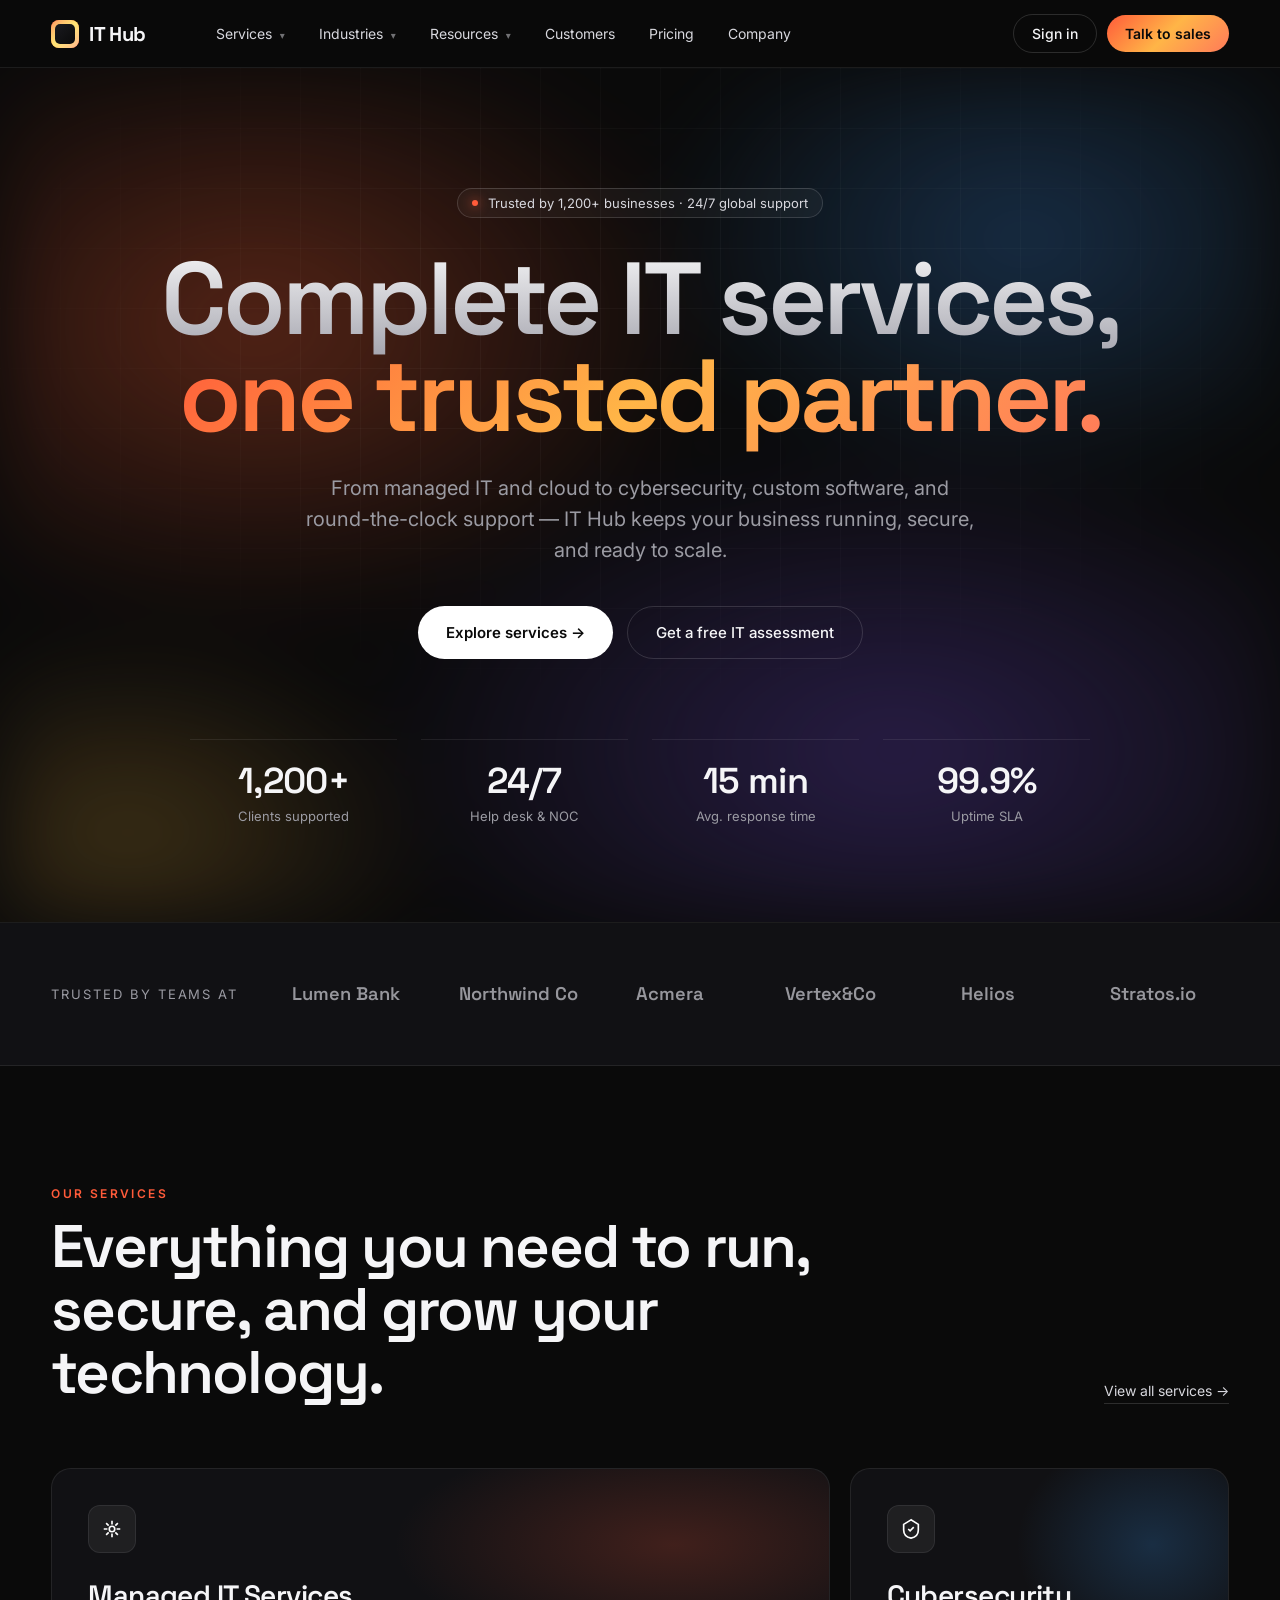
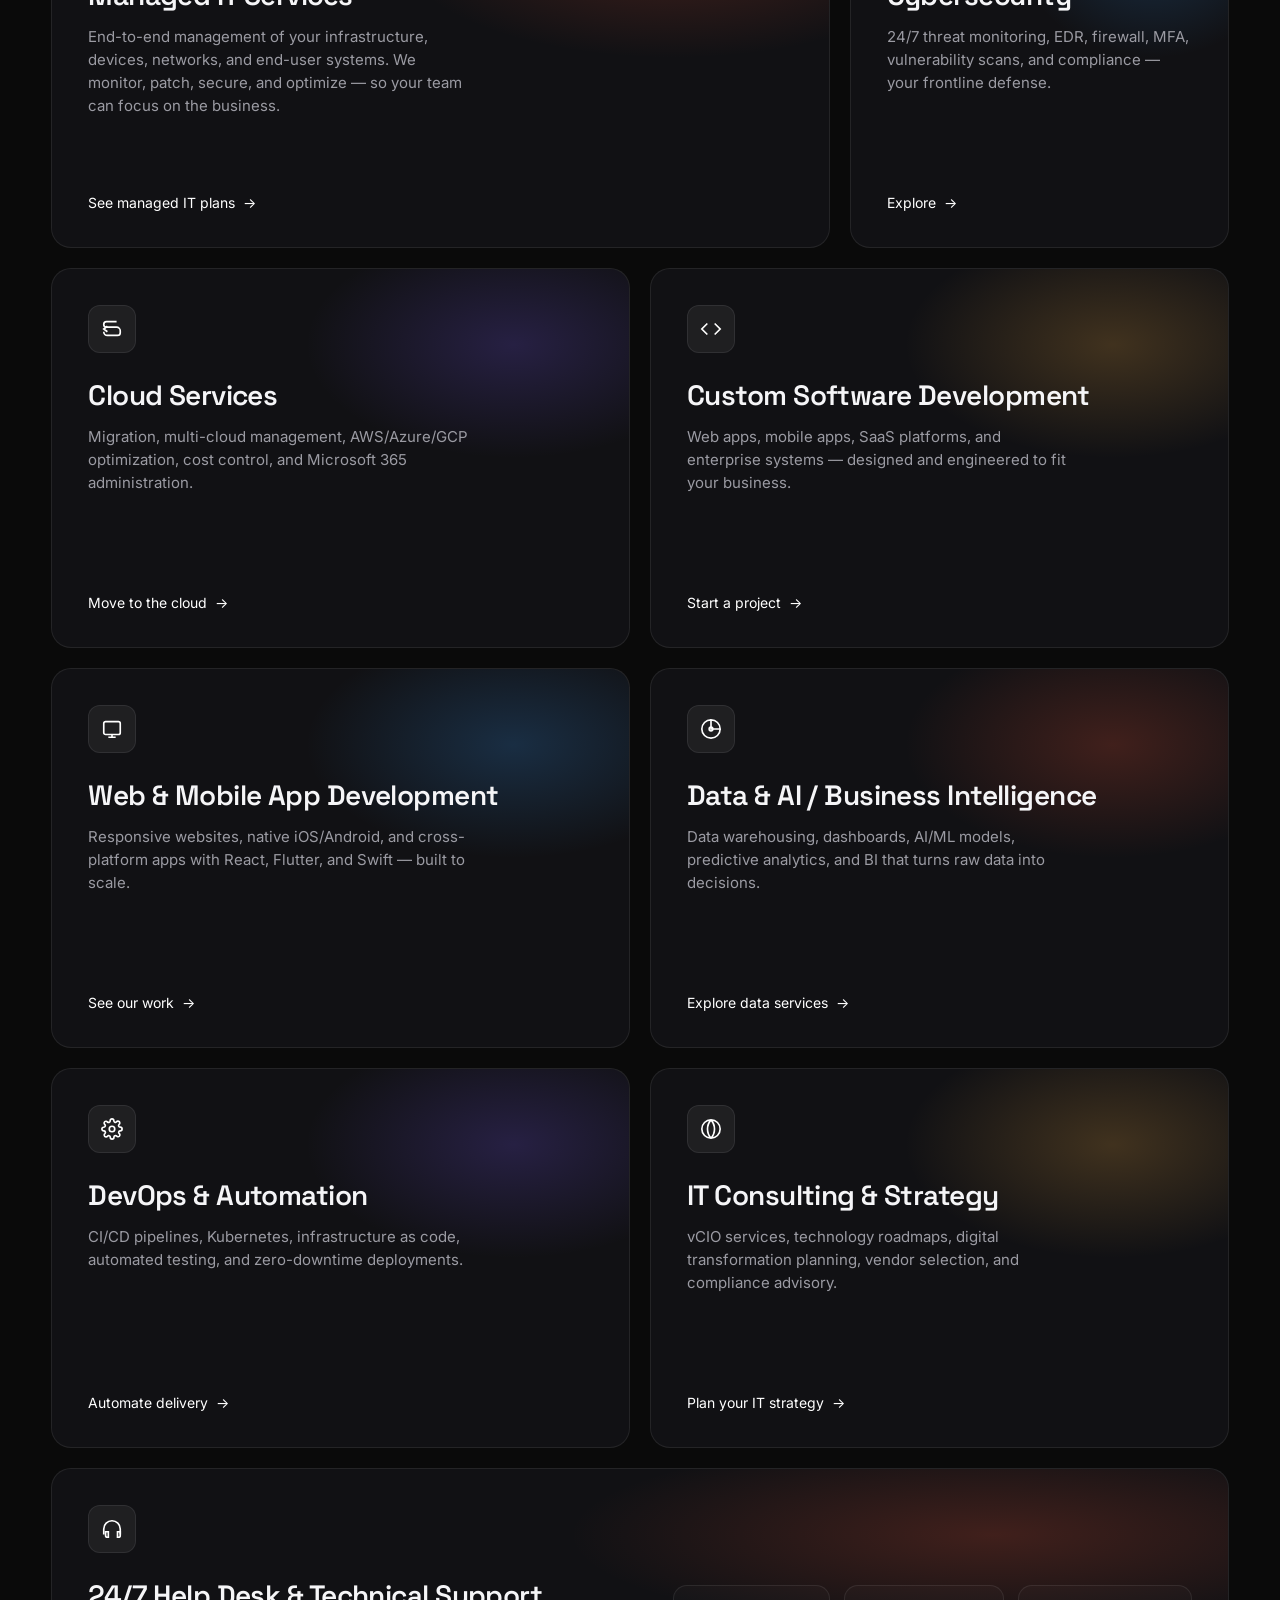
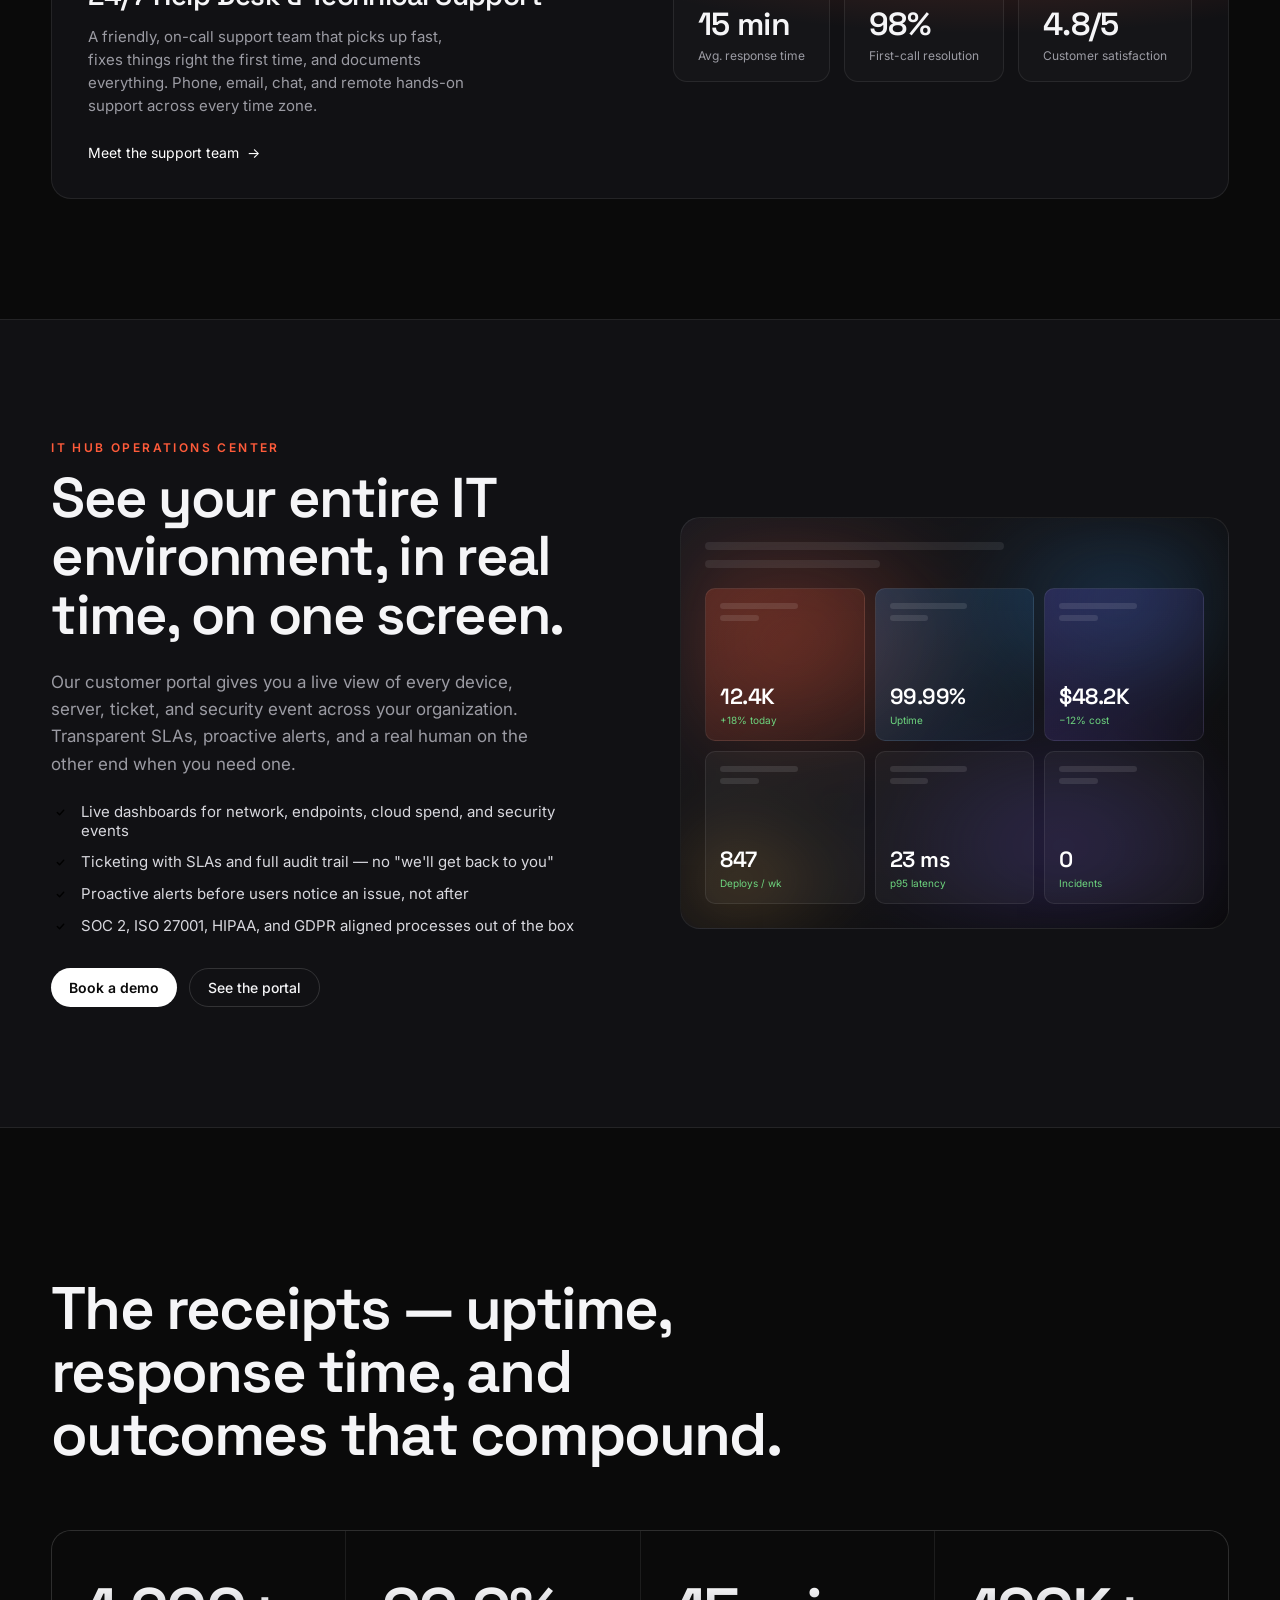
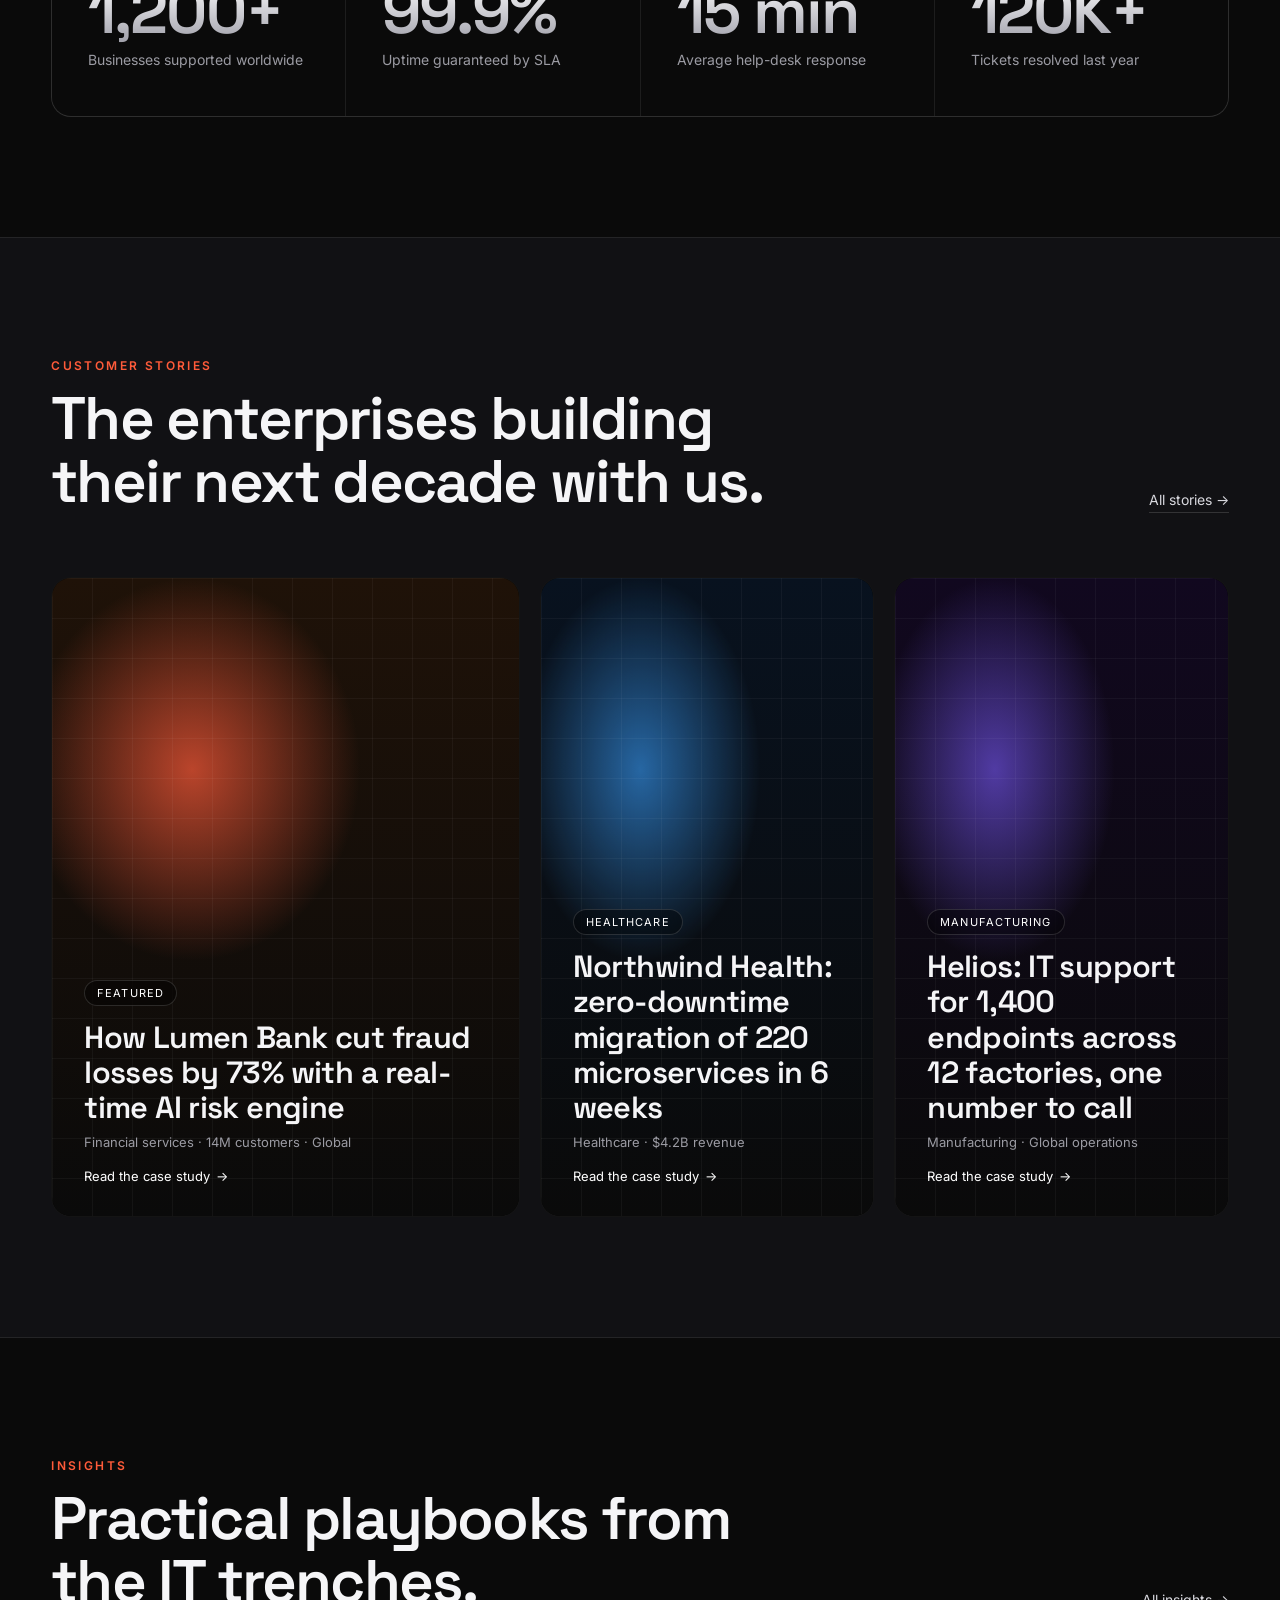
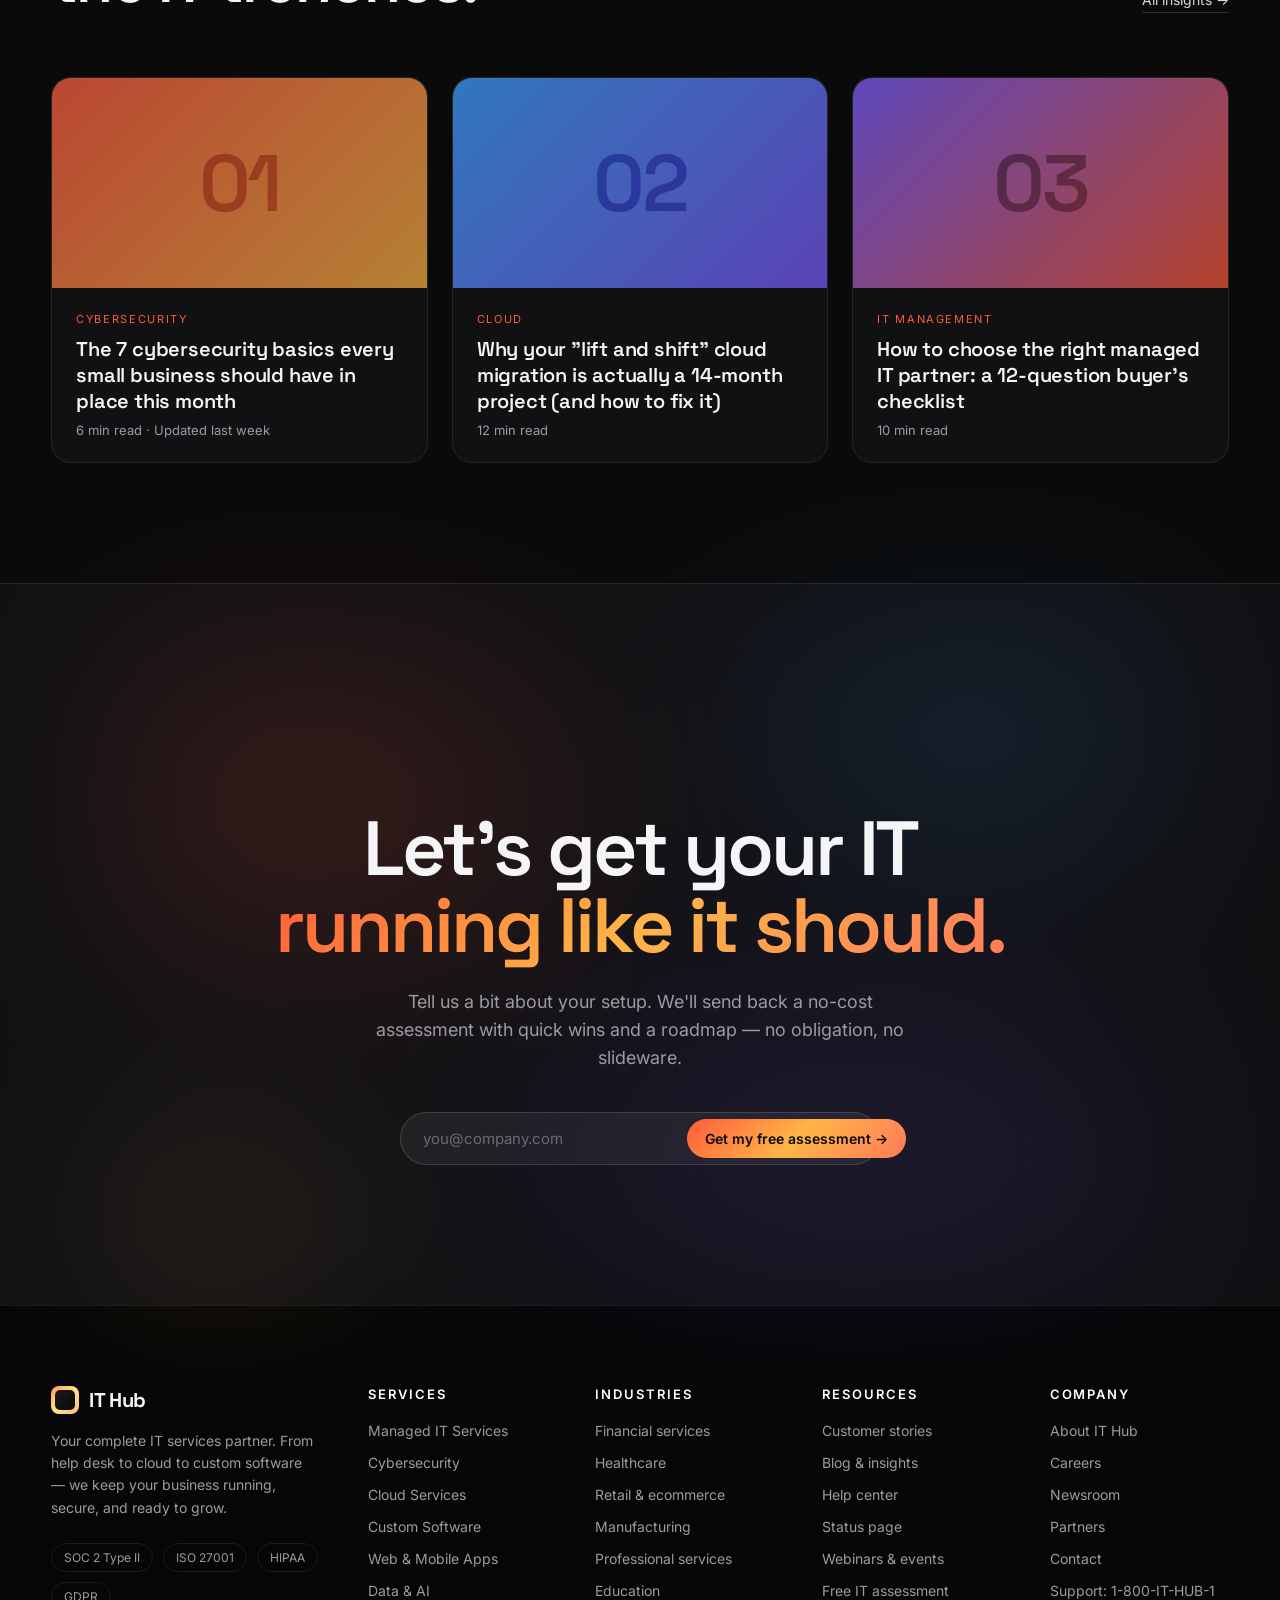
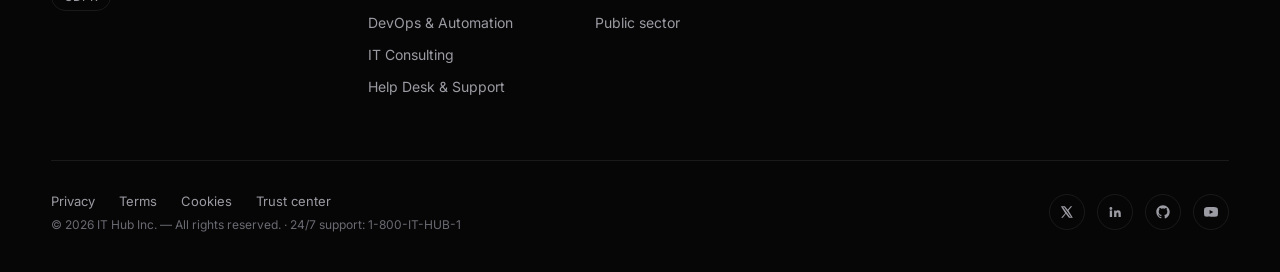
<file: index.html>
<!doctype html>
<html lang="en">
<head>
<meta charset="utf-8" />
<meta name="viewport" content="width=device-width,initial-scale=1" />
<title>IT Hub — Your Complete IT Services Partner</title>
<meta name="description" content="IT Hub is a full-service IT firm delivering managed IT, cloud, cybersecurity, custom software, web & mobile, data, DevOps, and 24/7 support." />
<link rel="preconnect" href="https://fonts.googleapis.com">
<link rel="preconnect" href="https://fonts.gstatic.com" crossorigin>
<link href="https://fonts.googleapis.com/css2?family=Inter:wght@300;400;500;600;700&family=Space+Grotesk:wght@400;500;600;700&display=swap" rel="stylesheet">
<link rel="stylesheet" href="assets/styles.css">
<style>
  /* in-page only (was previously full stylesheet) */

  :root{
    --bg:#0a0a0a;
    --bg-2:#111114;
    --bg-3:#17171c;
    --line:rgba(255,255,255,.08);
    --line-2:rgba(255,255,255,.14);
    --text:#f5f5f7;
    --muted:#9b9ba3;
    --muted-2:#6a6a73;
    --accent:#ff5b3a;          /* warm Adobe-esque */
    --accent-2:#ffb547;
    --blue:#3aa0ff;
    --grad-1: linear-gradient(135deg,#ff5b3a 0%, #ffb547 50%, #ff7a59 100%);
    --grad-2: linear-gradient(135deg,#3aa0ff 0%, #7c5cff 50%, #ff5b3a 100%);
    --grad-mesh: radial-gradient(60% 60% at 20% 30%, rgba(255,91,58,.45) 0%, transparent 60%),
                 radial-gradient(50% 50% at 80% 20%, rgba(58,160,255,.35) 0%, transparent 60%),
                 radial-gradient(70% 60% at 70% 80%, rgba(124,92,255,.35) 0%, transparent 60%),
                 radial-gradient(40% 40% at 10% 90%, rgba(255,181,71,.3) 0%, transparent 60%);
    --maxw: 1440px;
    --pad: clamp(20px, 4vw, 56px);
  }
  *{box-sizing:border-box}
  html,body{margin:0;padding:0;background:var(--bg);color:var(--text);font-family:'Inter',system-ui,-apple-system,sans-serif;-webkit-font-smoothing:antialiased;scroll-behavior:smooth}
  a{color:inherit;text-decoration:none}
  img{max-width:100%;display:block}
  button{font-family:inherit;cursor:pointer;border:0;background:transparent;color:inherit}
  ::selection{background:var(--accent);color:#000}

  /* ---------- NAV ---------- */
  .nav{
    position:sticky;top:0;z-index:100;
    backdrop-filter:saturate(180%) blur(20px);
    -webkit-backdrop-filter:saturate(180%) blur(20px);
    background:rgba(10,10,10,.72);
    border-bottom:1px solid var(--line);
  }
  .nav-inner{max-width:var(--maxw);margin:0 auto;padding:14px var(--pad);display:flex;align-items:center;gap:32px}
  .logo{display:flex;align-items:center;gap:10px;font-family:'Space Grotesk',sans-serif;font-weight:700;font-size:20px;letter-spacing:-.02em}
  .logo-mark{width:28px;height:28px;border-radius:8px;background:var(--grad-1);position:relative;overflow:hidden}
  .logo-mark::after{content:"";position:absolute;inset:4px;border-radius:5px;background:linear-gradient(135deg,#1a1a1f,#0a0a0a)}
  .logo-mark::before{content:"";position:absolute;inset:0;background:var(--grad-1);opacity:.9;mix-blend-mode:screen}
  .nav-links{display:flex;align-items:center;gap:6px;margin-left:24px}
  .nav-link{padding:8px 14px;border-radius:8px;font-size:14px;color:#d8d8de;transition:all .2s}
  .nav-link:hover{background:rgba(255,255,255,.06);color:#fff}
  .nav-link .chev{opacity:.5;margin-left:4px;font-size:10px;transform:translateY(1px)}
  .nav-right{margin-left:auto;display:flex;align-items:center;gap:10px}
  .btn{padding:10px 18px;border-radius:999px;font-size:14px;font-weight:500;transition:all .2s;display:inline-flex;align-items:center;gap:8px;white-space:nowrap}
  .btn-ghost{border:1px solid var(--line-2)}
  .btn-ghost:hover{background:rgba(255,255,255,.06);border-color:rgba(255,255,255,.3)}
  .btn-primary{background:#fff;color:#0a0a0a;font-weight:600}
  .btn-primary:hover{background:#e5e5e8;transform:translateY(-1px)}
  .btn-accent{background:var(--grad-1);color:#0a0a0a;font-weight:600}
  .btn-accent:hover{transform:translateY(-1px);box-shadow:0 10px 30px -10px rgba(255,91,58,.5)}

  /* ---------- HERO ---------- */
  .hero{position:relative;overflow:hidden;padding:120px var(--pad) 80px;border-bottom:1px solid var(--line)}
  .hero-mesh{position:absolute;inset:0;background:var(--grad-mesh);filter:blur(40px);opacity:.7;pointer-events:none}
  .hero-grid{position:absolute;inset:0;background-image:linear-gradient(rgba(255,255,255,.03) 1px,transparent 1px),linear-gradient(90deg,rgba(255,255,255,.03) 1px,transparent 1px);background-size:60px 60px;mask-image:radial-gradient(ellipse 70% 60% at 50% 30%,#000 30%,transparent 80%)}
  .hero-inner{max-width:var(--maxw);margin:0 auto;position:relative;z-index:2;text-align:center}
  .eyebrow{display:inline-flex;align-items:center;gap:10px;padding:6px 14px;border:1px solid var(--line-2);border-radius:999px;font-size:13px;color:#d8d8de;background:rgba(255,255,255,.04);margin-bottom:32px}
  .eyebrow .dot{width:6px;height:6px;border-radius:50%;background:var(--accent);box-shadow:0 0 12px var(--accent);animation:pulse 2s infinite}
  @keyframes pulse{0%,100%{opacity:1}50%{opacity:.4}}
  h1.headline{font-family:'Space Grotesk',sans-serif;font-size:clamp(44px,8vw,108px);line-height:.95;letter-spacing:-.04em;font-weight:600;margin:0 0 28px}
  h1.headline .grad{background:linear-gradient(180deg,#fff 0%,#a0a0aa 100%);-webkit-background-clip:text;background-clip:text;color:transparent}
  h1.headline .accent{background:var(--grad-1);-webkit-background-clip:text;background-clip:text;color:transparent}
  .hero-sub{font-size:clamp(16px,1.6vw,20px);color:var(--muted);max-width:680px;margin:0 auto 40px;line-height:1.55}
  .hero-ctas{display:flex;gap:14px;justify-content:center;flex-wrap:wrap}
  .btn-lg{padding:16px 28px;font-size:15px}
  .hero-meta{margin-top:80px;display:grid;grid-template-columns:repeat(4,1fr);gap:24px;max-width:900px;margin-left:auto;margin-right:auto}
  .hero-meta .item{padding:18px 0;border-top:1px solid var(--line)}
  .hero-meta .num{font-family:'Space Grotesk',sans-serif;font-size:36px;font-weight:600;letter-spacing:-.02em}
  .hero-meta .lbl{font-size:13px;color:var(--muted);margin-top:4px}

  /* ---------- TRUSTED BY ---------- */
  .trusted{padding:60px var(--pad);border-bottom:1px solid var(--line);background:var(--bg-2)}
  .trusted-inner{max-width:var(--maxw);margin:0 auto;display:flex;align-items:center;gap:48px;flex-wrap:wrap;justify-content:space-between}
  .trusted-label{font-size:13px;color:var(--muted);text-transform:uppercase;letter-spacing:.15em}
  .logo-row{display:flex;align-items:center;gap:48px;flex-wrap:wrap;opacity:.7}
  .logo-row svg{height:22px;fill:#cfcfd6}

  /* ---------- SECTION COMMON ---------- */
  section{position:relative}
  .container{max-width:var(--maxw);margin:0 auto;padding:120px var(--pad)}
  .sec-head{display:flex;align-items:end;justify-content:space-between;gap:32px;margin-bottom:64px;flex-wrap:wrap}
  .sec-eyebrow{font-size:12px;color:var(--accent);text-transform:uppercase;letter-spacing:.2em;font-weight:600;margin-bottom:14px;display:block}
  h2.title{font-family:'Space Grotesk',sans-serif;font-size:clamp(34px,5vw,60px);line-height:1.05;letter-spacing:-.03em;font-weight:600;margin:0;max-width:760px}
  .sec-cta{color:#d8d8de;font-size:14px;border-bottom:1px solid var(--line-2);padding-bottom:4px}
  .sec-cta:hover{color:#fff;border-color:#fff}

  /* ---------- SOLUTIONS CARDS ---------- */
  .solutions{background:var(--bg)}
  .cards{display:grid;grid-template-columns:repeat(12,1fr);gap:20px}
  .card{position:relative;overflow:hidden;border-radius:20px;border:1px solid var(--line);background:var(--bg-2);padding:36px;display:flex;flex-direction:column;min-height:380px;transition:all .4s cubic-bezier(.2,.8,.2,1)}
  .card:hover{border-color:var(--line-2);transform:translateY(-4px)}
  .card .visual{position:absolute;inset:0;opacity:.5;transition:opacity .4s;pointer-events:none}
  .card:hover .visual{opacity:.7}
  .card .visual-1{background:radial-gradient(60% 50% at 80% 20%, rgba(255,91,58,.4), transparent 60%)}
  .card .visual-2{background:radial-gradient(60% 50% at 80% 20%, rgba(58,160,255,.4), transparent 60%)}
  .card .visual-3{background:radial-gradient(60% 50% at 80% 20%, rgba(124,92,255,.4), transparent 60%)}
  .card .visual-4{background:radial-gradient(60% 50% at 80% 20%, rgba(255,181,71,.4), transparent 60%)}
  .card .content{position:relative;z-index:2;display:flex;flex-direction:column;height:100%}
  .card .icon{width:48px;height:48px;border-radius:12px;background:rgba(255,255,255,.06);border:1px solid var(--line);display:flex;align-items:center;justify-content:center;margin-bottom:24px;color:#fff}
  .card h3{font-family:'Space Grotesk',sans-serif;font-size:28px;letter-spacing:-.02em;font-weight:600;margin:0 0 12px}
  .card p{color:var(--muted);font-size:15px;line-height:1.55;margin:0 0 24px;max-width:380px}
  .card .more{margin-top:auto;font-size:14px;color:#fff;display:inline-flex;align-items:center;gap:8px}
  .card .more .arr{transition:transform .3s}
  .card:hover .more .arr{transform:translateX(4px)}
  .card-big{grid-column:span 8}
  .card-med{grid-column:span 4}
  .card-half{grid-column:span 6}
  .card-full{grid-column:span 12;min-height:300px}

  /* ---------- SHOWCASE / FEATURE ---------- */
  .showcase{background:var(--bg-2);border-top:1px solid var(--line);border-bottom:1px solid var(--line)}
  .showcase-grid{display:grid;grid-template-columns:1fr 1fr;gap:80px;align-items:center}
  .showcase h2{font-family:'Space Grotesk',sans-serif;font-size:clamp(32px,4.5vw,56px);line-height:1.05;letter-spacing:-.03em;font-weight:600;margin:0 0 24px}
  .showcase p{color:var(--muted);font-size:17px;line-height:1.6;margin:0 0 24px;max-width:520px}
  .checklist{list-style:none;padding:0;margin:0 0 32px;display:grid;gap:12px}
  .checklist li{display:flex;gap:12px;align-items:flex-start;color:#d8d8de;font-size:15px}
  .checklist li::before{content:"";width:18px;height:18px;border-radius:50%;background:var(--grad-1);flex-shrink:0;margin-top:2px;background-image:url("data:image/svg+xml;utf8,<svg xmlns='http://www.w3.org/2000/svg' viewBox='0 0 24 24' fill='none' stroke='%23000' stroke-width='3' stroke-linecap='round' stroke-linejoin='round'><polyline points='5 12 10 17 19 7'/></svg>");background-size:11px;background-repeat:no-repeat;background-position:center}
  .visual-frame{position:relative;aspect-ratio:4/3;border-radius:20px;overflow:hidden;border:1px solid var(--line);background:linear-gradient(135deg,#1a1a1f,#0a0a0a)}
  .visual-frame::before{content:"";position:absolute;inset:0;background:var(--grad-mesh);filter:blur(30px);opacity:.6}
  .visual-frame .ui{position:absolute;inset:24px;display:flex;flex-direction:column;gap:10px}
  .visual-frame .bar{height:8px;border-radius:4px;background:rgba(255,255,255,.08);width:60%}
  .visual-frame .bar.short{width:35%}
  .visual-frame .grid-ui{flex:1;display:grid;grid-template-columns:repeat(3,1fr);gap:10px;margin-top:10px}
  .visual-frame .tile{border-radius:10px;background:rgba(255,255,255,.04);border:1px solid var(--line);padding:14px;display:flex;flex-direction:column;justify-content:space-between}
  .visual-frame .tile .b{height:6px;background:rgba(255,255,255,.1);border-radius:3px;width:60%}
  .visual-frame .tile .b.short{width:30%}
  .visual-frame .tile.t1{background:linear-gradient(135deg,rgba(255,91,58,.2),rgba(255,91,58,.05))}
  .visual-frame .tile.t2{background:linear-gradient(135deg,rgba(58,160,255,.2),rgba(58,160,255,.05))}
  .visual-frame .tile.t3{background:linear-gradient(135deg,rgba(124,92,255,.2),rgba(124,92,255,.05))}
  .visual-frame .stat{font-family:'Space Grotesk',sans-serif;font-size:22px;font-weight:600;letter-spacing:-.02em;color:#fff}
  .visual-frame .trend{font-size:10px;color:#6dd47e;margin-top:4px}

  /* ---------- STATS ---------- */
  .stats{background:var(--bg)}
  .stats-grid{display:grid;grid-template-columns:repeat(4,1fr);gap:1px;background:var(--line);border:1px solid var(--line);border-radius:20px;overflow:hidden}
  .stat-cell{background:var(--bg);padding:48px 36px;display:flex;flex-direction:column;gap:8px}
  .stat-cell .num{font-family:'Space Grotesk',sans-serif;font-size:clamp(40px,5vw,64px);font-weight:600;letter-spacing:-.03em;line-height:1;background:linear-gradient(180deg,#fff,#a0a0aa);-webkit-background-clip:text;background-clip:text;color:transparent}
  .stat-cell .lbl{color:var(--muted);font-size:14px}

  /* ---------- CASE STUDIES ---------- */
  .cases{background:var(--bg-2);border-top:1px solid var(--line);border-bottom:1px solid var(--line)}
  .case-grid{display:grid;grid-template-columns:1.4fr 1fr 1fr;gap:20px;height:640px}
  .case{position:relative;overflow:hidden;border-radius:20px;border:1px solid var(--line);background:#000;display:flex;flex-direction:column;justify-content:flex-end;padding:32px;cursor:pointer;transition:all .4s}
  .case:hover{border-color:var(--line-2)}
  .case .bg{position:absolute;inset:0;transition:transform .8s cubic-bezier(.2,.8,.2,1)}
  .case:hover .bg{transform:scale(1.05)}
  .case.c1 .bg{background:radial-gradient(60% 50% at 30% 30%, rgba(255,91,58,.7), transparent 60%),linear-gradient(180deg,#1f1208,#0a0a0a)}
  .case.c2 .bg{background:radial-gradient(60% 50% at 30% 30%, rgba(58,160,255,.6), transparent 60%),linear-gradient(180deg,#08121f,#0a0a0a)}
  .case.c3 .bg{background:radial-gradient(60% 50% at 30% 30%, rgba(124,92,255,.6), transparent 60%),linear-gradient(180deg,#11081f,#0a0a0a)}
  .case.c1 .bg::after, .case.c2 .bg::after, .case.c3 .bg::after{content:"";position:absolute;inset:0;background-image:linear-gradient(rgba(255,255,255,.04) 1px,transparent 1px),linear-gradient(90deg,rgba(255,255,255,.04) 1px,transparent 1px);background-size:40px 40px}
  .case .tag{position:relative;display:inline-block;align-self:flex-start;padding:5px 12px;border:1px solid var(--line-2);border-radius:999px;font-size:11px;color:#fff;background:rgba(0,0,0,.4);backdrop-filter:blur(10px);margin-bottom:14px;text-transform:uppercase;letter-spacing:.1em}
  .case h3{position:relative;font-family:'Space Grotesk',sans-serif;font-size:clamp(22px,2.4vw,32px);letter-spacing:-.02em;font-weight:600;margin:0 0 8px;line-height:1.15}
  .case .industry{position:relative;font-size:13px;color:var(--muted);margin:0 0 18px}
  .case .link{position:relative;font-size:13px;color:#fff;display:inline-flex;align-items:center;gap:6px}
  .case .link::after{content:"→";transition:transform .3s}
  .case:hover .link::after{transform:translateX(4px)}

  /* ---------- INSIGHTS ---------- */
  .insights{background:var(--bg)}
  .ins-grid{display:grid;grid-template-columns:repeat(3,1fr);gap:24px}
  .ins-card{border-radius:20px;overflow:hidden;border:1px solid var(--line);background:var(--bg-2);transition:all .3s;cursor:pointer}
  .ins-card:hover{border-color:var(--line-2);transform:translateY(-4px)}
  .ins-thumb{aspect-ratio:16/9;position:relative;overflow:hidden;background:linear-gradient(135deg,#1a1a1f,#0a0a0a)}
  .ins-thumb .gradient{position:absolute;inset:0;opacity:.7}
  .ins-thumb.t1 .gradient{background:linear-gradient(135deg,#ff5b3a,#ffb547)}
  .ins-thumb.t2 .gradient{background:linear-gradient(135deg,#3aa0ff,#7c5cff)}
  .ins-thumb.t3 .gradient{background:linear-gradient(135deg,#7c5cff,#ff5b3a)}
  .ins-thumb .glyph{position:absolute;inset:0;display:flex;align-items:center;justify-content:center;font-family:'Space Grotesk',sans-serif;font-size:80px;font-weight:600;letter-spacing:-.04em;color:rgba(0,0,0,.4);mix-blend-mode:overlay}
  .ins-body{padding:24px}
  .ins-body .cat{font-size:11px;text-transform:uppercase;letter-spacing:.15em;color:var(--accent);margin-bottom:10px}
  .ins-body h4{font-family:'Space Grotesk',sans-serif;font-size:20px;font-weight:600;letter-spacing:-.01em;margin:0 0 8px;line-height:1.3}
  .ins-body .meta{font-size:13px;color:var(--muted);margin:0}

  /* ---------- CTA ---------- */
  .cta{background:var(--bg-2);border-top:1px solid var(--line)}
  .cta-inner{max-width:1100px;margin:0 auto;text-align:center;padding:140px var(--pad);position:relative}
  .cta-inner::before{content:"";position:absolute;inset:0;background:var(--grad-mesh);filter:blur(80px);opacity:.4;pointer-events:none}
  .cta-inner > *{position:relative}
  .cta h2{font-family:'Space Grotesk',sans-serif;font-size:clamp(40px,6vw,80px);line-height:1;letter-spacing:-.04em;font-weight:600;margin:0 0 24px}
  .cta p{color:var(--muted);font-size:18px;max-width:560px;margin:0 auto 40px;line-height:1.55}
  .cta-form{display:flex;gap:8px;max-width:480px;margin:0 auto;background:rgba(255,255,255,.06);border:1px solid var(--line-2);border-radius:999px;padding:6px}
  .cta-form input{flex:1;background:transparent;border:0;outline:0;color:#fff;font-size:15px;padding:10px 16px;font-family:inherit}
  .cta-form input::placeholder{color:var(--muted-2)}

  /* ---------- FOOTER ---------- */
  .footer{background:#060606;border-top:1px solid var(--line);padding:80px var(--pad) 40px}
  .footer-inner{max-width:var(--maxw);margin:0 auto}
  .footer-top{display:grid;grid-template-columns:1.5fr repeat(4,1fr);gap:48px;margin-bottom:64px}
  .footer-brand{max-width:300px}
  .footer-brand p{color:var(--muted);font-size:14px;line-height:1.6;margin:16px 0 24px}
  .footer-col h5{font-size:13px;text-transform:uppercase;letter-spacing:.15em;color:#fff;margin:0 0 18px;font-weight:600}
  .footer-col ul{list-style:none;padding:0;margin:0;display:flex;flex-direction:column;gap:12px}
  .footer-col a{color:var(--muted);font-size:14px;transition:color .2s}
  .footer-col a:hover{color:#fff}
  .footer-bottom{display:flex;justify-content:space-between;align-items:center;padding-top:32px;border-top:1px solid var(--line);flex-wrap:wrap;gap:16px}
  .footer-bottom .legal{display:flex;gap:24px;color:var(--muted);font-size:13px;flex-wrap:wrap}
  .footer-bottom .social{display:flex;gap:12px}
  .footer-bottom .social a{width:36px;height:36px;border-radius:50%;border:1px solid var(--line);display:flex;align-items:center;justify-content:center;color:var(--muted);transition:all .2s}
  .footer-bottom .social a:hover{border-color:#fff;color:#fff}
  .copy{color:var(--muted-2);font-size:12px;margin-top:8px}

  /* ---------- REVEAL ANIM ---------- */
  .reveal{opacity:0;transform:translateY(30px);transition:opacity .9s cubic-bezier(.2,.8,.2,1),transform .9s cubic-bezier(.2,.8,.2,1)}
  .reveal.in{opacity:1;transform:none}

  /* ---------- RESPONSIVE ---------- */
  @media (max-width: 1024px){
    .nav-links{display:none}
    .card-big,.card-med,.card-half{grid-column:span 12}
    .showcase-grid{grid-template-columns:1fr;gap:48px}
    .case-grid{grid-template-columns:1fr 1fr;height:auto}
    .case-grid .case{aspect-ratio:4/3}
    .ins-grid{grid-template-columns:1fr 1fr}
    .footer-top{grid-template-columns:1fr 1fr 1fr}
    .stats-grid{grid-template-columns:1fr 1fr}
  }
  @media (max-width: 720px){
    .hero{padding:80px var(--pad) 60px}
    .container{padding:80px var(--pad)}
    .hero-meta{grid-template-columns:1fr 1fr;gap:20px;margin-top:48px}
    .case-grid{grid-template-columns:1fr}
    .ins-grid{grid-template-columns:1fr}
    .footer-top{grid-template-columns:1fr 1fr;gap:32px}
    .footer-brand{grid-column:1/-1}
    .stats-grid{grid-template-columns:1fr 1fr}
    .nav-right .btn-ghost{display:none}
  }
</style>
</head>
<body>

<!-- NAV -->
<nav class="nav">
  <div class="nav-inner">
    <a href="index.html" class="logo">
      <span class="logo-mark"></span>
      <span>IT Hub</span>
    </a>
    <div class="nav-links">
      <a class="nav-link" href="services.html">Services <span class="chev">▾</span></a>
      <a class="nav-link" href="industries.html">Industries <span class="chev">▾</span></a>
      <a class="nav-link" href="resources.html">Resources <span class="chev">▾</span></a>
      <a class="nav-link" href="case-studies.html">Customers</a>
      <a class="nav-link" href="pricing.html">Pricing</a>
      <a class="nav-link" href="about.html">Company</a>
    </div>
    <div class="nav-right">
      <a class="btn btn-ghost" href="signin.html">Sign in</a>
      <a class="btn btn-accent" href="contact.html">Talk to sales</a>
    </div>
  </div>
</nav>

<!-- HERO -->
<header class="hero">
  <div class="hero-mesh"></div>
  <div class="hero-grid"></div>
  <div class="hero-inner">
    <span class="eyebrow reveal"><span class="dot"></span>Trusted by 1,200+ businesses · 24/7 global support</span>
    <h1 class="headline reveal">
      <span class="grad">Complete IT services,</span><br>
      <span class="accent">one trusted partner.</span>
    </h1>
    <p class="hero-sub reveal">From managed IT and cloud to cybersecurity, custom software, and round-the-clock support — IT Hub keeps your business running, secure, and ready to scale.</p>
    <div class="hero-ctas reveal">
      <a class="btn btn-primary btn-lg" href="services.html">Explore services →</a>
      <a class="btn btn-ghost btn-lg" href="contact.html">Get a free IT assessment</a>
    </div>
    <div class="hero-meta reveal">
      <div class="item"><div class="num">1,200+</div><div class="lbl">Clients supported</div></div>
      <div class="item"><div class="num">24/7</div><div class="lbl">Help desk & NOC</div></div>
      <div class="item"><div class="num">15 min</div><div class="lbl">Avg. response time</div></div>
      <div class="item"><div class="num">99.9%</div><div class="lbl">Uptime SLA</div></div>
    </div>
  </div>
</header>

<!-- TRUSTED BY -->
<section class="trusted">
  <div class="trusted-inner">
    <div class="trusted-label">Trusted by teams at</div>
    <div class="logo-row">
      <svg viewBox="0 0 130 24"><text x="0" y="18" font-family="Space Grotesk" font-size="20" font-weight="600" fill="#cfcfd6">Lumen Bank</text></svg>
      <svg viewBox="0 0 140 24"><text x="0" y="18" font-family="Space Grotesk" font-size="20" font-weight="600" fill="#cfcfd6">Northwind Co</text></svg>
      <svg viewBox="0 0 110 24"><text x="0" y="18" font-family="Space Grotesk" font-size="20" font-weight="600" fill="#cfcfd6">Acmera</text></svg>
      <svg viewBox="0 0 140 24"><text x="0" y="18" font-family="Space Grotesk" font-size="20" font-weight="600" fill="#cfcfd6">Vertex&amp;Co</text></svg>
      <svg viewBox="0 0 110 24"><text x="0" y="18" font-family="Space Grotesk" font-size="20" font-weight="600" fill="#cfcfd6">Helios</text></svg>
      <svg viewBox="0 0 130 24"><text x="0" y="18" font-family="Space Grotesk" font-size="20" font-weight="600" fill="#cfcfd6">Stratos.io</text></svg>
    </div>
  </div>
</section>

<!-- SOLUTIONS -->
<section class="solutions">
  <div class="container">
    <div class="sec-head">
      <div>
        <span class="sec-eyebrow reveal">Our services</span>
        <h2 class="title reveal">Everything you need to run, secure, and grow your technology.</h2>
      </div>
      <a class="sec-cta reveal" href="services.html">View all services →</a>
    </div>

    <div class="cards">
      <article class="card card-big reveal">
        <div class="visual visual-1"></div>
        <div class="content">
          <div class="icon">
            <svg width="22" height="22" viewBox="0 0 24 24" fill="none" stroke="currentColor" stroke-width="1.8"><path d="M3 12h4M17 12h4M12 3v4M12 17v4M5.6 5.6l2.8 2.8M15.6 15.6l2.8 2.8M5.6 18.4l2.8-2.8M15.6 8.4l2.8-2.8"/><circle cx="12" cy="12" r="3"/></svg>
          </div>
          <h3>Managed IT Services</h3>
          <p>End-to-end management of your infrastructure, devices, networks, and end-user systems. We monitor, patch, secure, and optimize — so your team can focus on the business.</p>
          <a class="more" href="services.html#managed-it">See managed IT plans <span class="arr">→</span></a>
        </div>
      </article>

      <article class="card card-med reveal">
        <div class="visual visual-2"></div>
        <div class="content">
          <div class="icon">
            <svg width="22" height="22" viewBox="0 0 24 24" fill="none" stroke="currentColor" stroke-width="1.8"><path d="M12 2 4 7v6c0 5 3.5 8 8 9 4.5-1 8-4 8-9V7l-8-5Z"/><path d="m9 12 2 2 4-4"/></svg>
          </div>
          <h3>Cybersecurity</h3>
          <p>24/7 threat monitoring, EDR, firewall, MFA, vulnerability scans, and compliance — your frontline defense.</p>
          <a class="more" href="services.html#cybersecurity">Explore <span class="arr">→</span></a>
        </div>
      </article>

      <article class="card card-half reveal">
        <div class="visual visual-3"></div>
        <div class="content">
          <div class="icon">
            <svg width="22" height="22" viewBox="0 0 24 24" fill="none" stroke="currentColor" stroke-width="1.8"><path d="M3 15a4 4 0 0 0 4 4h11a3 3 0 0 0 3-3v-2a4 4 0 0 0-4-4H6a3 3 0 0 1 0-6h11"/><path d="M7 9 3 12l4 3"/></svg>
          </div>
          <h3>Cloud Services</h3>
          <p>Migration, multi-cloud management, AWS/Azure/GCP optimization, cost control, and Microsoft 365 administration.</p>
          <a class="more" href="services.html#cloud">Move to the cloud <span class="arr">→</span></a>
        </div>
      </article>

      <article class="card card-half reveal">
        <div class="visual visual-4"></div>
        <div class="content">
          <div class="icon">
            <svg width="22" height="22" viewBox="0 0 24 24" fill="none" stroke="currentColor" stroke-width="1.8"><polyline points="16 18 22 12 16 6"/><polyline points="8 6 2 12 8 18"/></svg>
          </div>
          <h3>Custom Software Development</h3>
          <p>Web apps, mobile apps, SaaS platforms, and enterprise systems — designed and engineered to fit your business.</p>
          <a class="more" href="services.html#custom-software">Start a project <span class="arr">→</span></a>
        </div>
      </article>

      <article class="card card-half reveal">
        <div class="visual visual-2"></div>
        <div class="content">
          <div class="icon">
            <svg width="22" height="22" viewBox="0 0 24 24" fill="none" stroke="currentColor" stroke-width="1.8"><rect x="3" y="4" width="18" height="14" rx="2"/><path d="M8 21h8M12 18v3"/></svg>
          </div>
          <h3>Web &amp; Mobile App Development</h3>
          <p>Responsive websites, native iOS/Android, and cross-platform apps with React, Flutter, and Swift — built to scale.</p>
          <a class="more" href="services.html#web-mobile">See our work <span class="arr">→</span></a>
        </div>
      </article>

      <article class="card card-half reveal">
        <div class="visual visual-1"></div>
        <div class="content">
          <div class="icon">
            <svg width="22" height="22" viewBox="0 0 24 24" fill="none" stroke="currentColor" stroke-width="1.8"><path d="M12 2a10 10 0 1 0 10 10"/><path d="M22 12A10 10 0 0 0 12 2v10z"/><circle cx="12" cy="12" r="2"/></svg>
          </div>
          <h3>Data &amp; AI / Business Intelligence</h3>
          <p>Data warehousing, dashboards, AI/ML models, predictive analytics, and BI that turns raw data into decisions.</p>
          <a class="more" href="services.html#data-ai">Explore data services <span class="arr">→</span></a>
        </div>
      </article>

      <article class="card card-half reveal">
        <div class="visual visual-3"></div>
        <div class="content">
          <div class="icon">
            <svg width="22" height="22" viewBox="0 0 24 24" fill="none" stroke="currentColor" stroke-width="1.8"><circle cx="12" cy="12" r="3"/><path d="M19.4 15a1.7 1.7 0 0 0 .3 1.8l.1.1a2 2 0 1 1-2.8 2.8l-.1-.1a1.7 1.7 0 0 0-1.8-.3 1.7 1.7 0 0 0-1 1.5V21a2 2 0 1 1-4 0v-.1a1.7 1.7 0 0 0-1.1-1.5 1.7 1.7 0 0 0-1.8.3l-.1.1a2 2 0 1 1-2.8-2.8l.1-.1a1.7 1.7 0 0 0 .3-1.8 1.7 1.7 0 0 0-1.5-1H3a2 2 0 1 1 0-4h.1a1.7 1.7 0 0 0 1.5-1.1 1.7 1.7 0 0 0-.3-1.8l-.1-.1a2 2 0 1 1 2.8-2.8l.1.1a1.7 1.7 0 0 0 1.8.3H9a1.7 1.7 0 0 0 1-1.5V3a2 2 0 1 1 4 0v.1a1.7 1.7 0 0 0 1 1.5 1.7 1.7 0 0 0 1.8-.3l.1-.1a2 2 0 1 1 2.8 2.8l-.1.1a1.7 1.7 0 0 0-.3 1.8V9a1.7 1.7 0 0 0 1.5 1H21a2 2 0 1 1 0 4h-.1a1.7 1.7 0 0 0-1.5 1z"/></svg>
          </div>
          <h3>DevOps &amp; Automation</h3>
          <p>CI/CD pipelines, Kubernetes, infrastructure as code, automated testing, and zero-downtime deployments.</p>
          <a class="more" href="services.html#devops">Automate delivery <span class="arr">→</span></a>
        </div>
      </article>

      <article class="card card-half reveal">
        <div class="visual visual-4"></div>
        <div class="content">
          <div class="icon">
            <svg width="22" height="22" viewBox="0 0 24 24" fill="none" stroke="currentColor" stroke-width="1.8"><path d="M2 12a10 10 0 0 1 20 0M2 12a10 10 0 0 0 20 0M12 2a15 15 0 0 1 0 20M12 2a15 15 0 0 0 0 20"/></svg>
          </div>
          <h3>IT Consulting &amp; Strategy</h3>
          <p>vCIO services, technology roadmaps, digital transformation planning, vendor selection, and compliance advisory.</p>
          <a class="more" href="services.html#consulting">Plan your IT strategy <span class="arr">→</span></a>
        </div>
      </article>

      <article class="card card-full reveal">
        <div class="visual visual-1"></div>
        <div class="content" style="flex-direction:row;align-items:center;gap:40px;flex-wrap:wrap">
          <div style="flex:1;min-width:280px">
            <div class="icon">
              <svg width="22" height="22" viewBox="0 0 24 24" fill="none" stroke="currentColor" stroke-width="1.8"><path d="M3 18v-6a9 9 0 0 1 18 0v6"/><path d="M21 19a2 2 0 0 1-2 2h-1v-6h3zM5 19a2 2 0 0 0 2 2h1v-6H5z"/></svg>
            </div>
            <h3>24/7 Help Desk &amp; Technical Support</h3>
            <p>A friendly, on-call support team that picks up fast, fixes things right the first time, and documents everything. Phone, email, chat, and remote hands-on support across every time zone.</p>
            <a class="more" href="services.html#help-desk">Meet the support team <span class="arr">→</span></a>
          </div>
          <div style="display:flex;gap:14px;flex-wrap:wrap">
            <div style="padding:18px 24px;border:1px solid var(--line);border-radius:14px;background:rgba(255,255,255,.02)">
              <div style="font-family:'Space Grotesk';font-size:32px;font-weight:600;letter-spacing:-.02em">15 min</div>
              <div style="font-size:12px;color:var(--muted);margin-top:4px">Avg. response time</div>
            </div>
            <div style="padding:18px 24px;border:1px solid var(--line);border-radius:14px;background:rgba(255,255,255,.02)">
              <div style="font-family:'Space Grotesk';font-size:32px;font-weight:600;letter-spacing:-.02em">98%</div>
              <div style="font-size:12px;color:var(--muted);margin-top:4px">First-call resolution</div>
            </div>
            <div style="padding:18px 24px;border:1px solid var(--line);border-radius:14px;background:rgba(255,255,255,.02)">
              <div style="font-family:'Space Grotesk';font-size:32px;font-weight:600;letter-spacing:-.02em">4.8/5</div>
              <div style="font-size:12px;color:var(--muted);margin-top:4px">Customer satisfaction</div>
            </div>
          </div>
        </div>
      </article>
    </div>
  </div>
</section>

<!-- SHOWCASE / FEATURE -->
<section class="showcase">
  <div class="container">
    <div class="showcase-grid">
      <div class="reveal">
        <span class="sec-eyebrow">IT Hub Operations Center</span>
        <h2>See your entire IT environment, in real time, on one screen.</h2>
        <p>Our customer portal gives you a live view of every device, server, ticket, and security event across your organization. Transparent SLAs, proactive alerts, and a real human on the other end when you need one.</p>
        <ul class="checklist">
          <li>Live dashboards for network, endpoints, cloud spend, and security events</li>
          <li>Ticketing with SLAs and full audit trail — no "we'll get back to you"</li>
          <li>Proactive alerts before users notice an issue, not after</li>
          <li>SOC 2, ISO 27001, HIPAA, and GDPR aligned processes out of the box</li>
        </ul>
        <div style="display:flex;gap:12px;flex-wrap:wrap">
          <a class="btn btn-primary" href="contact.html">Book a demo</a>
          <a class="btn btn-ghost" href="contact.html">See the portal</a>
        </div>
      </div>
      <div class="visual-frame reveal">
        <div class="ui">
          <div class="bar"></div>
          <div class="bar short"></div>
          <div class="grid-ui">
            <div class="tile t1">
              <div>
                <div class="b"></div>
                <div class="b short" style="margin-top:6px"></div>
              </div>
              <div>
                <div class="stat">12.4K</div>
                <div class="trend">+18% today</div>
              </div>
            </div>
            <div class="tile t2">
              <div>
                <div class="b"></div>
                <div class="b short" style="margin-top:6px"></div>
              </div>
              <div>
                <div class="stat">99.99%</div>
                <div class="trend">Uptime</div>
              </div>
            </div>
            <div class="tile t3">
              <div>
                <div class="b"></div>
                <div class="b short" style="margin-top:6px"></div>
              </div>
              <div>
                <div class="stat">$48.2K</div>
                <div class="trend">−12% cost</div>
              </div>
            </div>
            <div class="tile">
              <div>
                <div class="b"></div>
                <div class="b short" style="margin-top:6px"></div>
              </div>
              <div>
                <div class="stat">847</div>
                <div class="trend">Deploys / wk</div>
              </div>
            </div>
            <div class="tile">
              <div>
                <div class="b"></div>
                <div class="b short" style="margin-top:6px"></div>
              </div>
              <div>
                <div class="stat">23 ms</div>
                <div class="trend">p95 latency</div>
              </div>
            </div>
            <div class="tile">
              <div>
                <div class="b"></div>
                <div class="b short" style="margin-top:6px"></div>
              </div>
              <div>
                <div class="stat">0</div>
                <div class="trend">Incidents</div>
              </div>
            </div>
          </div>
        </div>
      </div>
    </div>
  </div>
</section>

<!-- STATS -->
<section>
  <div class="container">
    <div class="sec-head">
      <div>
        <span class="sec-eyebrow reveal">By the numbers</span>
        <h2 class="title reveal">The receipts — uptime, response time, and outcomes that compound.</h2>
      </div>
    </div>
    <div class="stats-grid reveal">
      <div class="stat-cell"><div class="num">1,200+</div><div class="lbl">Businesses supported worldwide</div></div>
      <div class="stat-cell"><div class="num">99.9%</div><div class="lbl">Uptime guaranteed by SLA</div></div>
      <div class="stat-cell"><div class="num">15 min</div><div class="lbl">Average help-desk response</div></div>
      <div class="stat-cell"><div class="num">120K+</div><div class="lbl">Tickets resolved last year</div></div>
    </div>
  </div>
</section>

<!-- CASES -->
<section class="cases">
  <div class="container">
    <div class="sec-head">
      <div>
        <span class="sec-eyebrow reveal">Customer stories</span>
        <h2 class="title reveal">The enterprises building their next decade with us.</h2>
      </div>
      <a class="sec-cta reveal" href="case-studies.html">All stories →</a>
    </div>
    <div class="case-grid">
      <article class="case c1 reveal">
        <div class="bg"></div>
        <span class="tag">Featured</span>
        <h3>How Lumen Bank cut fraud losses by 73% with a real-time AI risk engine</h3>
        <p class="industry">Financial services · 14M customers · Global</p>
        <span class="link">Read the case study</span>
      </article>
      <article class="case c2 reveal">
        <div class="bg"></div>
        <span class="tag">Healthcare</span>
        <h3>Northwind Health: zero-downtime migration of 220 microservices in 6 weeks</h3>
        <p class="industry">Healthcare · $4.2B revenue</p>
        <span class="link">Read the case study</span>
      </article>
      <article class="case c3 reveal">
        <div class="bg"></div>
        <span class="tag">Manufacturing</span>
        <h3>Helios: IT support for 1,400 endpoints across 12 factories, one number to call</h3>
        <p class="industry">Manufacturing · Global operations</p>
        <span class="link">Read the case study</span>
      </article>
    </div>
  </div>
</section>

<!-- INSIGHTS -->
<section>
  <div class="container">
    <div class="sec-head">
      <div>
        <span class="sec-eyebrow reveal">Insights</span>
        <h2 class="title reveal">Practical playbooks from the IT trenches.</h2>
      </div>
      <a class="sec-cta reveal" href="resources.html">All insights →</a>
    </div>
    <div class="ins-grid">
      <article class="ins-card reveal">
        <div class="ins-thumb t1">
          <div class="gradient"></div>
          <div class="glyph">01</div>
        </div>
        <div class="ins-body">
          <div class="cat">Cybersecurity</div>
          <h4>The 7 cybersecurity basics every small business should have in place this month</h4>
          <p class="meta">6 min read · Updated last week</p>
        </div>
      </article>
      <article class="ins-card reveal">
        <div class="ins-thumb t2">
          <div class="gradient"></div>
          <div class="glyph">02</div>
        </div>
        <div class="ins-body">
          <div class="cat">Cloud</div>
          <h4>Why your "lift and shift" cloud migration is actually a 14-month project (and how to fix it)</h4>
          <p class="meta">12 min read</p>
        </div>
      </article>
      <article class="ins-card reveal">
        <div class="ins-thumb t3">
          <div class="gradient"></div>
          <div class="glyph">03</div>
        </div>
        <div class="ins-body">
          <div class="cat">IT Management</div>
          <h4>How to choose the right managed IT partner: a 12-question buyer's checklist</h4>
          <p class="meta">10 min read</p>
        </div>
      </article>
    </div>
  </div>
</section>

<!-- CTA -->
<section class="cta">
  <div class="cta-inner">
    <span class="eyebrow reveal"><span class="dot"></span> Free 30-minute IT assessment</span>
    <h2 class="reveal" style="margin-top:24px">Let's get your IT<br><span class="accent" style="background:var(--grad-1);-webkit-background-clip:text;background-clip:text;color:transparent">running like it should.</span></h2>
    <p class="reveal">Tell us a bit about your setup. We'll send back a no-cost assessment with quick wins and a roadmap — no obligation, no slideware.</p>
    <form class="cta-form reveal" onsubmit="event.preventDefault(); this.querySelector('input').value='Thanks — your assessment is on the way.'">
      <input type="email" placeholder="you@company.com" required>
      <button class="btn btn-accent" type="submit">Get my free assessment →</button>
    </form>
  </div>
</section>

<!-- FOOTER -->
<footer class="footer">
  <div class="footer-inner">
    <div class="footer-top">
      <div class="footer-brand">
        <a href="index.html" class="logo"><span class="logo-mark"></span><span>IT Hub</span></a>
        <p>Your complete IT services partner. From help desk to cloud to custom software — we keep your business running, secure, and ready to grow.</p>
        <div style="display:flex;gap:10px;flex-wrap:wrap">
          <span style="padding:6px 12px;border:1px solid var(--line);border-radius:999px;font-size:12px;color:var(--muted)">SOC 2 Type II</span>
          <span style="padding:6px 12px;border:1px solid var(--line);border-radius:999px;font-size:12px;color:var(--muted)">ISO 27001</span>
          <span style="padding:6px 12px;border:1px solid var(--line);border-radius:999px;font-size:12px;color:var(--muted)">HIPAA</span>
          <span style="padding:6px 12px;border:1px solid var(--line);border-radius:999px;font-size:12px;color:var(--muted)">GDPR</span>
        </div>
      </div>
      <div class="footer-col">
        <h5>Services</h5>
        <ul>
          <li><a href="services.html#managed-it">Managed IT Services</a></li>
          <li><a href="services.html#cybersecurity">Cybersecurity</a></li>
          <li><a href="services.html#cloud">Cloud Services</a></li>
          <li><a href="services.html#custom-software">Custom Software</a></li>
          <li><a href="services.html#web-mobile">Web &amp; Mobile Apps</a></li>
          <li><a href="services.html#data-ai">Data &amp; AI</a></li>
          <li><a href="services.html#devops">DevOps &amp; Automation</a></li>
          <li><a href="services.html#consulting">IT Consulting</a></li>
          <li><a href="services.html#help-desk">Help Desk &amp; Support</a></li>
        </ul>
      </div>
      <div class="footer-col">
        <h5>Industries</h5>
        <ul>
          <li><a href="industries.html#financial">Financial services</a></li>
          <li><a href="industries.html#healthcare">Healthcare</a></li>
          <li><a href="industries.html#retail">Retail &amp; ecommerce</a></li>
          <li><a href="industries.html#manufacturing">Manufacturing</a></li>
          <li><a href="industries.html#professional">Professional services</a></li>
          <li><a href="industries.html#education">Education</a></li>
          <li><a href="industries.html#public">Public sector</a></li>
        </ul>
      </div>
      <div class="footer-col">
        <h5>Resources</h5>
        <ul>
          <li><a href="case-studies.html">Customer stories</a></li>
          <li><a href="resources.html">Blog &amp; insights</a></li>
          <li><a href="resources.html#help-center">Help center</a></li>
          <li><a href="resources.html#status">Status page</a></li>
          <li><a href="resources.html#events">Webinars &amp; events</a></li>
          <li><a href="contact.html">Free IT assessment</a></li>
        </ul>
      </div>
      <div class="footer-col">
        <h5>Company</h5>
        <ul>
          <li><a href="about.html">About IT Hub</a></li>
          <li><a href="about.html#careers">Careers</a></li>
          <li><a href="about.html#newsroom">Newsroom</a></li>
          <li><a href="about.html#partners">Partners</a></li>
          <li><a href="contact.html">Contact</a></li>
          <li><a href="contact.html">Support: 1-800-IT-HUB-1</a></li>
        </ul>
      </div>
    </div>
    <div class="footer-bottom">
      <div>
        <div class="legal">
          <a href="privacy.html">Privacy</a>
          <a href="terms.html">Terms</a>
          <a href="privacy.html#cookies">Cookies</a>
          <a href="about.html#trust">Trust center</a>
        </div>
        <div class="copy">© 2026 IT Hub Inc. — All rights reserved.  ·  24/7 support: 1-800-IT-HUB-1</div>
      </div>
      <div class="social">
        <a href="#" aria-label="X"><svg width="14" height="14" viewBox="0 0 24 24" fill="currentColor"><path d="M18.244 2H21l-6.52 7.45L22 22h-6.7l-5.24-6.85L4.8 22H2l7-8L1.5 2H8.4l4.74 6.27L18.244 2Zm-1.18 18h1.65L7.04 4H5.3l11.764 16Z"/></svg></a>
        <a href="#" aria-label="LinkedIn"><svg width="14" height="14" viewBox="0 0 24 24" fill="currentColor"><path d="M4.98 3.5a2.5 2.5 0 1 1 0 5.001 2.5 2.5 0 0 1 0-5ZM3 9.5h4v11H3v-11Zm6.5 0h3.8v1.5h.06c.53-1 1.83-2.06 3.77-2.06 4.04 0 4.79 2.66 4.79 6.11v5.45h-4v-4.83c0-1.15-.02-2.63-1.6-2.63-1.6 0-1.85 1.25-1.85 2.55v4.91h-4v-11Z"/></svg></a>
        <a href="#" aria-label="GitHub"><svg width="14" height="14" viewBox="0 0 24 24" fill="currentColor"><path d="M12 .5C5.65.5.5 5.65.5 12c0 5.08 3.29 9.39 7.86 10.92.58.1.79-.25.79-.56v-2.13c-3.2.7-3.87-1.37-3.87-1.37-.52-1.32-1.28-1.67-1.28-1.67-1.04-.72.08-.7.08-.7 1.16.08 1.77 1.19 1.77 1.19 1.03 1.77 2.7 1.26 3.36.96.1-.75.4-1.26.73-1.55-2.55-.29-5.24-1.28-5.24-5.69 0-1.26.45-2.28 1.18-3.08-.12-.29-.51-1.46.11-3.04 0 0 .97-.31 3.18 1.18.92-.26 1.91-.39 2.89-.39.98 0 1.97.13 2.89.39 2.21-1.49 3.18-1.18 3.18-1.18.62 1.58.23 2.75.11 3.04.74.8 1.18 1.82 1.18 3.08 0 4.42-2.7 5.4-5.26 5.69.41.36.78 1.07.78 2.16v3.2c0 .31.21.67.8.56C20.21 21.39 23.5 17.08 23.5 12 23.5 5.65 18.35.5 12 .5Z"/></svg></a>
        <a href="#" aria-label="YouTube"><svg width="14" height="14" viewBox="0 0 24 24" fill="currentColor"><path d="M23.5 6.2a3 3 0 0 0-2.1-2.12C19.5 3.5 12 3.5 12 3.5s-7.5 0-9.4.58A3 3 0 0 0 .5 6.2C0 8.1 0 12 0 12s0 3.9.5 5.8a3 3 0 0 0 2.1 2.12c1.9.58 9.4.58 9.4.58s7.5 0 9.4-.58a3 3 0 0 0 2.1-2.12c.5-1.9.5-5.8.5-5.8s0-3.9-.5-5.8ZM9.6 15.6V8.4l6.3 3.6-6.3 3.6Z"/></svg></a>
      </div>
    </div>
  </div>
</footer>

<script>
  // Reveal on scroll
  const io = new IntersectionObserver((entries)=>{
    entries.forEach(e=>{ if(e.isIntersecting) e.target.classList.add('in') });
  }, { threshold: 0.12, rootMargin: '0px 0px -50px 0px' });
  document.querySelectorAll('.reveal').forEach(el=>io.observe(el));

  // Subtle parallax on hero mesh
  const mesh = document.querySelector('.hero-mesh');
  if (mesh) {
    window.addEventListener('mousemove', (e)=>{
      const x = (e.clientX / window.innerWidth - 0.5) * 30;
      const y = (e.clientY / window.innerHeight - 0.5) * 30;
      mesh.style.transform = `translate(${x}px, ${y}px)`;
    });
  }

  // Hero mesh gentle drift
  let t = 0;
  setInterval(()=>{
    if (!mesh) return;
    t += 0.008;
    mesh.style.filter = `blur(40px) hue-rotate(${Math.sin(t)*8}deg)`;
  }, 50);
</script>
</body>
</html>
</file>
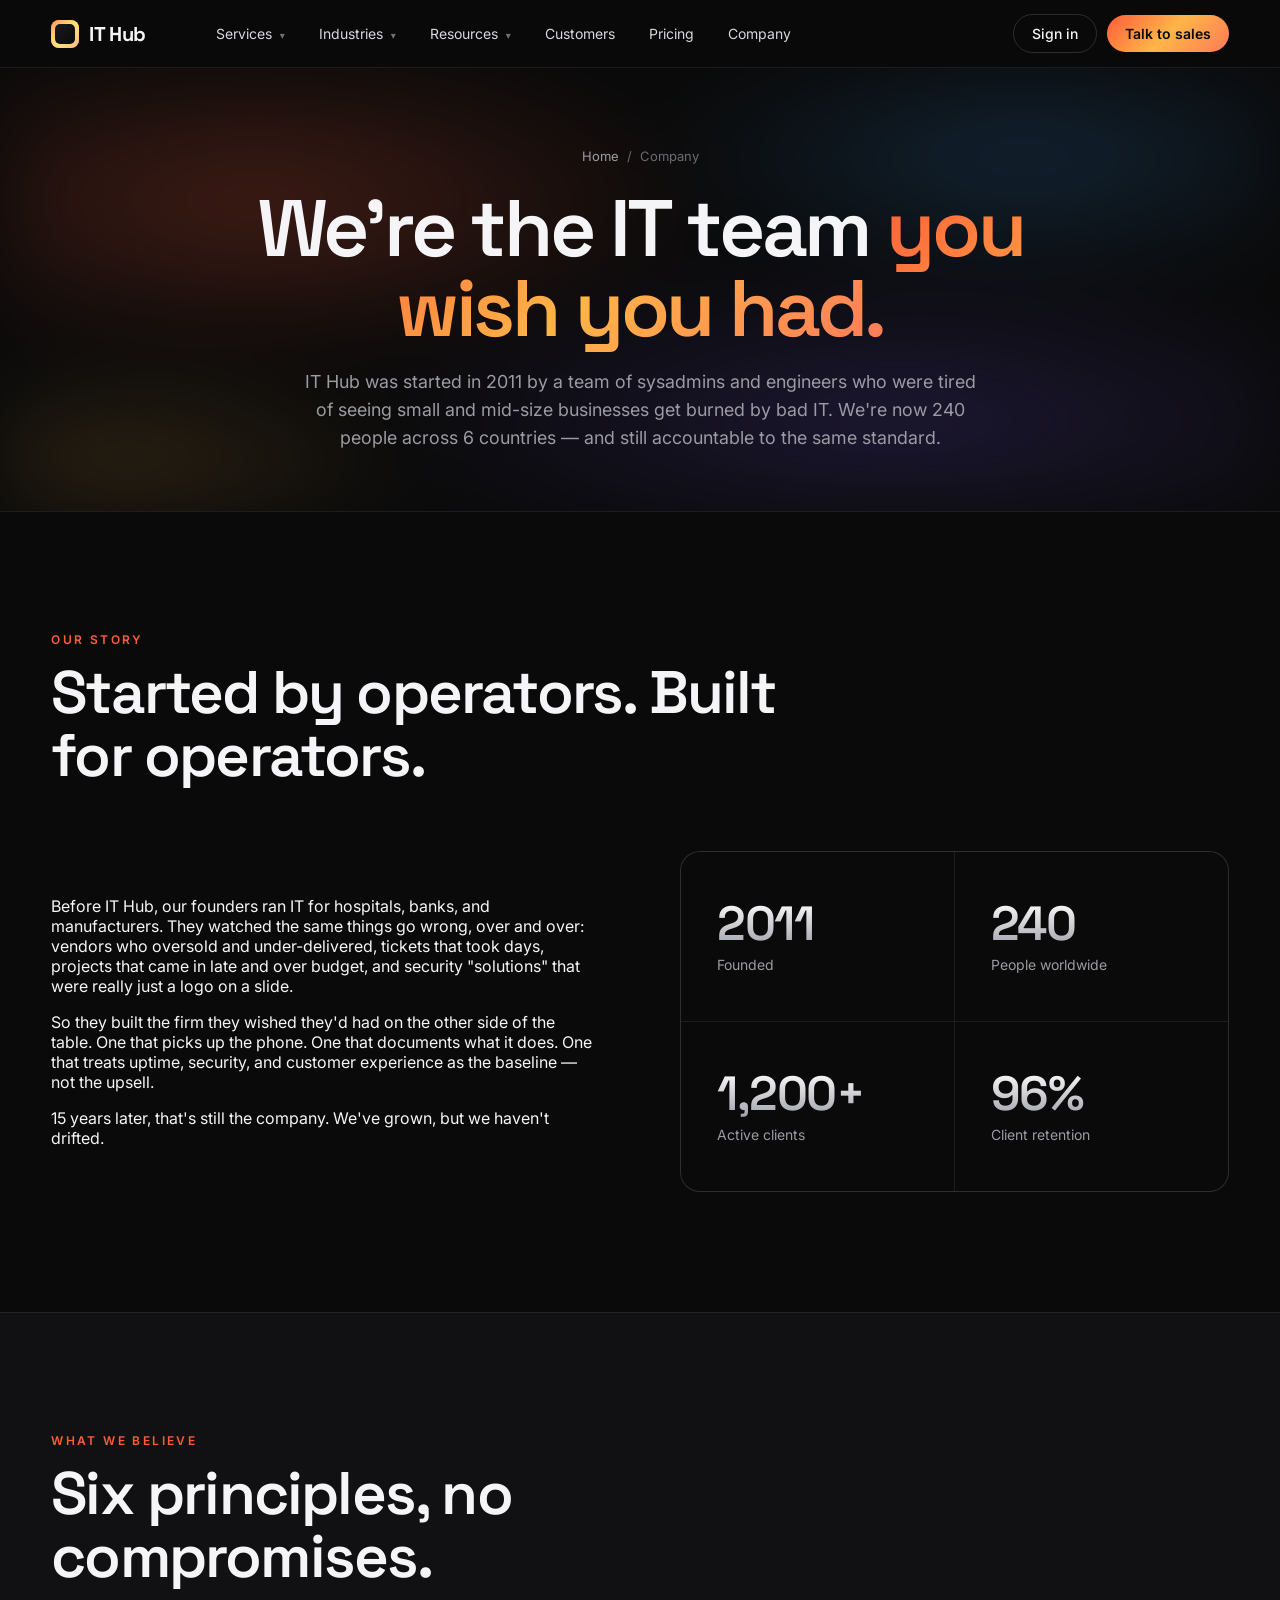
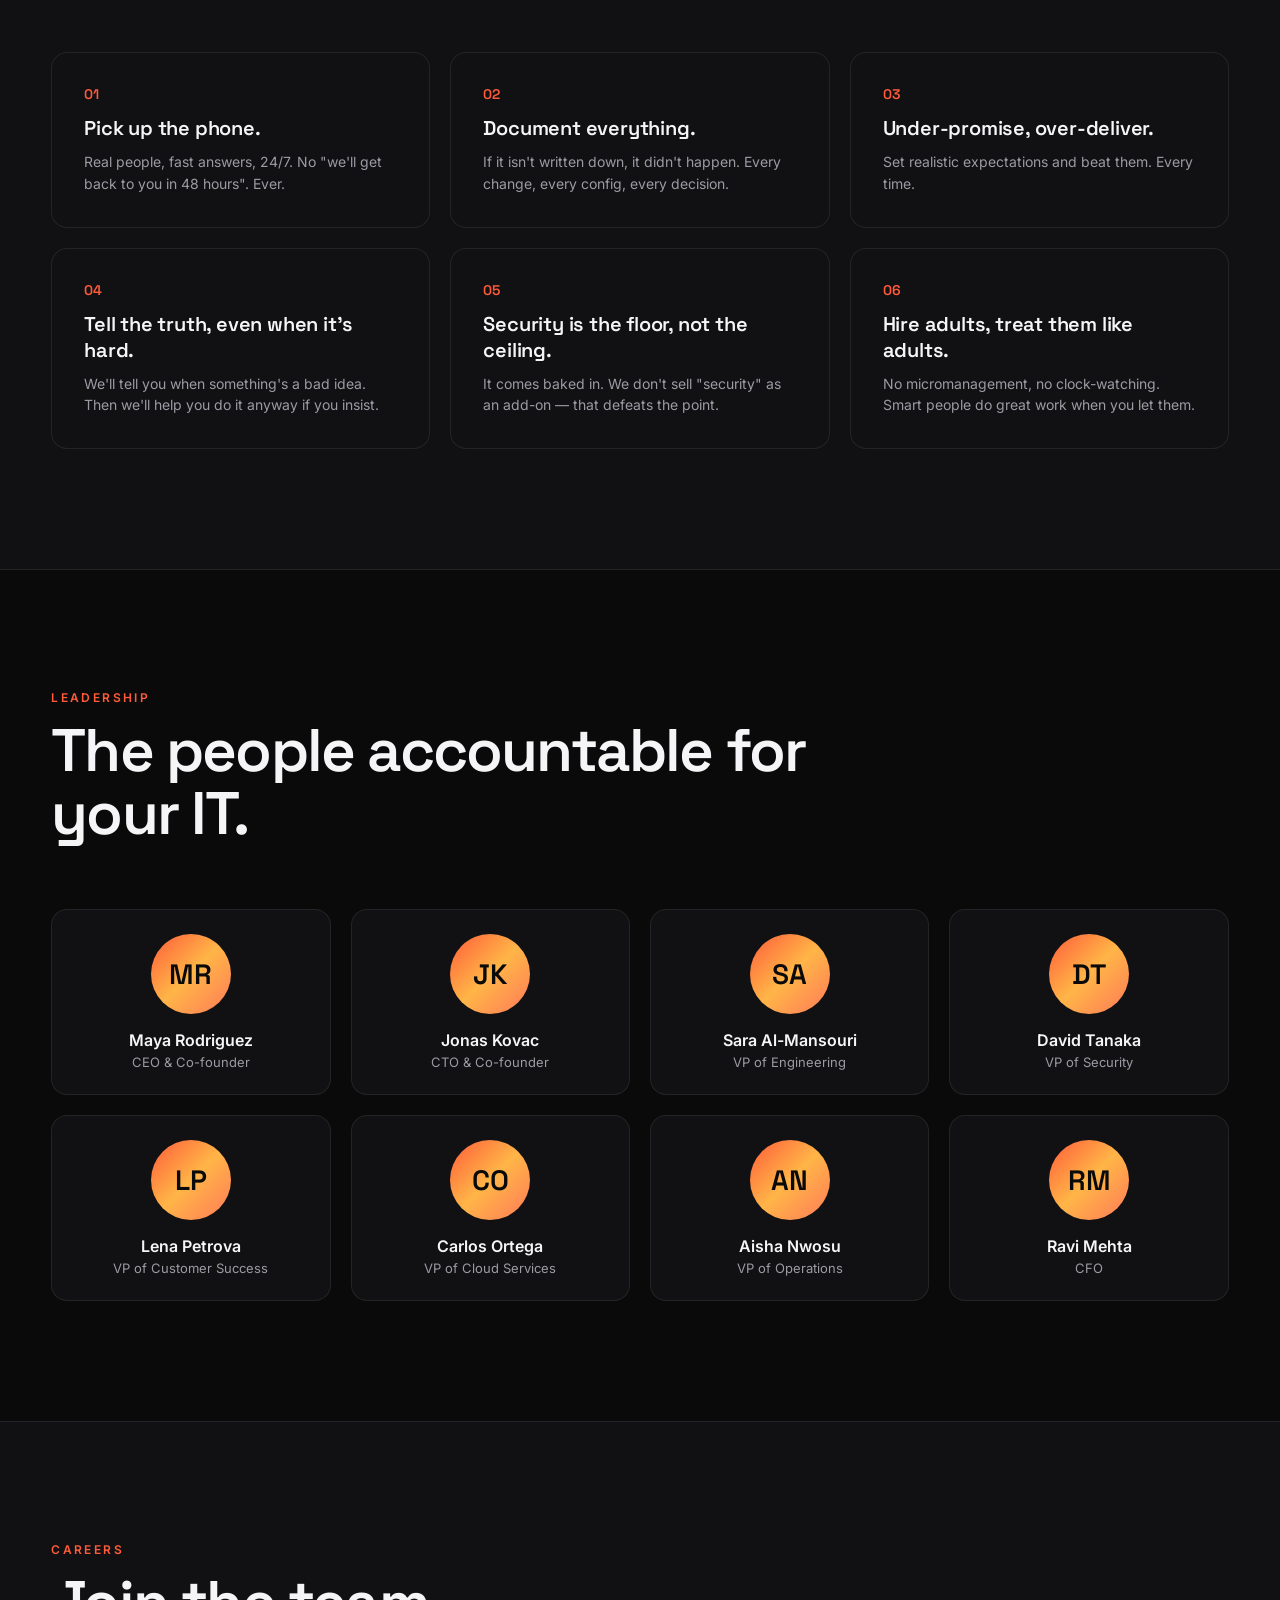
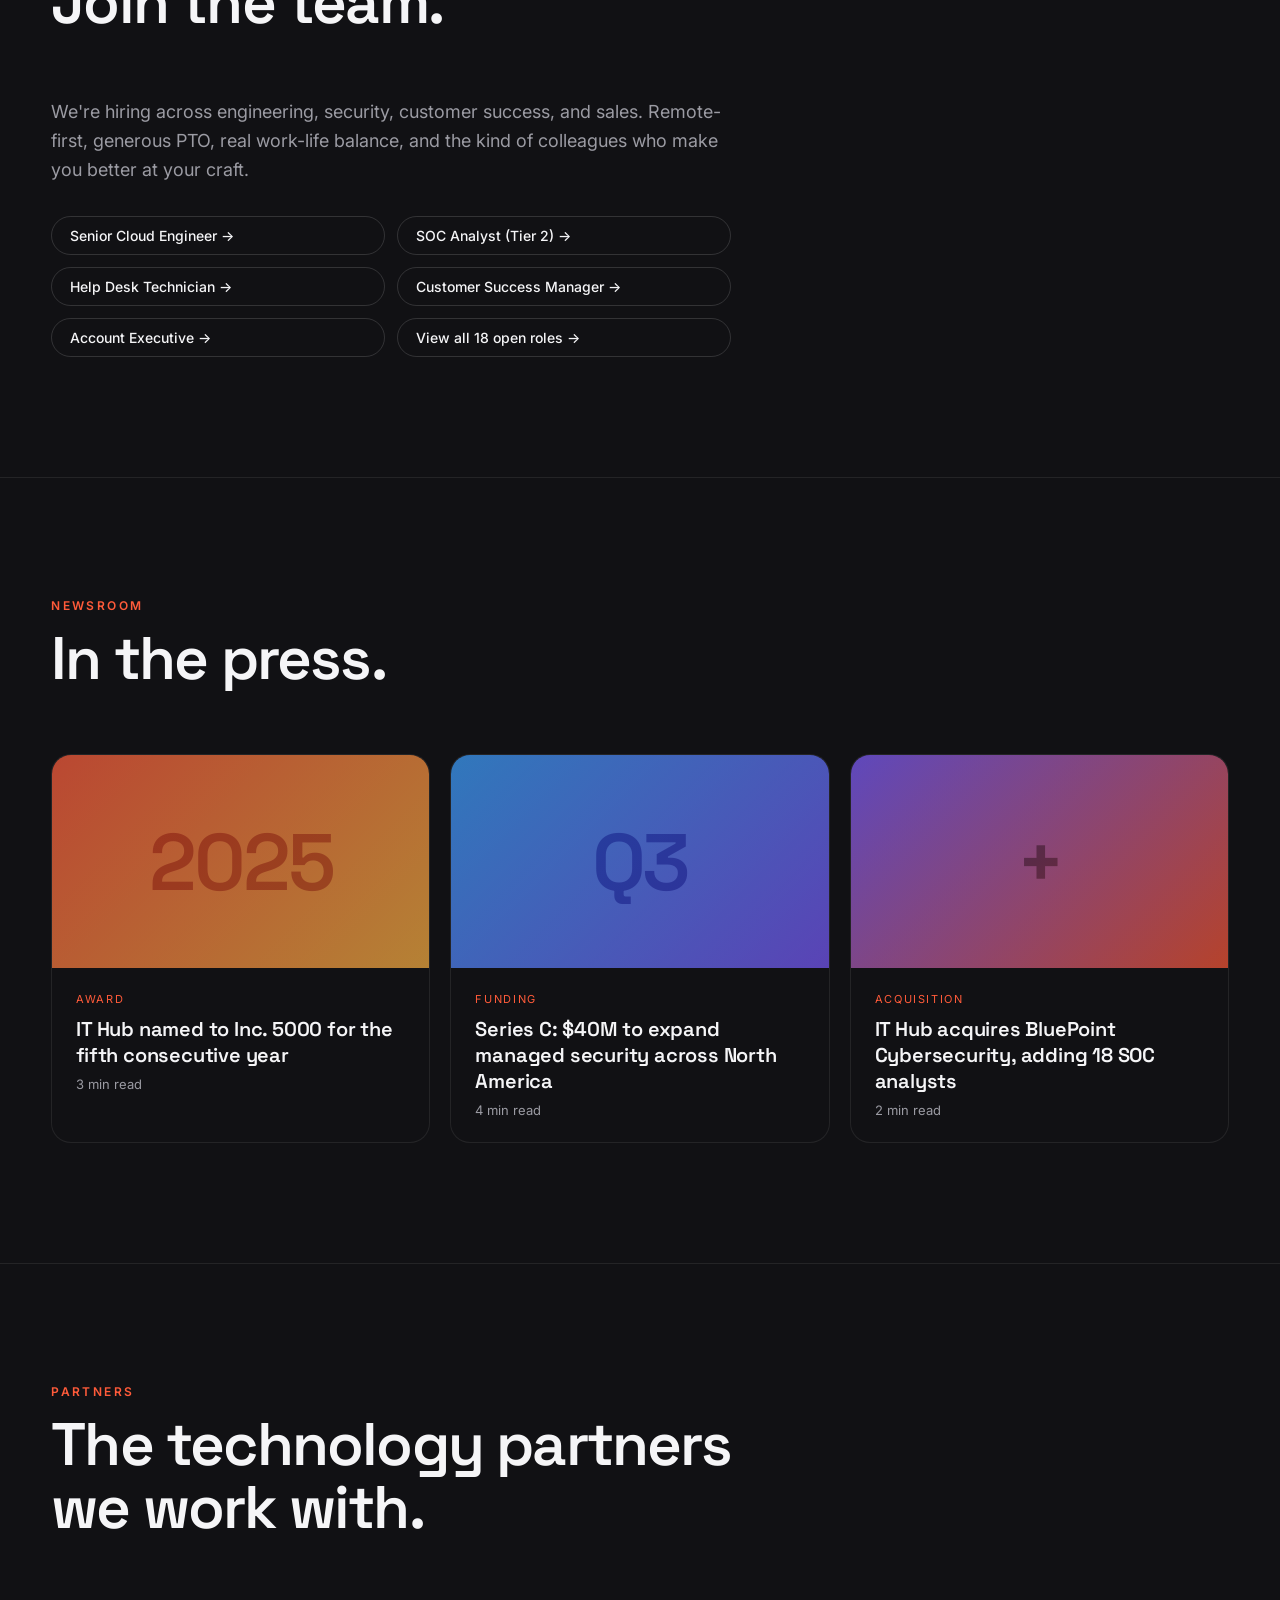
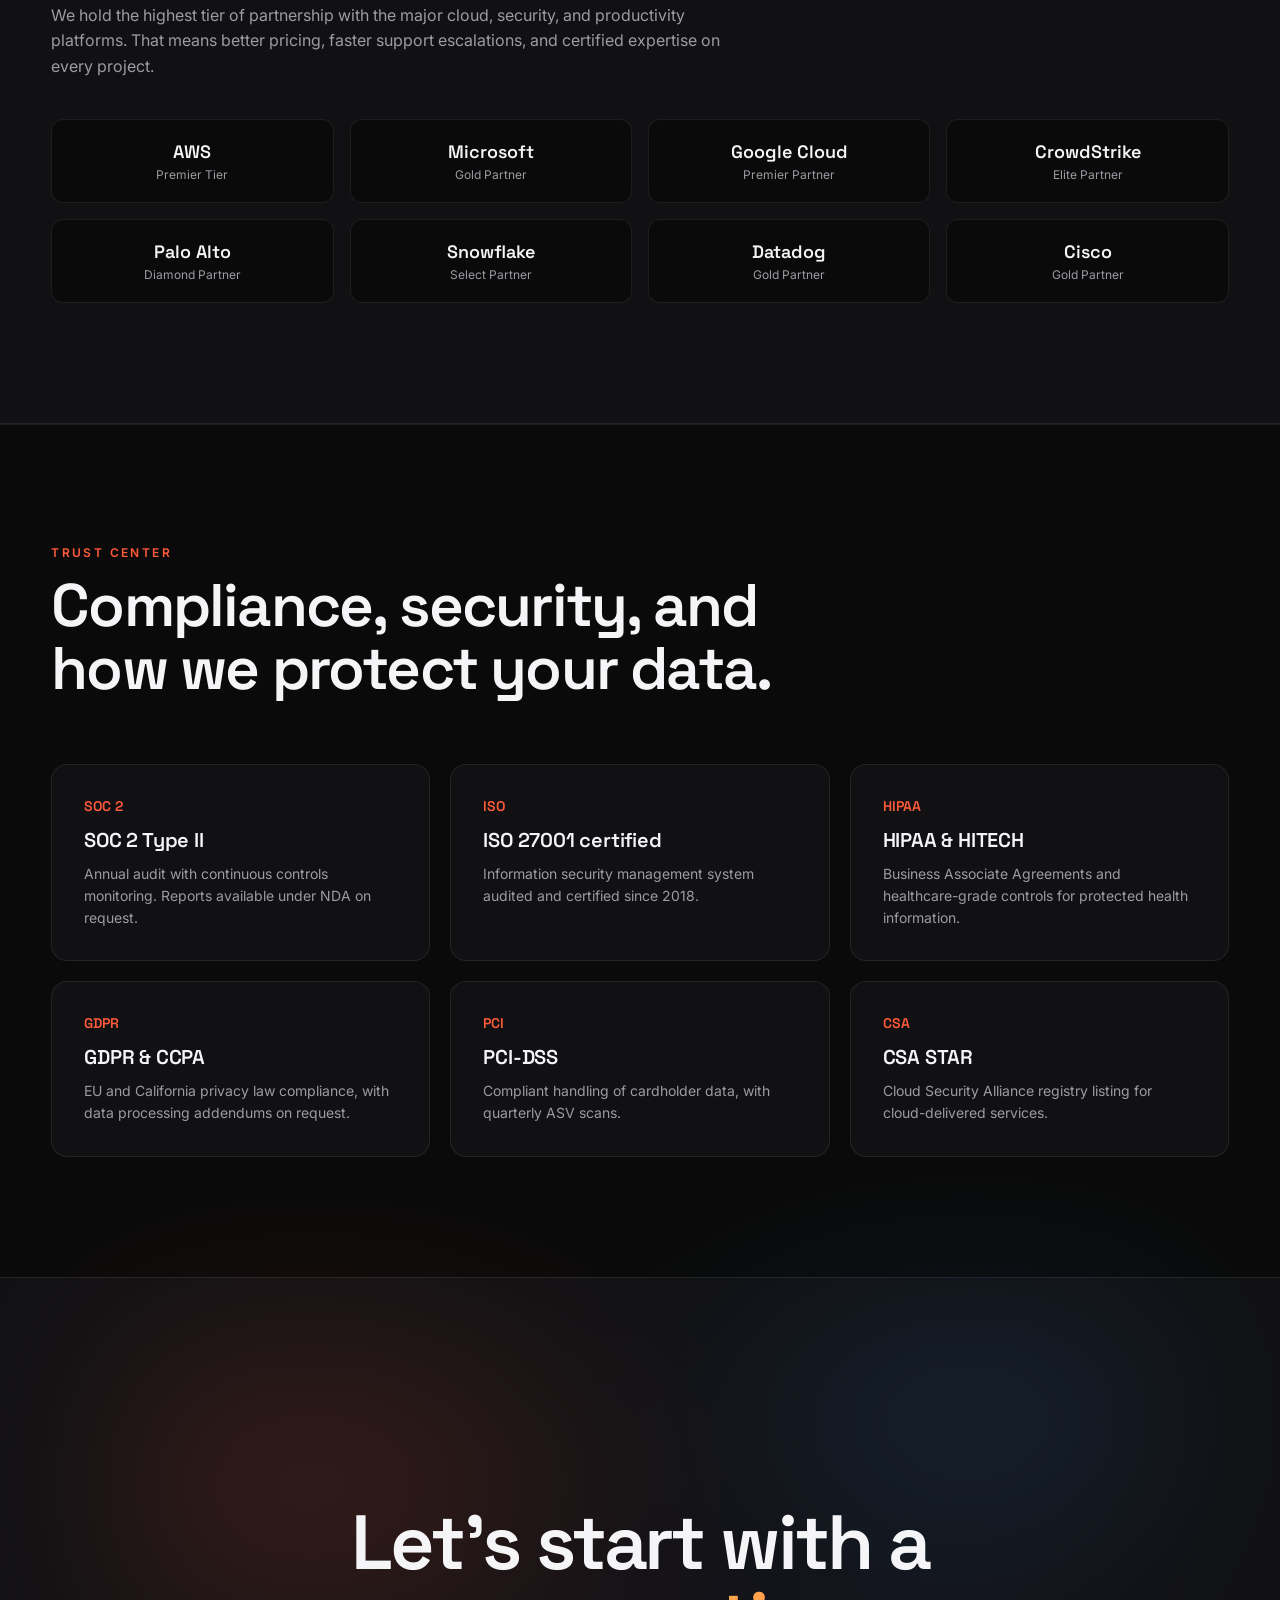
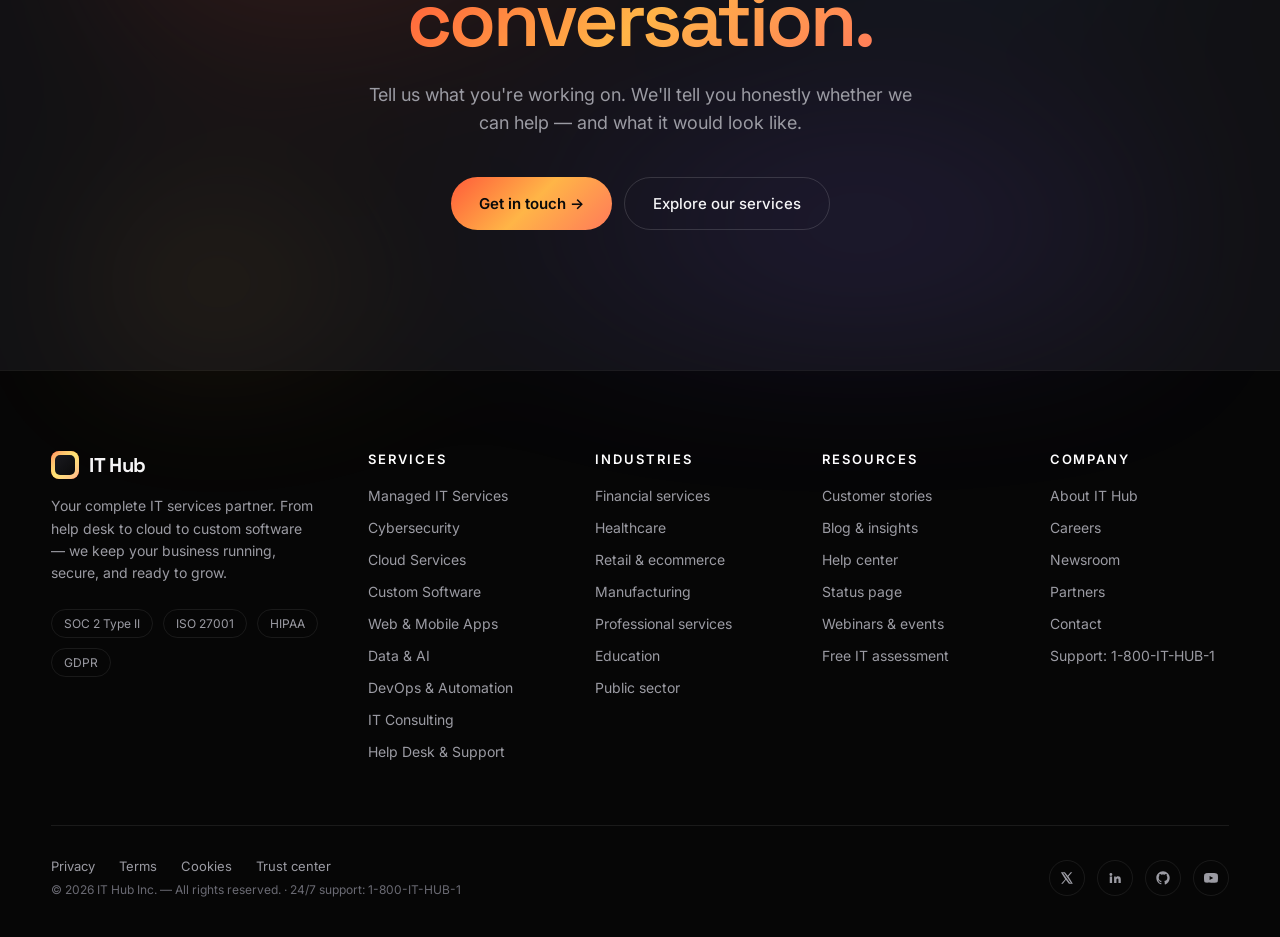
<file: about.html>
<!doctype html>
<html lang="en">
<head>
<meta charset="utf-8" />
<meta name="viewport" content="width=device-width,initial-scale=1" />
<title>About — IT Hub</title>
<meta name="description" content="IT Hub is a global IT services firm helping 1,200+ businesses run, secure, and grow their technology. Meet the team." />
<link rel="preconnect" href="https://fonts.googleapis.com">
<link rel="preconnect" href="https://fonts.gstatic.com" crossorigin>
<link href="https://fonts.googleapis.com/css2?family=Inter:wght@300;400;500;600;700&family=Space+Grotesk:wght@400;500;600;700&display=swap" rel="stylesheet">
<link rel="stylesheet" href="assets/styles.css">
</head>
<body>

<!-- NAV -->
<nav class="nav">
  <div class="nav-inner">
    <a href="index.html" class="logo"><span class="logo-mark"></span><span>IT Hub</span></a>
    <div class="nav-links">
      <a class="nav-link" href="services.html">Services <span class="chev">▾</span></a>
      <a class="nav-link" href="industries.html">Industries <span class="chev">▾</span></a>
      <a class="nav-link" href="resources.html">Resources <span class="chev">▾</span></a>
      <a class="nav-link" href="case-studies.html">Customers</a>
      <a class="nav-link" href="pricing.html">Pricing</a>
      <a class="nav-link" href="about.html">Company</a>
    </div>
    <div class="nav-right">
      <a class="btn btn-ghost" href="signin.html">Sign in</a>
      <a class="btn btn-accent" href="contact.html">Talk to sales</a>
    </div>
  </div>
</nav>

<!-- PAGE HEADER -->
<header class="page-header">
  <div class="hero-mesh"></div>
  <div class="page-header-inner">
    <div class="breadcrumb"><a href="index.html">Home</a> &nbsp;/&nbsp; Company</div>
    <h1><span class="grad">We're the IT team</span> <span class="accent" style="background:var(--grad-1);-webkit-background-clip:text;background-clip:text;color:transparent">you wish you had.</span></h1>
    <p>IT Hub was started in 2011 by a team of sysadmins and engineers who were tired of seeing small and mid-size businesses get burned by bad IT. We're now 240 people across 6 countries — and still accountable to the same standard.</p>
  </div>
</header>

<!-- STORY -->
<section>
  <div class="container">
    <div class="sec-head">
      <div>
        <span class="sec-eyebrow">Our story</span>
        <h2 class="title">Started by operators. Built for operators.</h2>
      </div>
    </div>
    <div class="showcase-grid">
      <div>
        <p>Before IT Hub, our founders ran IT for hospitals, banks, and manufacturers. They watched the same things go wrong, over and over: vendors who oversold and under-delivered, tickets that took days, projects that came in late and over budget, and security "solutions" that were really just a logo on a slide.</p>
        <p>So they built the firm they wished they'd had on the other side of the table. One that picks up the phone. One that documents what it does. One that treats uptime, security, and customer experience as the baseline — not the upsell.</p>
        <p>15 years later, that's still the company. We've grown, but we haven't drifted.</p>
      </div>
      <div class="stats-grid" style="grid-template-columns:1fr 1fr;gap:1px;background:var(--line);border:1px solid var(--line);border-radius:20px;overflow:hidden">
        <div class="stat-cell" style="background:var(--bg)"><div class="num" style="font-size:48px">2011</div><div class="lbl">Founded</div></div>
        <div class="stat-cell" style="background:var(--bg)"><div class="num" style="font-size:48px">240</div><div class="lbl">People worldwide</div></div>
        <div class="stat-cell" style="background:var(--bg)"><div class="num" style="font-size:48px">1,200+</div><div class="lbl">Active clients</div></div>
        <div class="stat-cell" style="background:var(--bg)"><div class="num" style="font-size:48px">96%</div><div class="lbl">Client retention</div></div>
      </div>
    </div>
  </div>
</section>

<!-- VALUES -->
<section style="background:var(--bg-2);border-top:1px solid var(--line);border-bottom:1px solid var(--line)">
  <div class="container">
    <div class="sec-head">
      <div>
        <span class="sec-eyebrow">What we believe</span>
        <h2 class="title">Six principles, no compromises.</h2>
      </div>
    </div>
    <div class="values-grid">
      <div class="value-card"><div class="num">01</div><h4>Pick up the phone.</h4><p>Real people, fast answers, 24/7. No "we'll get back to you in 48 hours". Ever.</p></div>
      <div class="value-card"><div class="num">02</div><h4>Document everything.</h4><p>If it isn't written down, it didn't happen. Every change, every config, every decision.</p></div>
      <div class="value-card"><div class="num">03</div><h4>Under-promise, over-deliver.</h4><p>Set realistic expectations and beat them. Every time.</p></div>
      <div class="value-card"><div class="num">04</div><h4>Tell the truth, even when it's hard.</h4><p>We'll tell you when something's a bad idea. Then we'll help you do it anyway if you insist.</p></div>
      <div class="value-card"><div class="num">05</div><h4>Security is the floor, not the ceiling.</h4><p>It comes baked in. We don't sell "security" as an add-on — that defeats the point.</p></div>
      <div class="value-card"><div class="num">06</div><h4>Hire adults, treat them like adults.</h4><p>No micromanagement, no clock-watching. Smart people do great work when you let them.</p></div>
    </div>
  </div>
</section>

<!-- TEAM -->
<section>
  <div class="container">
    <div class="sec-head">
      <div>
        <span class="sec-eyebrow">Leadership</span>
        <h2 class="title">The people accountable for your IT.</h2>
      </div>
    </div>
    <div class="team-grid">
      <div class="team-member"><div class="avatar">MR</div><div class="name">Maya Rodriguez</div><div class="role">CEO &amp; Co-founder</div></div>
      <div class="team-member"><div class="avatar">JK</div><div class="name">Jonas Kovac</div><div class="role">CTO &amp; Co-founder</div></div>
      <div class="team-member"><div class="avatar">SA</div><div class="name">Sara Al-Mansouri</div><div class="role">VP of Engineering</div></div>
      <div class="team-member"><div class="avatar">DT</div><div class="name">David Tanaka</div><div class="role">VP of Security</div></div>
      <div class="team-member"><div class="avatar">LP</div><div class="name">Lena Petrova</div><div class="role">VP of Customer Success</div></div>
      <div class="team-member"><div class="avatar">CO</div><div class="name">Carlos Ortega</div><div class="role">VP of Cloud Services</div></div>
      <div class="team-member"><div class="avatar">AN</div><div class="name">Aisha Nwosu</div><div class="role">VP of Operations</div></div>
      <div class="team-member"><div class="avatar">RM</div><div class="name">Ravi Mehta</div><div class="role">CFO</div></div>
    </div>
  </div>
</section>

<!-- CAREERS / NEWSROOM / PARTNERS anchors -->
<section id="careers" style="background:var(--bg-2);border-top:1px solid var(--line)">
  <div class="container">
    <div class="sec-head">
      <div>
        <span class="sec-eyebrow">Careers</span>
        <h2 class="title">Join the team.</h2>
      </div>
    </div>
    <p style="color:var(--muted);font-size:18px;max-width:680px;line-height:1.6">We're hiring across engineering, security, customer success, and sales. Remote-first, generous PTO, real work-life balance, and the kind of colleagues who make you better at your craft.</p>
    <div style="margin-top:32px;display:grid;grid-template-columns:repeat(2,1fr);gap:12px;max-width:680px">
      <a class="btn btn-ghost" href="contact.html">Senior Cloud Engineer →</a>
      <a class="btn btn-ghost" href="contact.html">SOC Analyst (Tier 2) →</a>
      <a class="btn btn-ghost" href="contact.html">Help Desk Technician →</a>
      <a class="btn btn-ghost" href="contact.html">Customer Success Manager →</a>
      <a class="btn btn-ghost" href="contact.html">Account Executive →</a>
      <a class="btn btn-ghost" href="contact.html">View all 18 open roles →</a>
    </div>
  </div>
</section>

<section id="newsroom" style="background:var(--bg-2);border-top:1px solid var(--line)">
  <div class="container">
    <div class="sec-head">
      <div>
        <span class="sec-eyebrow">Newsroom</span>
        <h2 class="title">In the press.</h2>
      </div>
    </div>
    <div class="grid-3">
      <article class="ins-card"><div class="ins-thumb t1"><div class="gradient"></div><div class="glyph">2025</div></div><div class="ins-body"><div class="cat">Award</div><h4>IT Hub named to Inc. 5000 for the fifth consecutive year</h4><p class="meta">3 min read</p></div></article>
      <article class="ins-card"><div class="ins-thumb t2"><div class="gradient"></div><div class="glyph">Q3</div></div><div class="ins-body"><div class="cat">Funding</div><h4>Series C: $40M to expand managed security across North America</h4><p class="meta">4 min read</p></div></article>
      <article class="ins-card"><div class="ins-thumb t3"><div class="gradient"></div><div class="glyph">+</div></div><div class="ins-body"><div class="cat">Acquisition</div><h4>IT Hub acquires BluePoint Cybersecurity, adding 18 SOC analysts</h4><p class="meta">2 min read</p></div></article>
    </div>
  </div>
</section>

<section id="partners" style="background:var(--bg-2);border-top:1px solid var(--line);border-bottom:1px solid var(--line)">
  <div class="container">
    <div class="sec-head">
      <div>
        <span class="sec-eyebrow">Partners</span>
        <h2 class="title">The technology partners we work with.</h2>
      </div>
    </div>
    <p style="color:var(--muted);font-size:16px;max-width:680px;line-height:1.6">We hold the highest tier of partnership with the major cloud, security, and productivity platforms. That means better pricing, faster support escalations, and certified expertise on every project.</p>
    <div style="margin-top:40px;display:grid;grid-template-columns:repeat(4,1fr);gap:16px">
      <div style="padding:20px;background:var(--bg);border:1px solid var(--line);border-radius:12px;text-align:center"><div style="font-family:'Space Grotesk';font-weight:600;font-size:18px">AWS</div><div style="font-size:12px;color:var(--muted);margin-top:4px">Premier Tier</div></div>
      <div style="padding:20px;background:var(--bg);border:1px solid var(--line);border-radius:12px;text-align:center"><div style="font-family:'Space Grotesk';font-weight:600;font-size:18px">Microsoft</div><div style="font-size:12px;color:var(--muted);margin-top:4px">Gold Partner</div></div>
      <div style="padding:20px;background:var(--bg);border:1px solid var(--line);border-radius:12px;text-align:center"><div style="font-family:'Space Grotesk';font-weight:600;font-size:18px">Google Cloud</div><div style="font-size:12px;color:var(--muted);margin-top:4px">Premier Partner</div></div>
      <div style="padding:20px;background:var(--bg);border:1px solid var(--line);border-radius:12px;text-align:center"><div style="font-family:'Space Grotesk';font-weight:600;font-size:18px">CrowdStrike</div><div style="font-size:12px;color:var(--muted);margin-top:4px">Elite Partner</div></div>
      <div style="padding:20px;background:var(--bg);border:1px solid var(--line);border-radius:12px;text-align:center"><div style="font-family:'Space Grotesk';font-weight:600;font-size:18px">Palo Alto</div><div style="font-size:12px;color:var(--muted);margin-top:4px">Diamond Partner</div></div>
      <div style="padding:20px;background:var(--bg);border:1px solid var(--line);border-radius:12px;text-align:center"><div style="font-family:'Space Grotesk';font-weight:600;font-size:18px">Snowflake</div><div style="font-size:12px;color:var(--muted);margin-top:4px">Select Partner</div></div>
      <div style="padding:20px;background:var(--bg);border:1px solid var(--line);border-radius:12px;text-align:center"><div style="font-family:'Space Grotesk';font-weight:600;font-size:18px">Datadog</div><div style="font-size:12px;color:var(--muted);margin-top:4px">Gold Partner</div></div>
      <div style="padding:20px;background:var(--bg);border:1px solid var(--line);border-radius:12px;text-align:center"><div style="font-family:'Space Grotesk';font-weight:600;font-size:18px">Cisco</div><div style="font-size:12px;color:var(--muted);margin-top:4px">Gold Partner</div></div>
    </div>
  </div>
</section>

<section id="trust" style="background:var(--bg);border-top:1px solid var(--line)">
  <div class="container">
    <div class="sec-head">
      <div>
        <span class="sec-eyebrow">Trust center</span>
        <h2 class="title">Compliance, security, and how we protect your data.</h2>
      </div>
    </div>
    <div class="values-grid">
      <div class="value-card"><div class="num">SOC 2</div><h4>SOC 2 Type II</h4><p>Annual audit with continuous controls monitoring. Reports available under NDA on request.</p></div>
      <div class="value-card"><div class="num">ISO</div><h4>ISO 27001 certified</h4><p>Information security management system audited and certified since 2018.</p></div>
      <div class="value-card"><div class="num">HIPAA</div><h4>HIPAA &amp; HITECH</h4><p>Business Associate Agreements and healthcare-grade controls for protected health information.</p></div>
      <div class="value-card"><div class="num">GDPR</div><h4>GDPR &amp; CCPA</h4><p>EU and California privacy law compliance, with data processing addendums on request.</p></div>
      <div class="value-card"><div class="num">PCI</div><h4>PCI-DSS</h4><p>Compliant handling of cardholder data, with quarterly ASV scans.</p></div>
      <div class="value-card"><div class="num">CSA</div><h4>CSA STAR</h4><p>Cloud Security Alliance registry listing for cloud-delivered services.</p></div>
    </div>
  </div>
</section>

<!-- CTA -->
<section class="cta">
  <div class="cta-inner">
    <span class="eyebrow reveal"><span class="dot"></span> Want to work with us?</span>
    <h2 class="reveal" style="margin-top:24px">Let's start with a<br><span class="accent" style="background:var(--grad-1);-webkit-background-clip:text;background-clip:text;color:transparent">conversation.</span></h2>
    <p class="reveal">Tell us what you're working on. We'll tell you honestly whether we can help — and what it would look like.</p>
    <div class="reveal" style="display:flex;gap:12px;justify-content:center;flex-wrap:wrap;margin-top:8px">
      <a class="btn btn-accent btn-lg" href="contact.html">Get in touch →</a>
      <a class="btn btn-ghost btn-lg" href="services.html">Explore our services</a>
    </div>
  </div>
</section>

<!-- FOOTER -->
<footer class="footer">
  <div class="footer-inner">
    <div class="footer-top">
      <div class="footer-brand">
        <a href="index.html" class="logo"><span class="logo-mark"></span><span>IT Hub</span></a>
        <p>Your complete IT services partner. From help desk to cloud to custom software — we keep your business running, secure, and ready to grow.</p>
        <div style="display:flex;gap:10px;flex-wrap:wrap">
          <span style="padding:6px 12px;border:1px solid var(--line);border-radius:999px;font-size:12px;color:var(--muted)">SOC 2 Type II</span>
          <span style="padding:6px 12px;border:1px solid var(--line);border-radius:999px;font-size:12px;color:var(--muted)">ISO 27001</span>
          <span style="padding:6px 12px;border:1px solid var(--line);border-radius:999px;font-size:12px;color:var(--muted)">HIPAA</span>
          <span style="padding:6px 12px;border:1px solid var(--line);border-radius:999px;font-size:12px;color:var(--muted)">GDPR</span>
        </div>
      </div>
      <div class="footer-col"><h5>Services</h5><ul>
        <li><a href="services.html#managed-it">Managed IT Services</a></li>
        <li><a href="services.html#cybersecurity">Cybersecurity</a></li>
        <li><a href="services.html#cloud">Cloud Services</a></li>
        <li><a href="services.html#custom-software">Custom Software</a></li>
        <li><a href="services.html#web-mobile">Web &amp; Mobile Apps</a></li>
        <li><a href="services.html#data-ai">Data &amp; AI</a></li>
        <li><a href="services.html#devops">DevOps &amp; Automation</a></li>
        <li><a href="services.html#consulting">IT Consulting</a></li>
        <li><a href="services.html#help-desk">Help Desk &amp; Support</a></li>
      </ul></div>
      <div class="footer-col"><h5>Industries</h5><ul>
        <li><a href="industries.html#financial">Financial services</a></li>
        <li><a href="industries.html#healthcare">Healthcare</a></li>
        <li><a href="industries.html#retail">Retail &amp; ecommerce</a></li>
        <li><a href="industries.html#manufacturing">Manufacturing</a></li>
        <li><a href="industries.html#professional">Professional services</a></li>
        <li><a href="industries.html#education">Education</a></li>
        <li><a href="industries.html#public">Public sector</a></li>
      </ul></div>
      <div class="footer-col"><h5>Resources</h5><ul>
        <li><a href="case-studies.html">Customer stories</a></li>
        <li><a href="resources.html">Blog &amp; insights</a></li>
        <li><a href="resources.html#help-center">Help center</a></li>
        <li><a href="resources.html#status">Status page</a></li>
        <li><a href="resources.html#events">Webinars &amp; events</a></li>
        <li><a href="contact.html">Free IT assessment</a></li>
      </ul></div>
      <div class="footer-col"><h5>Company</h5><ul>
        <li><a href="about.html">About IT Hub</a></li>
        <li><a href="about.html#careers">Careers</a></li>
        <li><a href="about.html#newsroom">Newsroom</a></li>
        <li><a href="about.html#partners">Partners</a></li>
        <li><a href="contact.html">Contact</a></li>
        <li><a href="contact.html">Support: 1-800-IT-HUB-1</a></li>
      </ul></div>
    </div>
    <div class="footer-bottom">
      <div>
        <div class="legal">
          <a href="privacy.html">Privacy</a>
          <a href="terms.html">Terms</a>
          <a href="privacy.html#cookies">Cookies</a>
          <a href="about.html#trust">Trust center</a>
        </div>
        <div class="copy">© 2026 IT Hub Inc. — All rights reserved.  ·  24/7 support: 1-800-IT-HUB-1</div>
      </div>
      <div class="social">
        <a href="#" aria-label="X"><svg width="14" height="14" viewBox="0 0 24 24" fill="currentColor"><path d="M18.244 2H21l-6.52 7.45L22 22h-6.7l-5.24-6.85L4.8 22H2l7-8L1.5 2H8.4l4.74 6.27L18.244 2Zm-1.18 18h1.65L7.04 4H5.3l11.764 16Z"/></svg></a>
        <a href="#" aria-label="LinkedIn"><svg width="14" height="14" viewBox="0 0 24 24" fill="currentColor"><path d="M4.98 3.5a2.5 2.5 0 1 1 0 5.001 2.5 2.5 0 0 1 0-5ZM3 9.5h4v11H3v-11Zm6.5 0h3.8v1.5h.06c.53-1 1.83-2.06 3.77-2.06 4.04 0 4.79 2.66 4.79 6.11v5.45h-4v-4.83c0-1.15-.02-2.63-1.6-2.63-1.6 0-1.85 1.25-1.85 2.55v4.91h-4v-11Z"/></svg></a>
        <a href="#" aria-label="GitHub"><svg width="14" height="14" viewBox="0 0 24 24" fill="currentColor"><path d="M12 .5C5.65.5.5 5.65.5 12c0 5.08 3.29 9.39 7.86 10.92.58.1.79-.25.79-.56v-2.13c-3.2.7-3.87-1.37-3.87-1.37-.52-1.32-1.28-1.67-1.28-1.67-1.04-.72.08-.7.08-.7 1.16.08 1.77 1.19 1.77 1.19 1.03 1.77 2.7 1.26 3.36.96.1-.75.4-1.26.73-1.55-2.55-.29-5.24-1.28-5.24-5.69 0-1.26.45-2.28 1.18-3.08-.12-.29-.51-1.46.11-3.04 0 0 .97-.31 3.18 1.18.92-.26 1.91-.39 2.89-.39.98 0 1.97.13 2.89.39 2.21-1.49 3.18-1.18 3.18-1.18.62 1.58.23 2.75.11 3.04.74.8 1.18 1.82 1.18 3.08 0 4.42-2.7 5.4-5.26 5.69.41.36.78 1.07.78 2.16v3.2c0 .31.21.67.8.56C20.21 21.39 23.5 17.08 23.5 12 23.5 5.65 18.35.5 12 .5Z"/></svg></a>
        <a href="#" aria-label="YouTube"><svg width="14" height="14" viewBox="0 0 24 24" fill="currentColor"><path d="M23.5 6.2a3 3 0 0 0-2.1-2.12C19.5 3.5 12 3.5 12 3.5s-7.5 0-9.4.58A3 3 0 0 0 .5 6.2C0 8.1 0 12 0 12s0 3.9.5 5.8a3 3 0 0 0 2.1 2.12c1.9.58 9.4.58 9.4.58s7.5 0 9.4-.58a3 3 0 0 0 2.1-2.12c.5-1.9.5-5.8.5-5.8s0-3.9-.5-5.8ZM9.6 15.6V8.4l6.3 3.6-6.3 3.6Z"/></svg></a>
      </div>
    </div>
  </div>
</footer>

<script>
  const io = new IntersectionObserver((entries)=>{
    entries.forEach(e=>{ if(e.isIntersecting) e.target.classList.add('in') });
  }, { threshold: 0.12, rootMargin: '0px 0px -50px 0px' });
  document.querySelectorAll('.reveal').forEach(el=>io.observe(el));
</script>
</body>
</html>
</file>
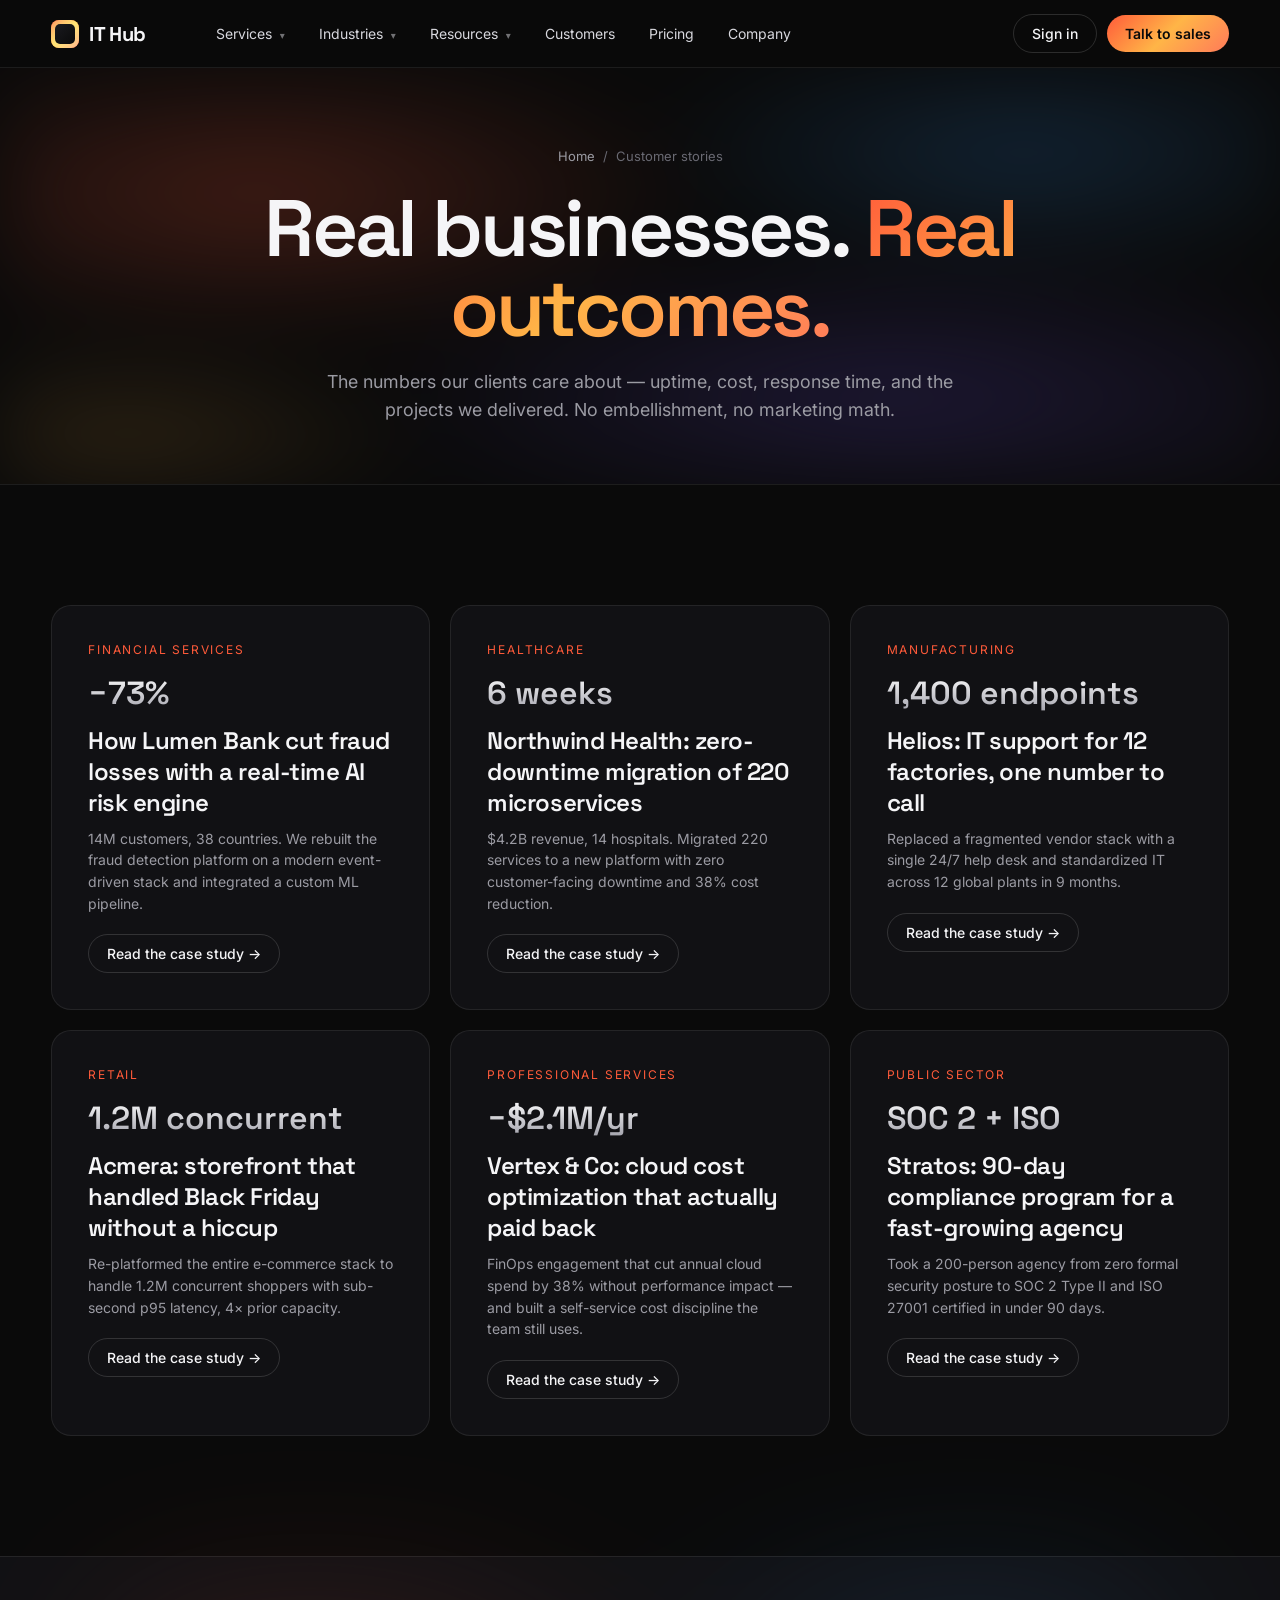
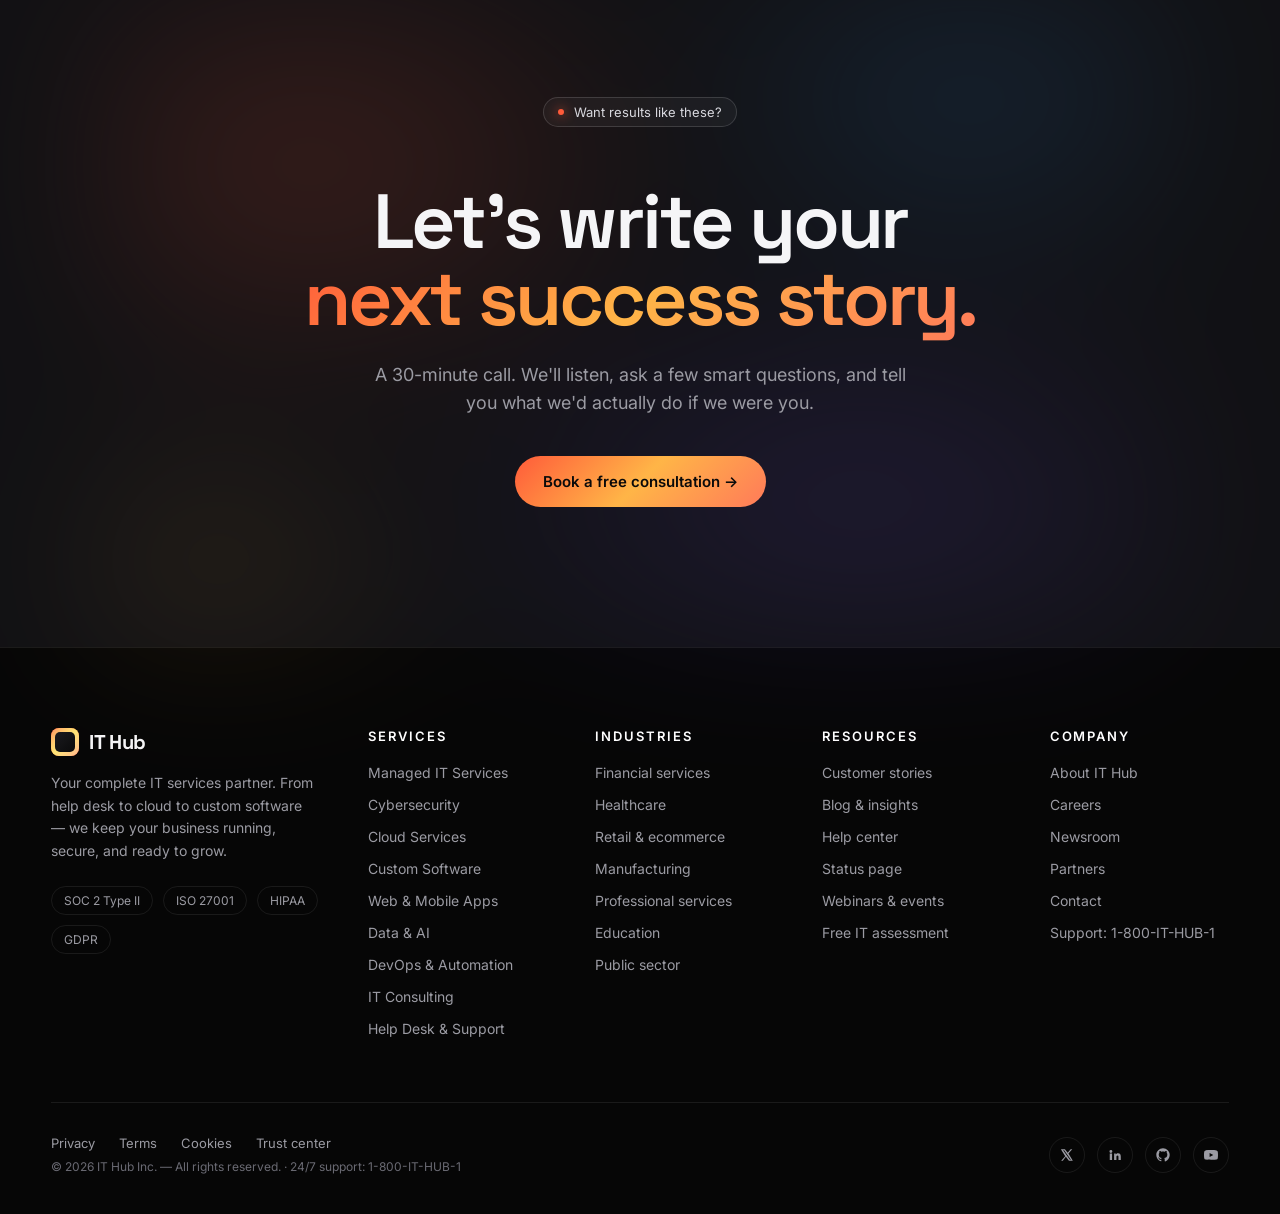
<file: case-studies.html>
<!doctype html>
<html lang="en">
<head>
<meta charset="utf-8" />
<meta name="viewport" content="width=device-width,initial-scale=1" />
<title>Customer Stories — IT Hub</title>
<meta name="description" content="How IT Hub clients across financial services, healthcare, retail, and manufacturing run, secure, and grow with us." />
<link rel="preconnect" href="https://fonts.googleapis.com">
<link rel="preconnect" href="https://fonts.gstatic.com" crossorigin>
<link href="https://fonts.googleapis.com/css2?family=Inter:wght@300;400;500;600;700&family=Space+Grotesk:wght@400;500;600;700&display=swap" rel="stylesheet">
<link rel="stylesheet" href="assets/styles.css">
</head>
<body>

<nav class="nav">
  <div class="nav-inner">
    <a href="index.html" class="logo"><span class="logo-mark"></span><span>IT Hub</span></a>
    <div class="nav-links">
      <a class="nav-link" href="services.html">Services <span class="chev">▾</span></a>
      <a class="nav-link" href="industries.html">Industries <span class="chev">▾</span></a>
      <a class="nav-link" href="resources.html">Resources <span class="chev">▾</span></a>
      <a class="nav-link" href="case-studies.html">Customers</a>
      <a class="nav-link" href="pricing.html">Pricing</a>
      <a class="nav-link" href="about.html">Company</a>
    </div>
    <div class="nav-right">
      <a class="btn btn-ghost" href="signin.html">Sign in</a>
      <a class="btn btn-accent" href="contact.html">Talk to sales</a>
    </div>
  </div>
</nav>

<header class="page-header">
  <div class="hero-mesh"></div>
  <div class="page-header-inner">
    <div class="breadcrumb"><a href="index.html">Home</a> &nbsp;/&nbsp; Customer stories</div>
    <h1><span class="grad">Real businesses.</span> <span class="accent" style="background:var(--grad-1);-webkit-background-clip:text;background-clip:text;color:transparent">Real outcomes.</span></h1>
    <p>The numbers our clients care about — uptime, cost, response time, and the projects we delivered. No embellishment, no marketing math.</p>
  </div>
</header>

<section>
  <div class="container">

    <div class="grid-3">

      <article class="case-card">
        <div class="cat" style="color:var(--accent);font-size:12px;text-transform:uppercase;letter-spacing:.15em;margin-bottom:8px">Financial services</div>
        <div class="stat">−73%</div>
        <h3>How Lumen Bank cut fraud losses with a real-time AI risk engine</h3>
        <p>14M customers, 38 countries. We rebuilt the fraud detection platform on a modern event-driven stack and integrated a custom ML pipeline.</p>
        <a class="btn btn-ghost" href="contact.html" style="margin-top:20px;align-self:flex-start">Read the case study →</a>
      </article>

      <article class="case-card">
        <div class="cat" style="color:var(--accent);font-size:12px;text-transform:uppercase;letter-spacing:.15em;margin-bottom:8px">Healthcare</div>
        <div class="stat">6 weeks</div>
        <h3>Northwind Health: zero-downtime migration of 220 microservices</h3>
        <p>$4.2B revenue, 14 hospitals. Migrated 220 services to a new platform with zero customer-facing downtime and 38% cost reduction.</p>
        <a class="btn btn-ghost" href="contact.html" style="margin-top:20px;align-self:flex-start">Read the case study →</a>
      </article>

      <article class="case-card">
        <div class="cat" style="color:var(--accent);font-size:12px;text-transform:uppercase;letter-spacing:.15em;margin-bottom:8px">Manufacturing</div>
        <div class="stat">1,400 endpoints</div>
        <h3>Helios: IT support for 12 factories, one number to call</h3>
        <p>Replaced a fragmented vendor stack with a single 24/7 help desk and standardized IT across 12 global plants in 9 months.</p>
        <a class="btn btn-ghost" href="contact.html" style="margin-top:20px;align-self:flex-start">Read the case study →</a>
      </article>

      <article class="case-card">
        <div class="cat" style="color:var(--accent);font-size:12px;text-transform:uppercase;letter-spacing:.15em;margin-bottom:8px">Retail</div>
        <div class="stat">1.2M concurrent</div>
        <h3>Acmera: storefront that handled Black Friday without a hiccup</h3>
        <p>Re-platformed the entire e-commerce stack to handle 1.2M concurrent shoppers with sub-second p95 latency, 4× prior capacity.</p>
        <a class="btn btn-ghost" href="contact.html" style="margin-top:20px;align-self:flex-start">Read the case study →</a>
      </article>

      <article class="case-card">
        <div class="cat" style="color:var(--accent);font-size:12px;text-transform:uppercase;letter-spacing:.15em;margin-bottom:8px">Professional services</div>
        <div class="stat">−$2.1M/yr</div>
        <h3>Vertex &amp; Co: cloud cost optimization that actually paid back</h3>
        <p>FinOps engagement that cut annual cloud spend by 38% without performance impact — and built a self-service cost discipline the team still uses.</p>
        <a class="btn btn-ghost" href="contact.html" style="margin-top:20px;align-self:flex-start">Read the case study →</a>
      </article>

      <article class="case-card">
        <div class="cat" style="color:var(--accent);font-size:12px;text-transform:uppercase;letter-spacing:.15em;margin-bottom:8px">Public sector</div>
        <div class="stat">SOC 2 + ISO</div>
        <h3>Stratos: 90-day compliance program for a fast-growing agency</h3>
        <p>Took a 200-person agency from zero formal security posture to SOC 2 Type II and ISO 27001 certified in under 90 days.</p>
        <a class="btn btn-ghost" href="contact.html" style="margin-top:20px;align-self:flex-start">Read the case study →</a>
      </article>

    </div>

  </div>
</section>

<section class="cta">
  <div class="cta-inner">
    <span class="eyebrow reveal"><span class="dot"></span> Want results like these?</span>
    <h2 class="reveal" style="margin-top:24px">Let's write your<br><span class="accent" style="background:var(--grad-1);-webkit-background-clip:text;background-clip:text;color:transparent">next success story.</span></h2>
    <p class="reveal">A 30-minute call. We'll listen, ask a few smart questions, and tell you what we'd actually do if we were you.</p>
    <div class="reveal" style="display:flex;gap:12px;justify-content:center;flex-wrap:wrap;margin-top:8px">
      <a class="btn btn-accent btn-lg" href="contact.html">Book a free consultation →</a>
    </div>
  </div>
</section>

<footer class="footer">
  <div class="footer-inner">
    <div class="footer-top">
      <div class="footer-brand">
        <a href="index.html" class="logo"><span class="logo-mark"></span><span>IT Hub</span></a>
        <p>Your complete IT services partner. From help desk to cloud to custom software — we keep your business running, secure, and ready to grow.</p>
        <div style="display:flex;gap:10px;flex-wrap:wrap">
          <span style="padding:6px 12px;border:1px solid var(--line);border-radius:999px;font-size:12px;color:var(--muted)">SOC 2 Type II</span>
          <span style="padding:6px 12px;border:1px solid var(--line);border-radius:999px;font-size:12px;color:var(--muted)">ISO 27001</span>
          <span style="padding:6px 12px;border:1px solid var(--line);border-radius:999px;font-size:12px;color:var(--muted)">HIPAA</span>
          <span style="padding:6px 12px;border:1px solid var(--line);border-radius:999px;font-size:12px;color:var(--muted)">GDPR</span>
        </div>
      </div>
      <div class="footer-col"><h5>Services</h5><ul>
        <li><a href="services.html#managed-it">Managed IT Services</a></li>
        <li><a href="services.html#cybersecurity">Cybersecurity</a></li>
        <li><a href="services.html#cloud">Cloud Services</a></li>
        <li><a href="services.html#custom-software">Custom Software</a></li>
        <li><a href="services.html#web-mobile">Web &amp; Mobile Apps</a></li>
        <li><a href="services.html#data-ai">Data &amp; AI</a></li>
        <li><a href="services.html#devops">DevOps &amp; Automation</a></li>
        <li><a href="services.html#consulting">IT Consulting</a></li>
        <li><a href="services.html#help-desk">Help Desk &amp; Support</a></li>
      </ul></div>
      <div class="footer-col"><h5>Industries</h5><ul>
        <li><a href="industries.html#financial">Financial services</a></li>
        <li><a href="industries.html#healthcare">Healthcare</a></li>
        <li><a href="industries.html#retail">Retail &amp; ecommerce</a></li>
        <li><a href="industries.html#manufacturing">Manufacturing</a></li>
        <li><a href="industries.html#professional">Professional services</a></li>
        <li><a href="industries.html#education">Education</a></li>
        <li><a href="industries.html#public">Public sector</a></li>
      </ul></div>
      <div class="footer-col"><h5>Resources</h5><ul>
        <li><a href="case-studies.html">Customer stories</a></li>
        <li><a href="resources.html">Blog &amp; insights</a></li>
        <li><a href="resources.html#help-center">Help center</a></li>
        <li><a href="resources.html#status">Status page</a></li>
        <li><a href="resources.html#events">Webinars &amp; events</a></li>
        <li><a href="contact.html">Free IT assessment</a></li>
      </ul></div>
      <div class="footer-col"><h5>Company</h5><ul>
        <li><a href="about.html">About IT Hub</a></li>
        <li><a href="about.html#careers">Careers</a></li>
        <li><a href="about.html#newsroom">Newsroom</a></li>
        <li><a href="about.html#partners">Partners</a></li>
        <li><a href="contact.html">Contact</a></li>
        <li><a href="contact.html">Support: 1-800-IT-HUB-1</a></li>
      </ul></div>
    </div>
    <div class="footer-bottom">
      <div>
        <div class="legal">
          <a href="privacy.html">Privacy</a>
          <a href="terms.html">Terms</a>
          <a href="privacy.html#cookies">Cookies</a>
          <a href="about.html#trust">Trust center</a>
        </div>
        <div class="copy">© 2026 IT Hub Inc. — All rights reserved.  ·  24/7 support: 1-800-IT-HUB-1</div>
      </div>
      <div class="social">
        <a href="#" aria-label="X"><svg width="14" height="14" viewBox="0 0 24 24" fill="currentColor"><path d="M18.244 2H21l-6.52 7.45L22 22h-6.7l-5.24-6.85L4.8 22H2l7-8L1.5 2H8.4l4.74 6.27L18.244 2Zm-1.18 18h1.65L7.04 4H5.3l11.764 16Z"/></svg></a>
        <a href="#" aria-label="LinkedIn"><svg width="14" height="14" viewBox="0 0 24 24" fill="currentColor"><path d="M4.98 3.5a2.5 2.5 0 1 1 0 5.001 2.5 2.5 0 0 1 0-5ZM3 9.5h4v11H3v-11Zm6.5 0h3.8v1.5h.06c.53-1 1.83-2.06 3.77-2.06 4.04 0 4.79 2.66 4.79 6.11v5.45h-4v-4.83c0-1.15-.02-2.63-1.6-2.63-1.6 0-1.85 1.25-1.85 2.55v4.91h-4v-11Z"/></svg></a>
        <a href="#" aria-label="GitHub"><svg width="14" height="14" viewBox="0 0 24 24" fill="currentColor"><path d="M12 .5C5.65.5.5 5.65.5 12c0 5.08 3.29 9.39 7.86 10.92.58.1.79-.25.79-.56v-2.13c-3.2.7-3.87-1.37-3.87-1.37-.52-1.32-1.28-1.67-1.28-1.67-1.04-.72.08-.7.08-.7 1.16.08 1.77 1.19 1.77 1.19 1.03 1.77 2.7 1.26 3.36.96.1-.75.4-1.26.73-1.55-2.55-.29-5.24-1.28-5.24-5.69 0-1.26.45-2.28 1.18-3.08-.12-.29-.51-1.46.11-3.04 0 0 .97-.31 3.18 1.18.92-.26 1.91-.39 2.89-.39.98 0 1.97.13 2.89.39 2.21-1.49 3.18-1.18 3.18-1.18.62 1.58.23 2.75.11 3.04.74.8 1.18 1.82 1.18 3.08 0 4.42-2.7 5.4-5.26 5.69.41.36.78 1.07.78 2.16v3.2c0 .31.21.67.8.56C20.21 21.39 23.5 17.08 23.5 12 23.5 5.65 18.35.5 12 .5Z"/></svg></a>
        <a href="#" aria-label="YouTube"><svg width="14" height="14" viewBox="0 0 24 24" fill="currentColor"><path d="M23.5 6.2a3 3 0 0 0-2.1-2.12C19.5 3.5 12 3.5 12 3.5s-7.5 0-9.4.58A3 3 0 0 0 .5 6.2C0 8.1 0 12 0 12s0 3.9.5 5.8a3 3 0 0 0 2.1 2.12c1.9.58 9.4.58 9.4.58s7.5 0 9.4-.58a3 3 0 0 0 2.1-2.12c.5-1.9.5-5.8.5-5.8s0-3.9-.5-5.8ZM9.6 15.6V8.4l6.3 3.6-6.3 3.6Z"/></svg></a>
      </div>
    </div>
  </div>
</footer>

<script>
  const io = new IntersectionObserver((entries)=>{
    entries.forEach(e=>{ if(e.isIntersecting) e.target.classList.add('in') });
  }, { threshold: 0.12, rootMargin: '0px 0px -50px 0px' });
  document.querySelectorAll('.reveal').forEach(el=>io.observe(el));
</script>
</body>
</html>
</file>
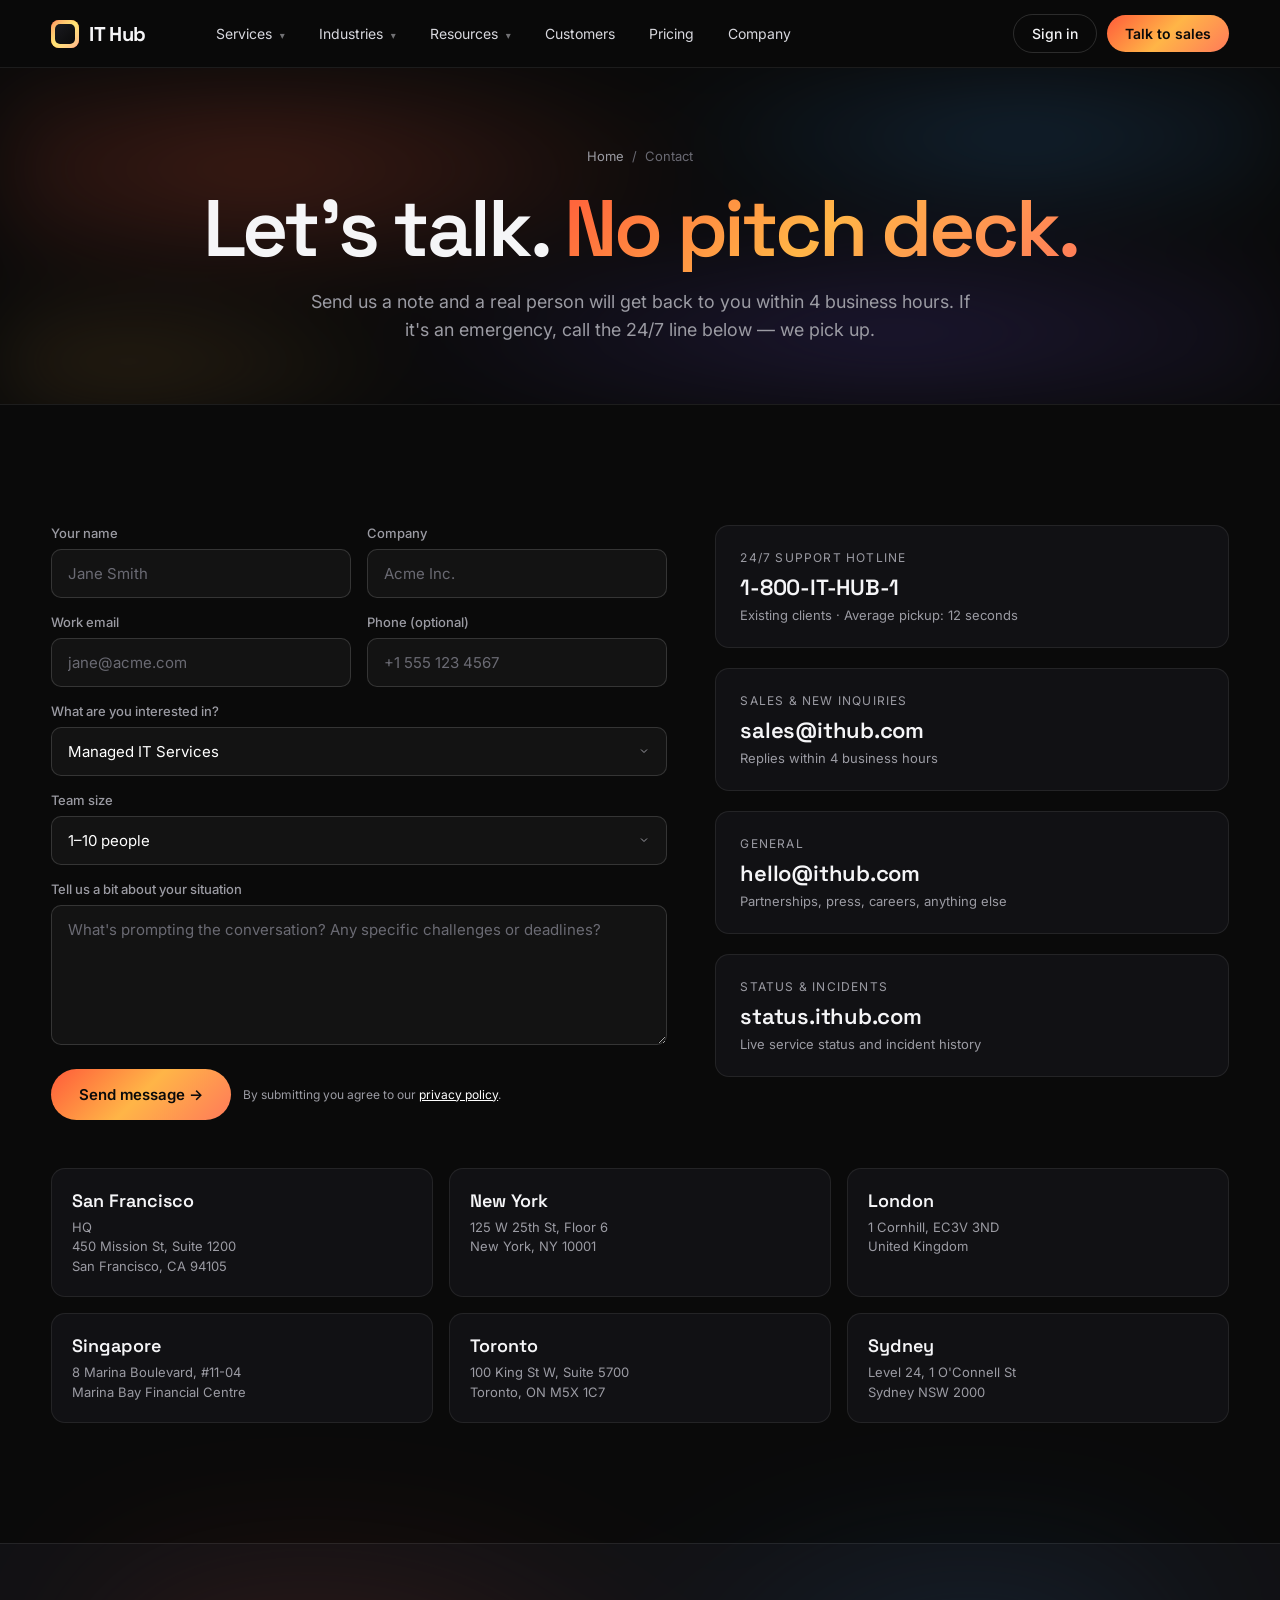
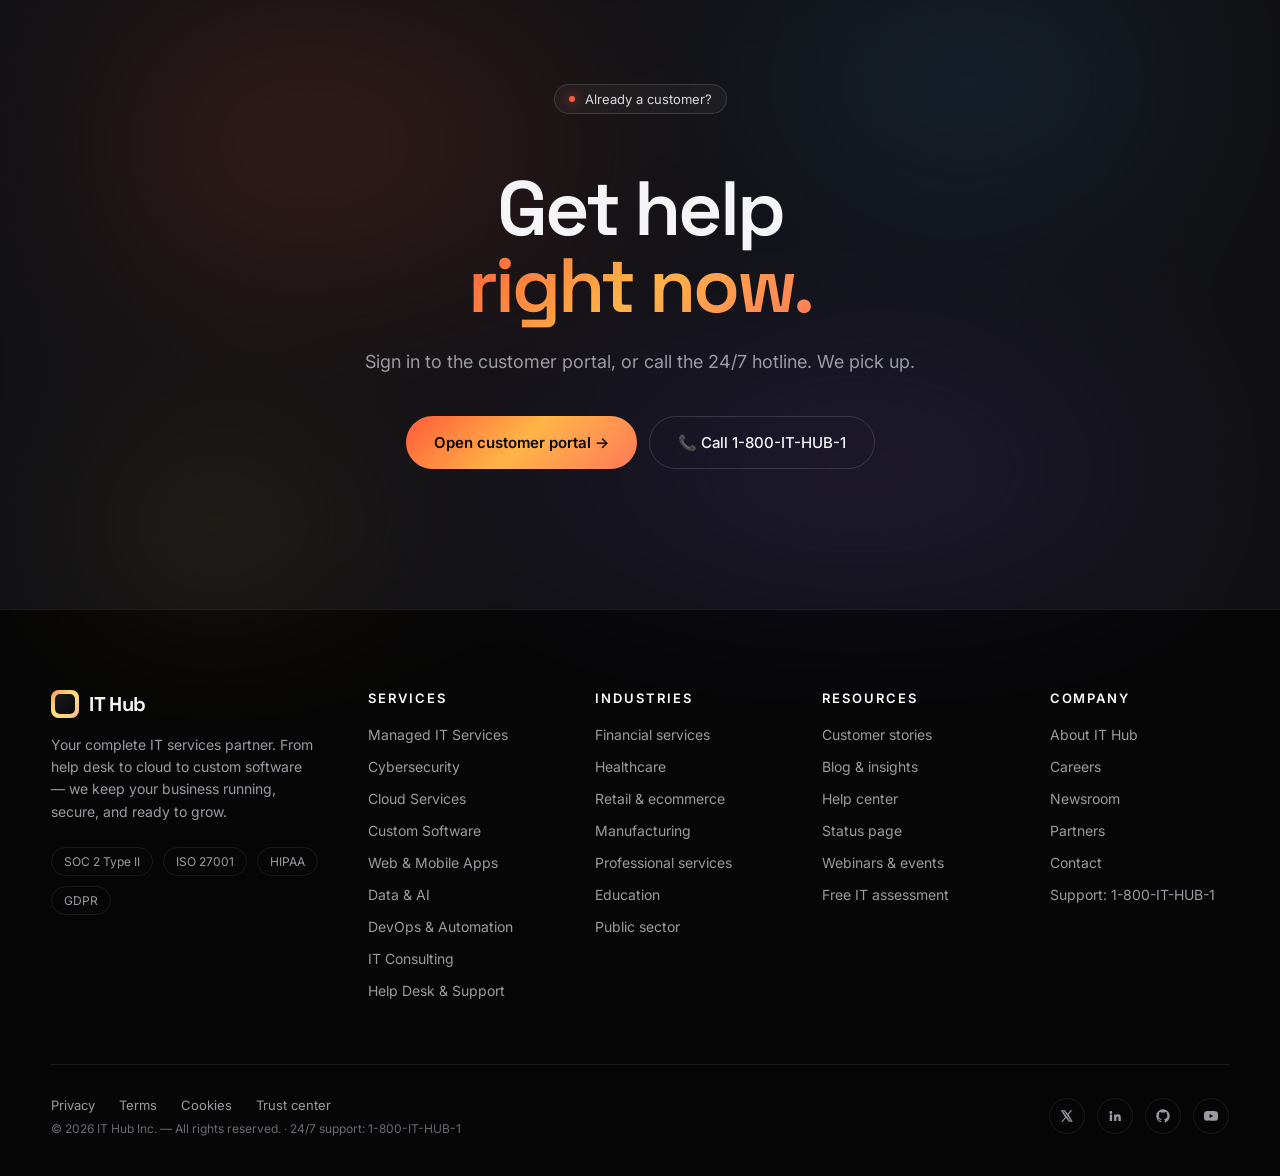
<file: contact.html>
<!doctype html>
<html lang="en">
<head>
<meta charset="utf-8" />
<meta name="viewport" content="width=device-width,initial-scale=1" />
<title>Contact — IT Hub</title>
<meta name="description" content="Get in touch with IT Hub. 24/7 support, sales, and a global team of IT specialists ready to help." />
<link rel="preconnect" href="https://fonts.googleapis.com">
<link rel="preconnect" href="https://fonts.gstatic.com" crossorigin>
<link href="https://fonts.googleapis.com/css2?family=Inter:wght@300;400;500;600;700&family=Space+Grotesk:wght@400;500;600;700&display=swap" rel="stylesheet">
<link rel="stylesheet" href="assets/styles.css">
</head>
<body>

<!-- NAV -->
<nav class="nav">
  <div class="nav-inner">
    <a href="index.html" class="logo"><span class="logo-mark"></span><span>IT Hub</span></a>
    <div class="nav-links">
      <a class="nav-link" href="services.html">Services <span class="chev">▾</span></a>
      <a class="nav-link" href="industries.html">Industries <span class="chev">▾</span></a>
      <a class="nav-link" href="resources.html">Resources <span class="chev">▾</span></a>
      <a class="nav-link" href="case-studies.html">Customers</a>
      <a class="nav-link" href="pricing.html">Pricing</a>
      <a class="nav-link" href="about.html">Company</a>
    </div>
    <div class="nav-right">
      <a class="btn btn-ghost" href="signin.html">Sign in</a>
      <a class="btn btn-accent" href="contact.html">Talk to sales</a>
    </div>
  </div>
</nav>

<!-- PAGE HEADER -->
<header class="page-header">
  <div class="hero-mesh"></div>
  <div class="page-header-inner">
    <div class="breadcrumb"><a href="index.html">Home</a> &nbsp;/&nbsp; Contact</div>
    <h1><span class="grad">Let's talk.</span> <span class="accent" style="background:var(--grad-1);-webkit-background-clip:text;background-clip:text;color:transparent">No pitch deck.</span></h1>
    <p>Send us a note and a real person will get back to you within 4 business hours. If it's an emergency, call the 24/7 line below — we pick up.</p>
  </div>
</header>

<!-- CONTACT -->
<section>
  <div class="container">
    <div class="contact-grid">

      <div>
        <form class="form-grid" onsubmit="event.preventDefault(); this.reset(); alert('Thanks! We\\'ll be in touch within 4 business hours.');">
          <div class="form-group">
            <label for="name">Your name</label>
            <input class="form-control" type="text" id="name" placeholder="Jane Smith" required>
          </div>
          <div class="form-group">
            <label for="company">Company</label>
            <input class="form-control" type="text" id="company" placeholder="Acme Inc.">
          </div>
          <div class="form-group">
            <label for="email">Work email</label>
            <input class="form-control" type="email" id="email" placeholder="jane@acme.com" required>
          </div>
          <div class="form-group">
            <label for="phone">Phone (optional)</label>
            <input class="form-control" type="tel" id="phone" placeholder="+1 555 123 4567">
          </div>
          <div class="form-group full">
            <label for="interest">What are you interested in?</label>
            <select class="form-control" id="interest">
              <option>Managed IT Services</option>
              <option>Cybersecurity</option>
              <option>Cloud Services</option>
              <option>Custom Software</option>
              <option>Web &amp; Mobile Apps</option>
              <option>Data &amp; AI</option>
              <option>DevOps &amp; Automation</option>
              <option>IT Consulting</option>
              <option>24/7 Help Desk &amp; Support</option>
              <option>Not sure yet</option>
            </select>
          </div>
          <div class="form-group full">
            <label for="size">Team size</label>
            <select class="form-control" id="size">
              <option>1–10 people</option>
              <option>11–50 people</option>
              <option>51–200 people</option>
              <option>201–500 people</option>
              <option>500+ people</option>
            </select>
          </div>
          <div class="form-group full">
            <label for="msg">Tell us a bit about your situation</label>
            <textarea class="form-control" id="msg" placeholder="What's prompting the conversation? Any specific challenges or deadlines?"></textarea>
          </div>
          <div class="full" style="display:flex;gap:12px;flex-wrap:wrap;align-items:center;margin-top:8px">
            <button class="btn btn-accent btn-lg" type="submit">Send message →</button>
            <span style="font-size:12px;color:var(--muted)">By submitting you agree to our <a href="privacy.html" style="color:#fff;text-decoration:underline">privacy policy</a>.</span>
          </div>
        </form>
      </div>

      <div class="contact-info">
        <div class="info-card">
          <div class="lbl">24/7 Support Hotline</div>
          <div class="val">1-800-IT-HUB-1</div>
          <div class="sub">Existing clients · Average pickup: 12 seconds</div>
        </div>
        <div class="info-card">
          <div class="lbl">Sales &amp; new inquiries</div>
          <div class="val">sales@ithub.com</div>
          <div class="sub">Replies within 4 business hours</div>
        </div>
        <div class="info-card">
          <div class="lbl">General</div>
          <div class="val">hello@ithub.com</div>
          <div class="sub">Partnerships, press, careers, anything else</div>
        </div>
        <div class="info-card">
          <div class="lbl">Status &amp; incidents</div>
          <div class="val">status.ithub.com</div>
          <div class="sub">Live service status and incident history</div>
        </div>
      </div>

    </div>

    <div class="offices">
      <div class="office"><div class="city">San Francisco</div><div class="addr">HQ<br>450 Mission St, Suite 1200<br>San Francisco, CA 94105</div></div>
      <div class="office"><div class="city">New York</div><div class="addr">125 W 25th St, Floor 6<br>New York, NY 10001</div></div>
      <div class="office"><div class="city">London</div><div class="addr">1 Cornhill, EC3V 3ND<br>United Kingdom</div></div>
      <div class="office"><div class="city">Singapore</div><div class="addr">8 Marina Boulevard, #11-04<br>Marina Bay Financial Centre</div></div>
      <div class="office"><div class="city">Toronto</div><div class="addr">100 King St W, Suite 5700<br>Toronto, ON M5X 1C7</div></div>
      <div class="office"><div class="city">Sydney</div><div class="addr">Level 24, 1 O'Connell St<br>Sydney NSW 2000</div></div>
    </div>
  </div>
</section>

<!-- CTA -->
<section class="cta">
  <div class="cta-inner">
    <span class="eyebrow reveal"><span class="dot"></span> Already a customer?</span>
    <h2 class="reveal" style="margin-top:24px">Get help<br><span class="accent" style="background:var(--grad-1);-webkit-background-clip:text;background-clip:text;color:transparent">right now.</span></h2>
    <p class="reveal">Sign in to the customer portal, or call the 24/7 hotline. We pick up.</p>
    <div class="reveal" style="display:flex;gap:12px;justify-content:center;flex-wrap:wrap;margin-top:8px">
      <a class="btn btn-accent btn-lg" href="signin.html">Open customer portal →</a>
      <a class="btn btn-ghost btn-lg" href="tel:1800484821">📞 Call 1-800-IT-HUB-1</a>
    </div>
  </div>
</section>

<!-- FOOTER -->
<footer class="footer">
  <div class="footer-inner">
    <div class="footer-top">
      <div class="footer-brand">
        <a href="index.html" class="logo"><span class="logo-mark"></span><span>IT Hub</span></a>
        <p>Your complete IT services partner. From help desk to cloud to custom software — we keep your business running, secure, and ready to grow.</p>
        <div style="display:flex;gap:10px;flex-wrap:wrap">
          <span style="padding:6px 12px;border:1px solid var(--line);border-radius:999px;font-size:12px;color:var(--muted)">SOC 2 Type II</span>
          <span style="padding:6px 12px;border:1px solid var(--line);border-radius:999px;font-size:12px;color:var(--muted)">ISO 27001</span>
          <span style="padding:6px 12px;border:1px solid var(--line);border-radius:999px;font-size:12px;color:var(--muted)">HIPAA</span>
          <span style="padding:6px 12px;border:1px solid var(--line);border-radius:999px;font-size:12px;color:var(--muted)">GDPR</span>
        </div>
      </div>
      <div class="footer-col"><h5>Services</h5><ul>
        <li><a href="services.html#managed-it">Managed IT Services</a></li>
        <li><a href="services.html#cybersecurity">Cybersecurity</a></li>
        <li><a href="services.html#cloud">Cloud Services</a></li>
        <li><a href="services.html#custom-software">Custom Software</a></li>
        <li><a href="services.html#web-mobile">Web &amp; Mobile Apps</a></li>
        <li><a href="services.html#data-ai">Data &amp; AI</a></li>
        <li><a href="services.html#devops">DevOps &amp; Automation</a></li>
        <li><a href="services.html#consulting">IT Consulting</a></li>
        <li><a href="services.html#help-desk">Help Desk &amp; Support</a></li>
      </ul></div>
      <div class="footer-col"><h5>Industries</h5><ul>
        <li><a href="industries.html#financial">Financial services</a></li>
        <li><a href="industries.html#healthcare">Healthcare</a></li>
        <li><a href="industries.html#retail">Retail &amp; ecommerce</a></li>
        <li><a href="industries.html#manufacturing">Manufacturing</a></li>
        <li><a href="industries.html#professional">Professional services</a></li>
        <li><a href="industries.html#education">Education</a></li>
        <li><a href="industries.html#public">Public sector</a></li>
      </ul></div>
      <div class="footer-col"><h5>Resources</h5><ul>
        <li><a href="case-studies.html">Customer stories</a></li>
        <li><a href="resources.html">Blog &amp; insights</a></li>
        <li><a href="resources.html#help-center">Help center</a></li>
        <li><a href="resources.html#status">Status page</a></li>
        <li><a href="resources.html#events">Webinars &amp; events</a></li>
        <li><a href="contact.html">Free IT assessment</a></li>
      </ul></div>
      <div class="footer-col"><h5>Company</h5><ul>
        <li><a href="about.html">About IT Hub</a></li>
        <li><a href="about.html#careers">Careers</a></li>
        <li><a href="about.html#newsroom">Newsroom</a></li>
        <li><a href="about.html#partners">Partners</a></li>
        <li><a href="contact.html">Contact</a></li>
        <li><a href="contact.html">Support: 1-800-IT-HUB-1</a></li>
      </ul></div>
    </div>
    <div class="footer-bottom">
      <div>
        <div class="legal">
          <a href="privacy.html">Privacy</a>
          <a href="terms.html">Terms</a>
          <a href="privacy.html#cookies">Cookies</a>
          <a href="about.html#trust">Trust center</a>
        </div>
        <div class="copy">© 2026 IT Hub Inc. — All rights reserved.  ·  24/7 support: 1-800-IT-HUB-1</div>
      </div>
      <div class="social">
        <a href="#" aria-label="X"><svg width="14" height="14" viewBox="0 0 24 24" fill="currentColor"><path d="M18.244 2H21l-6.52 7.45L22 22h-6.7l-5.24-6.85L4.8 22H2l7-8L1.5 2H8.4l4.74 6.27L18.244 2Zm-1.18 18h1.65L7.04 4H5.3l11.764 16Z"/></svg></a>
        <a href="#" aria-label="LinkedIn"><svg width="14" height="14" viewBox="0 0 24 24" fill="currentColor"><path d="M4.98 3.5a2.5 2.5 0 1 1 0 5.001 2.5 2.5 0 0 1 0-5ZM3 9.5h4v11H3v-11Zm6.5 0h3.8v1.5h.06c.53-1 1.83-2.06 3.77-2.06 4.04 0 4.79 2.66 4.79 6.11v5.45h-4v-4.83c0-1.15-.02-2.63-1.6-2.63-1.6 0-1.85 1.25-1.85 2.55v4.91h-4v-11Z"/></svg></a>
        <a href="#" aria-label="GitHub"><svg width="14" height="14" viewBox="0 0 24 24" fill="currentColor"><path d="M12 .5C5.65.5.5 5.65.5 12c0 5.08 3.29 9.39 7.86 10.92.58.1.79-.25.79-.56v-2.13c-3.2.7-3.87-1.37-3.87-1.37-.52-1.32-1.28-1.67-1.28-1.67-1.04-.72.08-.7.08-.7 1.16.08 1.77 1.19 1.77 1.19 1.03 1.77 2.7 1.26 3.36.96.1-.75.4-1.26.73-1.55-2.55-.29-5.24-1.28-5.24-5.69 0-1.26.45-2.28 1.18-3.08-.12-.29-.51-1.46.11-3.04 0 0 .97-.31 3.18 1.18.92-.26 1.91-.39 2.89-.39.98 0 1.97.13 2.89.39 2.21-1.49 3.18-1.18 3.18-1.18.62 1.58.23 2.75.11 3.04.74.8 1.18 1.82 1.18 3.08 0 4.42-2.7 5.4-5.26 5.69.41.36.78 1.07.78 2.16v3.2c0 .31.21.67.8.56C20.21 21.39 23.5 17.08 23.5 12 23.5 5.65 18.35.5 12 .5Z"/></svg></a>
        <a href="#" aria-label="YouTube"><svg width="14" height="14" viewBox="0 0 24 24" fill="currentColor"><path d="M23.5 6.2a3 3 0 0 0-2.1-2.12C19.5 3.5 12 3.5 12 3.5s-7.5 0-9.4.58A3 3 0 0 0 .5 6.2C0 8.1 0 12 0 12s0 3.9.5 5.8a3 3 0 0 0 2.1 2.12c1.9.58 9.4.58 9.4.58s7.5 0 9.4-.58a3 3 0 0 0 2.1-2.12c.5-1.9.5-5.8.5-5.8s0-3.9-.5-5.8ZM9.6 15.6V8.4l6.3 3.6-6.3 3.6Z"/></svg></a>
      </div>
    </div>
  </div>
</footer>

<script>
  const io = new IntersectionObserver((entries)=>{
    entries.forEach(e=>{ if(e.isIntersecting) e.target.classList.add('in') });
  }, { threshold: 0.12, rootMargin: '0px 0px -50px 0px' });
  document.querySelectorAll('.reveal').forEach(el=>io.observe(el));
</script>
</body>
</html>
</file>
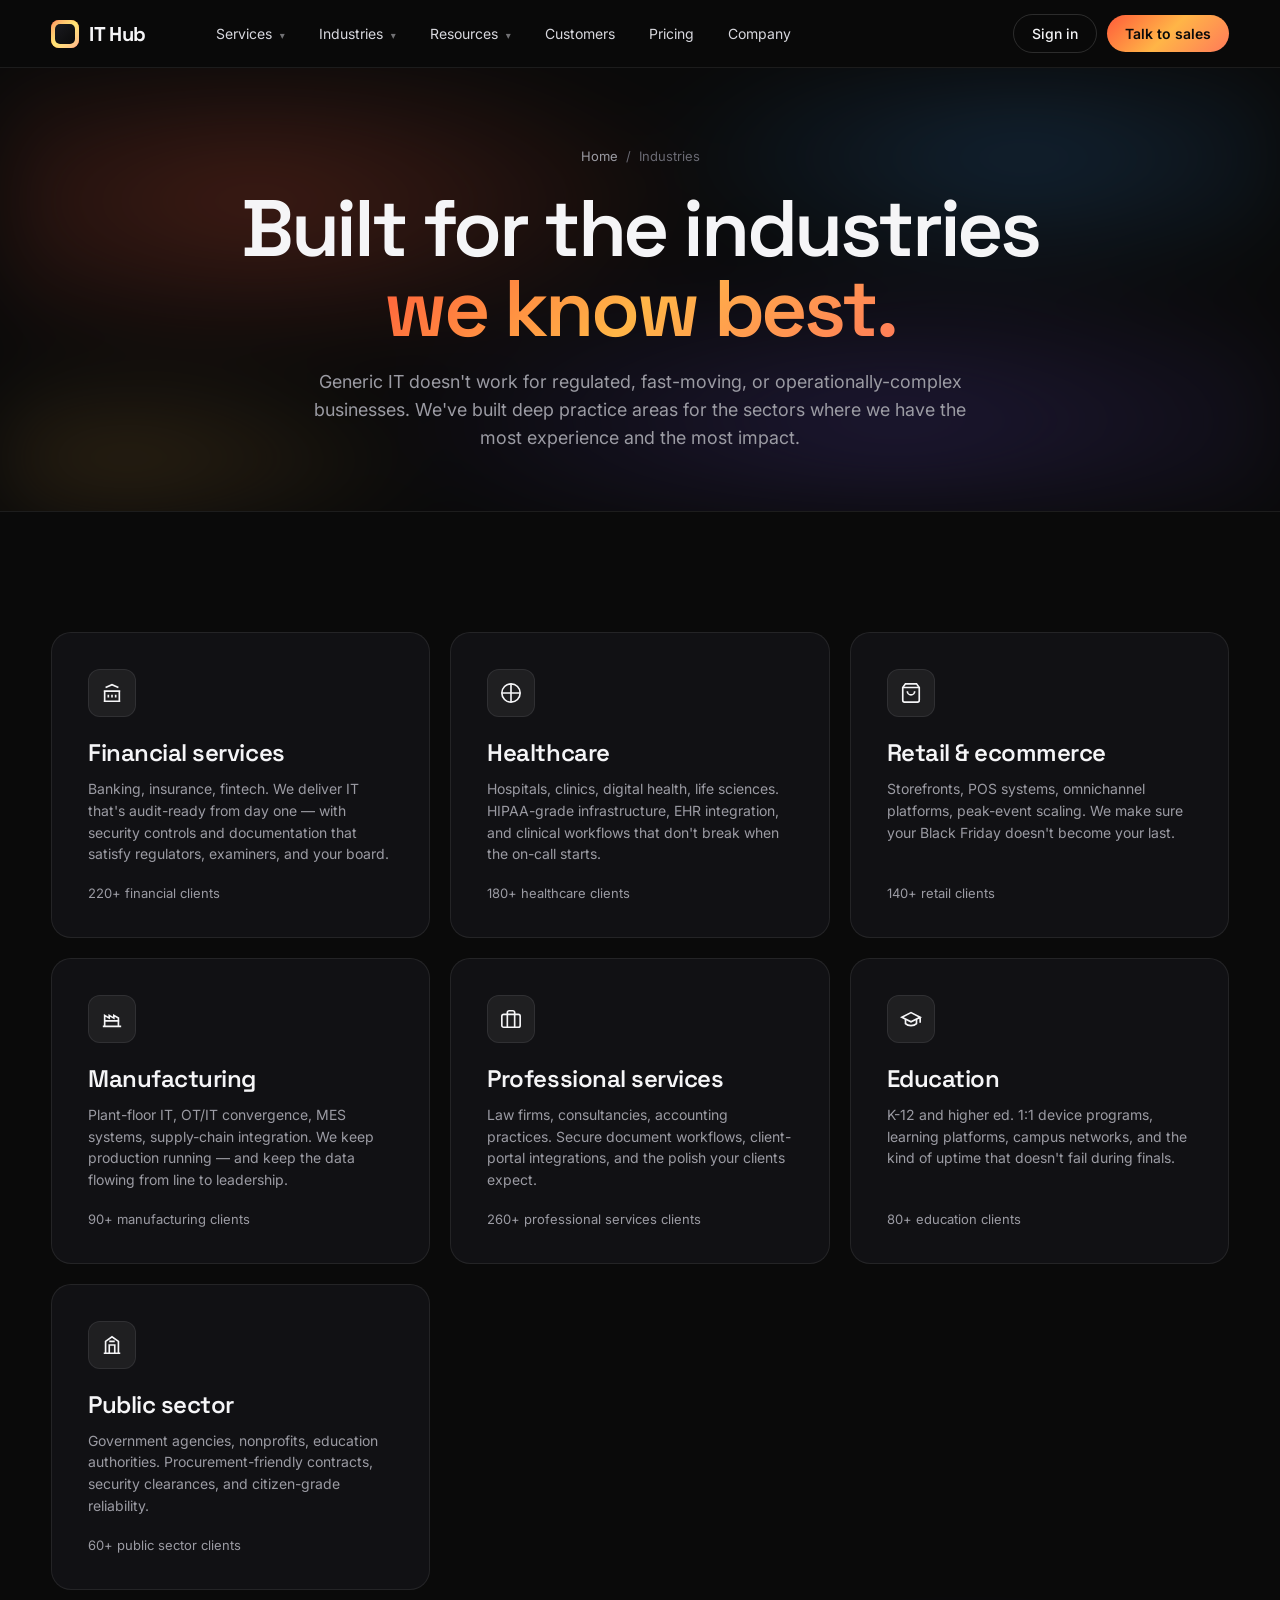
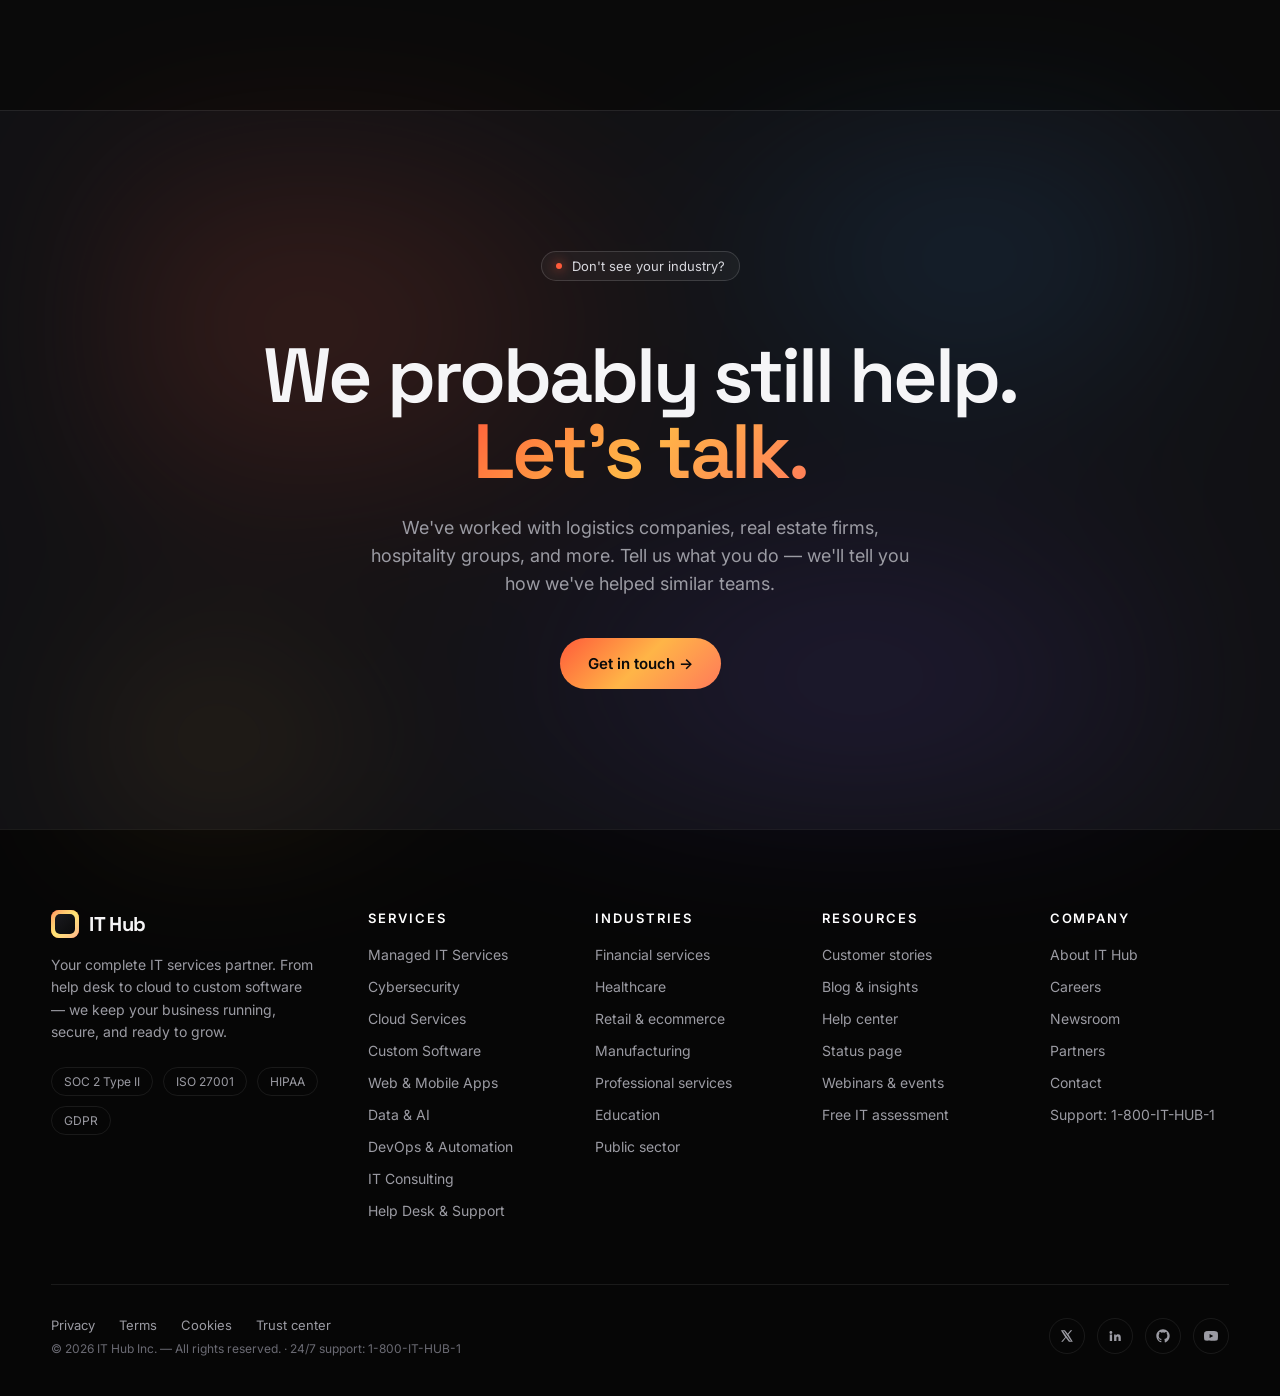
<file: industries.html>
<!doctype html>
<html lang="en">
<head>
<meta charset="utf-8" />
<meta name="viewport" content="width=device-width,initial-scale=1" />
<title>Industries — IT Hub</title>
<meta name="description" content="IT services tailored to financial services, healthcare, retail, manufacturing, professional services, education, and public sector." />
<link rel="preconnect" href="https://fonts.googleapis.com">
<link rel="preconnect" href="https://fonts.gstatic.com" crossorigin>
<link href="https://fonts.googleapis.com/css2?family=Inter:wght@300;400;500;600;700&family=Space+Grotesk:wght@400;500;600;700&display=swap" rel="stylesheet">
<link rel="stylesheet" href="assets/styles.css">
</head>
<body>

<nav class="nav">
  <div class="nav-inner">
    <a href="index.html" class="logo"><span class="logo-mark"></span><span>IT Hub</span></a>
    <div class="nav-links">
      <a class="nav-link" href="services.html">Services <span class="chev">▾</span></a>
      <a class="nav-link" href="industries.html">Industries <span class="chev">▾</span></a>
      <a class="nav-link" href="resources.html">Resources <span class="chev">▾</span></a>
      <a class="nav-link" href="case-studies.html">Customers</a>
      <a class="nav-link" href="pricing.html">Pricing</a>
      <a class="nav-link" href="about.html">Company</a>
    </div>
    <div class="nav-right">
      <a class="btn btn-ghost" href="signin.html">Sign in</a>
      <a class="btn btn-accent" href="contact.html">Talk to sales</a>
    </div>
  </div>
</nav>

<header class="page-header">
  <div class="hero-mesh"></div>
  <div class="page-header-inner">
    <div class="breadcrumb"><a href="index.html">Home</a> &nbsp;/&nbsp; Industries</div>
    <h1><span class="grad">Built for the industries</span> <span class="accent" style="background:var(--grad-1);-webkit-background-clip:text;background-clip:text;color:transparent">we know best.</span></h1>
    <p>Generic IT doesn't work for regulated, fast-moving, or operationally-complex businesses. We've built deep practice areas for the sectors where we have the most experience and the most impact.</p>
  </div>
</header>

<section>
  <div class="container">
    <div class="grid-3">

      <article class="ind-card" id="financial">
        <div class="icon"><svg width="22" height="22" viewBox="0 0 24 24" fill="none" stroke="currentColor" stroke-width="1.8"><path d="M3 21h18M3 10h18M5 6l7-3 7 3M4 10v11M20 10v11M8 14v3M12 14v3M16 14v3"/></svg></div>
        <h3>Financial services</h3>
        <p>Banking, insurance, fintech. We deliver IT that's audit-ready from day one — with security controls and documentation that satisfy regulators, examiners, and your board.</p>
        <div style="margin-top:auto;padding-top:20px;font-size:13px;color:var(--muted)">220+ financial clients</div>
      </article>

      <article class="ind-card" id="healthcare">
        <div class="icon"><svg width="22" height="22" viewBox="0 0 24 24" fill="none" stroke="currentColor" stroke-width="1.8"><path d="M12 2v20M2 12h20"/><circle cx="12" cy="12" r="10"/></svg></div>
        <h3>Healthcare</h3>
        <p>Hospitals, clinics, digital health, life sciences. HIPAA-grade infrastructure, EHR integration, and clinical workflows that don't break when the on-call starts.</p>
        <div style="margin-top:auto;padding-top:20px;font-size:13px;color:var(--muted)">180+ healthcare clients</div>
      </article>

      <article class="ind-card" id="retail">
        <div class="icon"><svg width="22" height="22" viewBox="0 0 24 24" fill="none" stroke="currentColor" stroke-width="1.8"><path d="M6 2 3 6v14a2 2 0 0 0 2 2h14a2 2 0 0 0 2-2V6l-3-4Z"/><path d="M3 6h18M16 10a4 4 0 0 1-8 0"/></svg></div>
        <h3>Retail &amp; ecommerce</h3>
        <p>Storefronts, POS systems, omnichannel platforms, peak-event scaling. We make sure your Black Friday doesn't become your last.</p>
        <div style="margin-top:auto;padding-top:20px;font-size:13px;color:var(--muted)">140+ retail clients</div>
      </article>

      <article class="ind-card" id="manufacturing">
        <div class="icon"><svg width="22" height="22" viewBox="0 0 24 24" fill="none" stroke="currentColor" stroke-width="1.8"><path d="M2 20h20M4 20V8l5 3V8l5 3V8l5 3v9M4 14h16"/></svg></div>
        <h3>Manufacturing</h3>
        <p>Plant-floor IT, OT/IT convergence, MES systems, supply-chain integration. We keep production running — and keep the data flowing from line to leadership.</p>
        <div style="margin-top:auto;padding-top:20px;font-size:13px;color:var(--muted)">90+ manufacturing clients</div>
      </article>

      <article class="ind-card" id="professional">
        <div class="icon"><svg width="22" height="22" viewBox="0 0 24 24" fill="none" stroke="currentColor" stroke-width="1.8"><rect x="2" y="7" width="20" height="14" rx="2"/><path d="M16 21V5a2 2 0 0 0-2-2h-4a2 2 0 0 0-2 2v16"/></svg></div>
        <h3>Professional services</h3>
        <p>Law firms, consultancies, accounting practices. Secure document workflows, client-portal integrations, and the polish your clients expect.</p>
        <div style="margin-top:auto;padding-top:20px;font-size:13px;color:var(--muted)">260+ professional services clients</div>
      </article>

      <article class="ind-card" id="education">
        <div class="icon"><svg width="22" height="22" viewBox="0 0 24 24" fill="none" stroke="currentColor" stroke-width="1.8"><path d="M22 10v6M2 10l10-5 10 5-10 5z"/><path d="M6 12v5c3 3 9 3 12 0v-5"/></svg></div>
        <h3>Education</h3>
        <p>K-12 and higher ed. 1:1 device programs, learning platforms, campus networks, and the kind of uptime that doesn't fail during finals.</p>
        <div style="margin-top:auto;padding-top:20px;font-size:13px;color:var(--muted)">80+ education clients</div>
      </article>

      <article class="ind-card" id="public">
        <div class="icon"><svg width="22" height="22" viewBox="0 0 24 24" fill="none" stroke="currentColor" stroke-width="1.8"><path d="M3 21h18M5 21V8l7-5 7 5v13M9 21V12h6v9"/><path d="M9 8h6"/></svg></div>
        <h3>Public sector</h3>
        <p>Government agencies, nonprofits, education authorities. Procurement-friendly contracts, security clearances, and citizen-grade reliability.</p>
        <div style="margin-top:auto;padding-top:20px;font-size:13px;color:var(--muted)">60+ public sector clients</div>
      </article>

    </div>
  </div>
</section>

<section class="cta">
  <div class="cta-inner">
    <span class="eyebrow reveal"><span class="dot"></span> Don't see your industry?</span>
    <h2 class="reveal" style="margin-top:24px">We probably still help.<br><span class="accent" style="background:var(--grad-1);-webkit-background-clip:text;background-clip:text;color:transparent">Let's talk.</span></h2>
    <p class="reveal">We've worked with logistics companies, real estate firms, hospitality groups, and more. Tell us what you do — we'll tell you how we've helped similar teams.</p>
    <div class="reveal" style="display:flex;gap:12px;justify-content:center;flex-wrap:wrap;margin-top:8px">
      <a class="btn btn-accent btn-lg" href="contact.html">Get in touch →</a>
    </div>
  </div>
</section>

<footer class="footer">
  <div class="footer-inner">
    <div class="footer-top">
      <div class="footer-brand">
        <a href="index.html" class="logo"><span class="logo-mark"></span><span>IT Hub</span></a>
        <p>Your complete IT services partner. From help desk to cloud to custom software — we keep your business running, secure, and ready to grow.</p>
        <div style="display:flex;gap:10px;flex-wrap:wrap">
          <span style="padding:6px 12px;border:1px solid var(--line);border-radius:999px;font-size:12px;color:var(--muted)">SOC 2 Type II</span>
          <span style="padding:6px 12px;border:1px solid var(--line);border-radius:999px;font-size:12px;color:var(--muted)">ISO 27001</span>
          <span style="padding:6px 12px;border:1px solid var(--line);border-radius:999px;font-size:12px;color:var(--muted)">HIPAA</span>
          <span style="padding:6px 12px;border:1px solid var(--line);border-radius:999px;font-size:12px;color:var(--muted)">GDPR</span>
        </div>
      </div>
      <div class="footer-col"><h5>Services</h5><ul>
        <li><a href="services.html#managed-it">Managed IT Services</a></li>
        <li><a href="services.html#cybersecurity">Cybersecurity</a></li>
        <li><a href="services.html#cloud">Cloud Services</a></li>
        <li><a href="services.html#custom-software">Custom Software</a></li>
        <li><a href="services.html#web-mobile">Web &amp; Mobile Apps</a></li>
        <li><a href="services.html#data-ai">Data &amp; AI</a></li>
        <li><a href="services.html#devops">DevOps &amp; Automation</a></li>
        <li><a href="services.html#consulting">IT Consulting</a></li>
        <li><a href="services.html#help-desk">Help Desk &amp; Support</a></li>
      </ul></div>
      <div class="footer-col"><h5>Industries</h5><ul>
        <li><a href="industries.html#financial">Financial services</a></li>
        <li><a href="industries.html#healthcare">Healthcare</a></li>
        <li><a href="industries.html#retail">Retail &amp; ecommerce</a></li>
        <li><a href="industries.html#manufacturing">Manufacturing</a></li>
        <li><a href="industries.html#professional">Professional services</a></li>
        <li><a href="industries.html#education">Education</a></li>
        <li><a href="industries.html#public">Public sector</a></li>
      </ul></div>
      <div class="footer-col"><h5>Resources</h5><ul>
        <li><a href="case-studies.html">Customer stories</a></li>
        <li><a href="resources.html">Blog &amp; insights</a></li>
        <li><a href="resources.html#help-center">Help center</a></li>
        <li><a href="resources.html#status">Status page</a></li>
        <li><a href="resources.html#events">Webinars &amp; events</a></li>
        <li><a href="contact.html">Free IT assessment</a></li>
      </ul></div>
      <div class="footer-col"><h5>Company</h5><ul>
        <li><a href="about.html">About IT Hub</a></li>
        <li><a href="about.html#careers">Careers</a></li>
        <li><a href="about.html#newsroom">Newsroom</a></li>
        <li><a href="about.html#partners">Partners</a></li>
        <li><a href="contact.html">Contact</a></li>
        <li><a href="contact.html">Support: 1-800-IT-HUB-1</a></li>
      </ul></div>
    </div>
    <div class="footer-bottom">
      <div>
        <div class="legal">
          <a href="privacy.html">Privacy</a>
          <a href="terms.html">Terms</a>
          <a href="privacy.html#cookies">Cookies</a>
          <a href="about.html#trust">Trust center</a>
        </div>
        <div class="copy">© 2026 IT Hub Inc. — All rights reserved.  ·  24/7 support: 1-800-IT-HUB-1</div>
      </div>
      <div class="social">
        <a href="#" aria-label="X"><svg width="14" height="14" viewBox="0 0 24 24" fill="currentColor"><path d="M18.244 2H21l-6.52 7.45L22 22h-6.7l-5.24-6.85L4.8 22H2l7-8L1.5 2H8.4l4.74 6.27L18.244 2Zm-1.18 18h1.65L7.04 4H5.3l11.764 16Z"/></svg></a>
        <a href="#" aria-label="LinkedIn"><svg width="14" height="14" viewBox="0 0 24 24" fill="currentColor"><path d="M4.98 3.5a2.5 2.5 0 1 1 0 5.001 2.5 2.5 0 0 1 0-5ZM3 9.5h4v11H3v-11Zm6.5 0h3.8v1.5h.06c.53-1 1.83-2.06 3.77-2.06 4.04 0 4.79 2.66 4.79 6.11v5.45h-4v-4.83c0-1.15-.02-2.63-1.6-2.63-1.6 0-1.85 1.25-1.85 2.55v4.91h-4v-11Z"/></svg></a>
        <a href="#" aria-label="GitHub"><svg width="14" height="14" viewBox="0 0 24 24" fill="currentColor"><path d="M12 .5C5.65.5.5 5.65.5 12c0 5.08 3.29 9.39 7.86 10.92.58.1.79-.25.79-.56v-2.13c-3.2.7-3.87-1.37-3.87-1.37-.52-1.32-1.28-1.67-1.28-1.67-1.04-.72.08-.7.08-.7 1.16.08 1.77 1.19 1.77 1.19 1.03 1.77 2.7 1.26 3.36.96.1-.75.4-1.26.73-1.55-2.55-.29-5.24-1.28-5.24-5.69 0-1.26.45-2.28 1.18-3.08-.12-.29-.51-1.46.11-3.04 0 0 .97-.31 3.18 1.18.92-.26 1.91-.39 2.89-.39.98 0 1.97.13 2.89.39 2.21-1.49 3.18-1.18 3.18-1.18.62 1.58.23 2.75.11 3.04.74.8 1.18 1.82 1.18 3.08 0 4.42-2.7 5.4-5.26 5.69.41.36.78 1.07.78 2.16v3.2c0 .31.21.67.8.56C20.21 21.39 23.5 17.08 23.5 12 23.5 5.65 18.35.5 12 .5Z"/></svg></a>
        <a href="#" aria-label="YouTube"><svg width="14" height="14" viewBox="0 0 24 24" fill="currentColor"><path d="M23.5 6.2a3 3 0 0 0-2.1-2.12C19.5 3.5 12 3.5 12 3.5s-7.5 0-9.4.58A3 3 0 0 0 .5 6.2C0 8.1 0 12 0 12s0 3.9.5 5.8a3 3 0 0 0 2.1 2.12c1.9.58 9.4.58 9.4.58s7.5 0 9.4-.58a3 3 0 0 0 2.1-2.12c.5-1.9.5-5.8.5-5.8s0-3.9-.5-5.8ZM9.6 15.6V8.4l6.3 3.6-6.3 3.6Z"/></svg></a>
      </div>
    </div>
  </div>
</footer>

<script>
  const io = new IntersectionObserver((entries)=>{
    entries.forEach(e=>{ if(e.isIntersecting) e.target.classList.add('in') });
  }, { threshold: 0.12, rootMargin: '0px 0px -50px 0px' });
  document.querySelectorAll('.reveal').forEach(el=>io.observe(el));
</script>
</body>
</html>
</file>
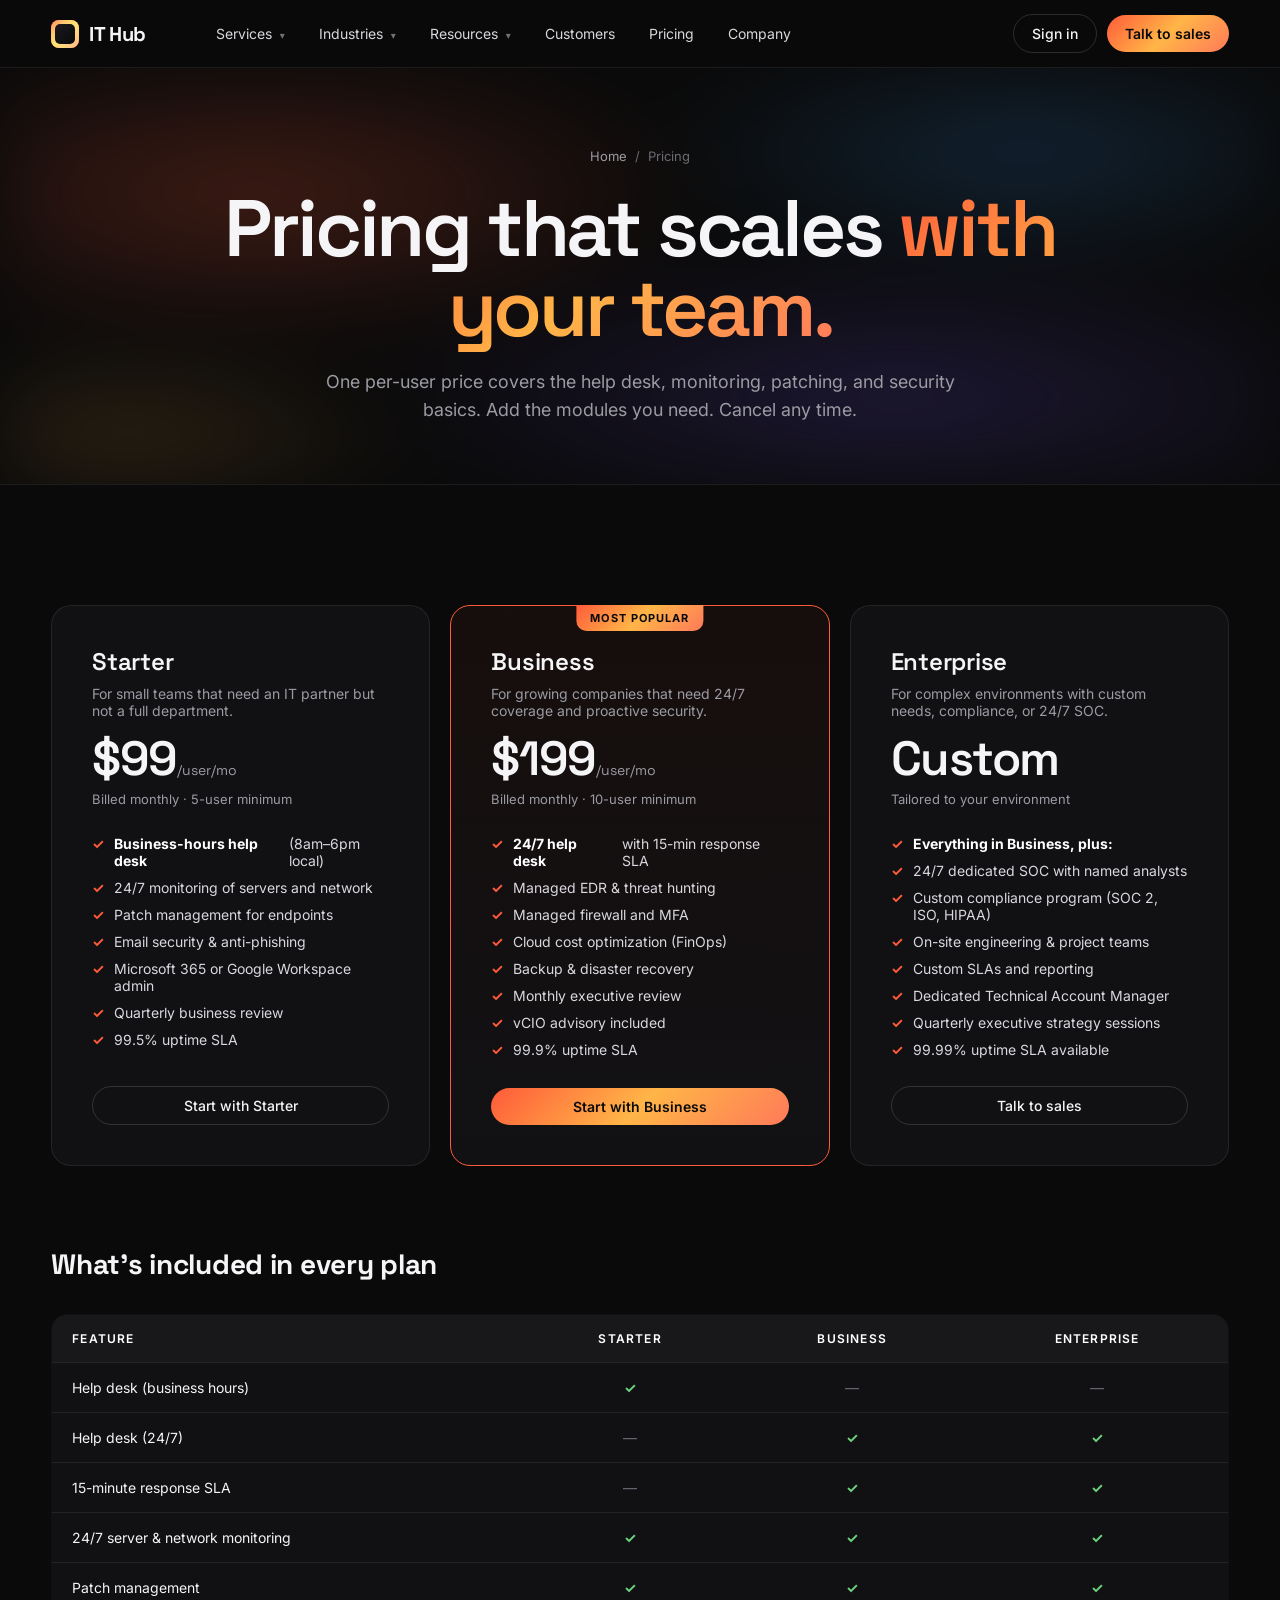
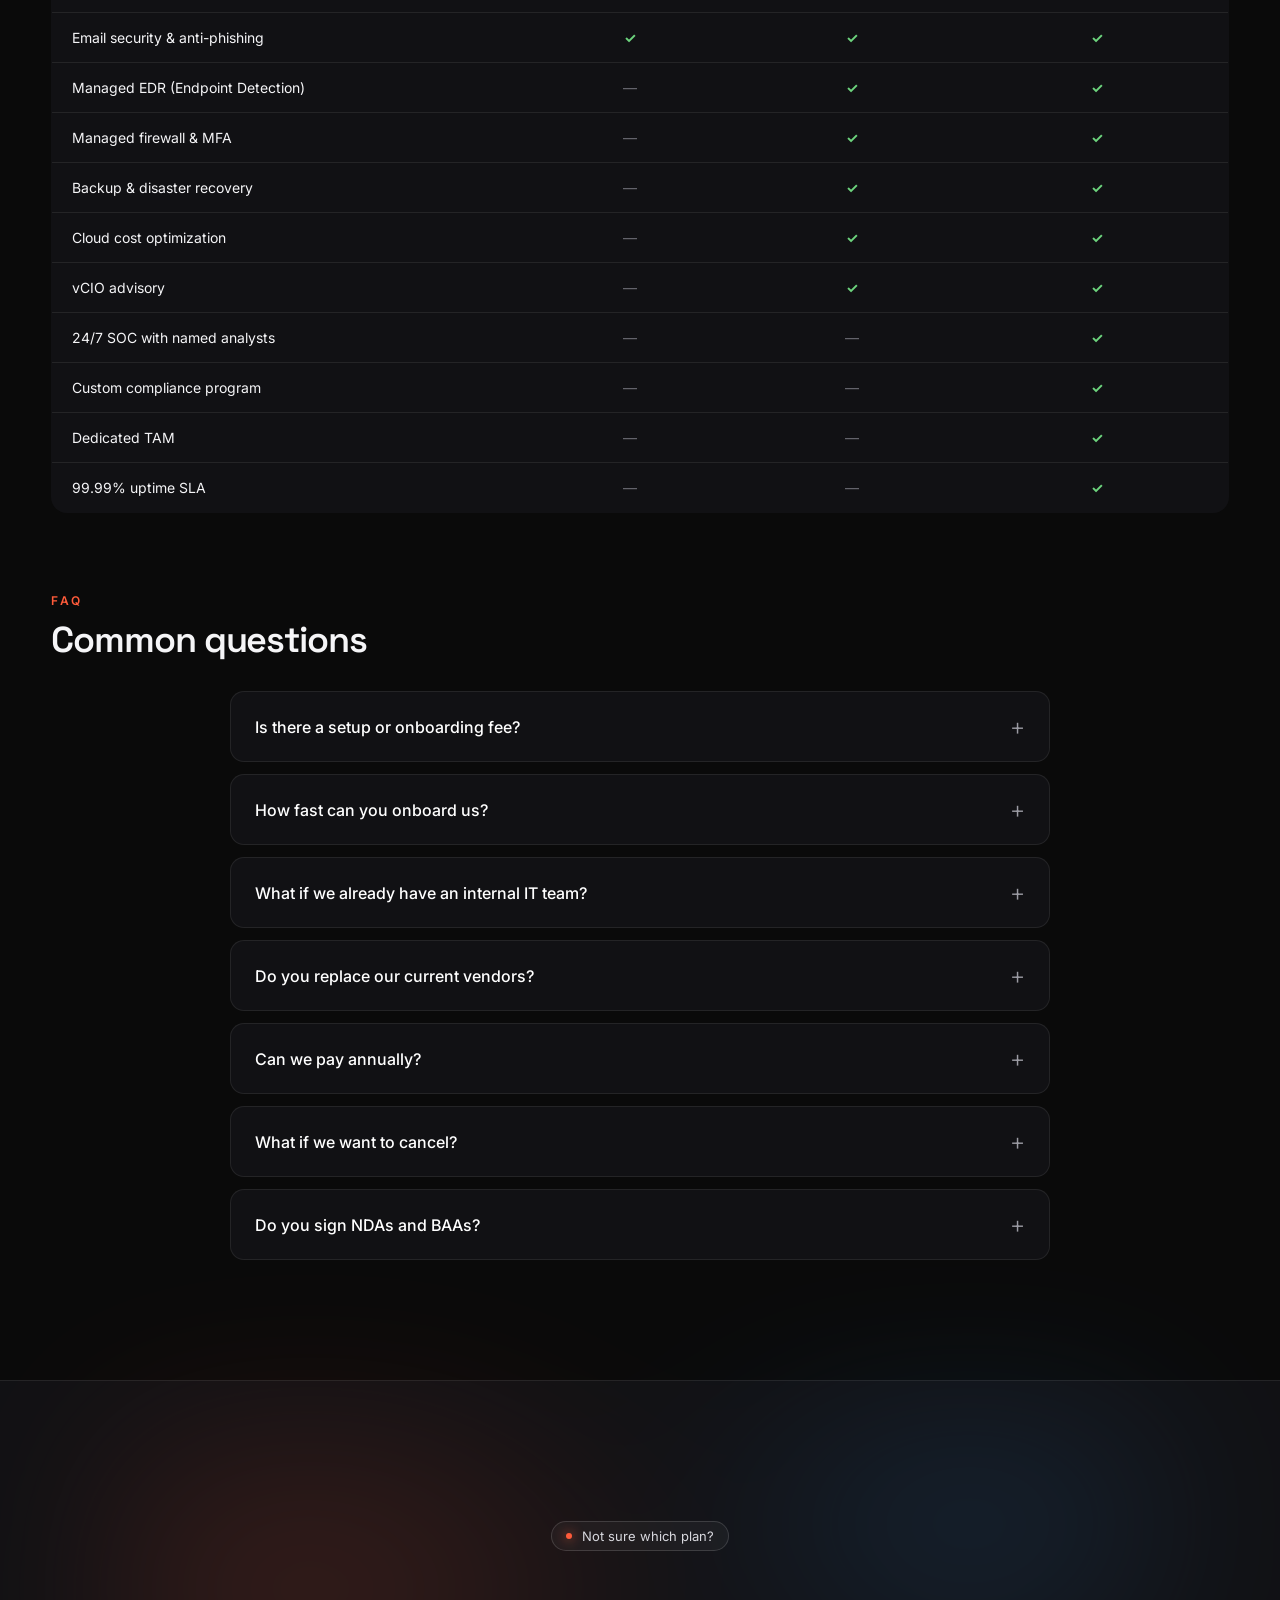
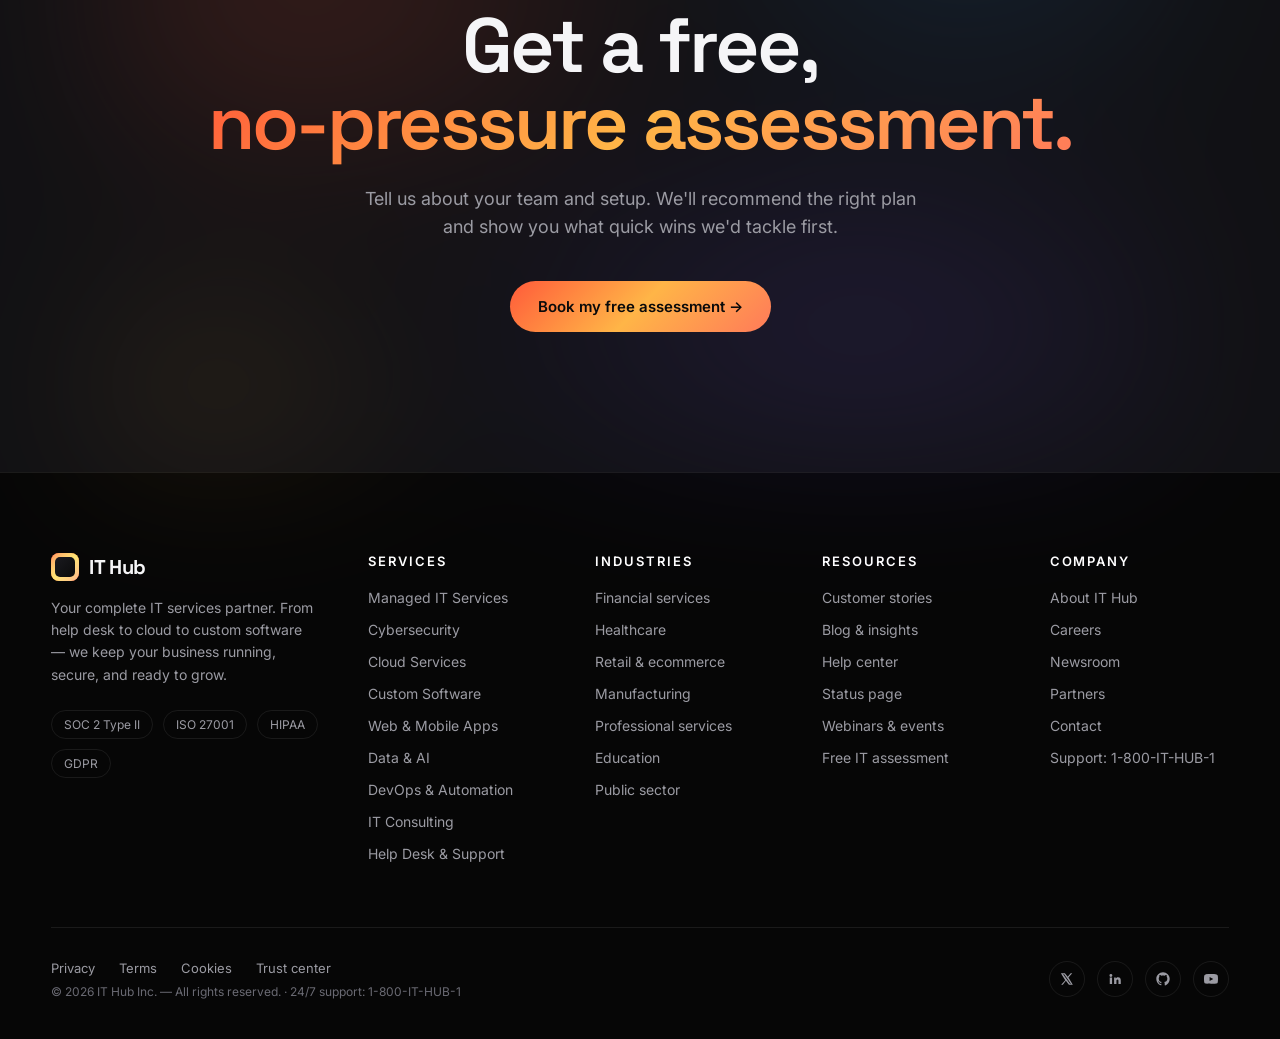
<file: pricing.html>
<!doctype html>
<html lang="en">
<head>
<meta charset="utf-8" />
<meta name="viewport" content="width=device-width,initial-scale=1" />
<title>Pricing — IT Hub</title>
<meta name="description" content="Transparent, per-user pricing for managed IT, cloud, cybersecurity, and 24/7 support. No surprise bills." />
<link rel="preconnect" href="https://fonts.googleapis.com">
<link rel="preconnect" href="https://fonts.gstatic.com" crossorigin>
<link href="https://fonts.googleapis.com/css2?family=Inter:wght@300;400;500;600;700&family=Space+Grotesk:wght@400;500;600;700&display=swap" rel="stylesheet">
<link rel="stylesheet" href="assets/styles.css">
</head>
<body>

<!-- NAV -->
<nav class="nav">
  <div class="nav-inner">
    <a href="index.html" class="logo"><span class="logo-mark"></span><span>IT Hub</span></a>
    <div class="nav-links">
      <a class="nav-link" href="services.html">Services <span class="chev">▾</span></a>
      <a class="nav-link" href="industries.html">Industries <span class="chev">▾</span></a>
      <a class="nav-link" href="resources.html">Resources <span class="chev">▾</span></a>
      <a class="nav-link" href="case-studies.html">Customers</a>
      <a class="nav-link" href="pricing.html">Pricing</a>
      <a class="nav-link" href="about.html">Company</a>
    </div>
    <div class="nav-right">
      <a class="btn btn-ghost" href="signin.html">Sign in</a>
      <a class="btn btn-accent" href="contact.html">Talk to sales</a>
    </div>
  </div>
</nav>

<!-- PAGE HEADER -->
<header class="page-header">
  <div class="hero-mesh"></div>
  <div class="page-header-inner">
    <div class="breadcrumb"><a href="index.html">Home</a> &nbsp;/&nbsp; Pricing</div>
    <h1><span class="grad">Pricing that scales</span> <span class="accent" style="background:var(--grad-1);-webkit-background-clip:text;background-clip:text;color:transparent">with your team.</span></h1>
    <p>One per-user price covers the help desk, monitoring, patching, and security basics. Add the modules you need. Cancel any time.</p>
  </div>
</header>

<!-- PRICING -->
<section>
  <div class="container">
    <div class="pricing-grid">

      <article class="price-card">
        <h3>Starter</h3>
        <p style="color:var(--muted);font-size:14px;margin:0">For small teams that need an IT partner but not a full department.</p>
        <div class="price">$99<small>/user/mo</small></div>
        <p class="price-sub">Billed monthly · 5-user minimum</p>
        <ul>
          <li><strong>Business-hours help desk</strong> (8am–6pm local)</li>
          <li>24/7 monitoring of servers and network</li>
          <li>Patch management for endpoints</li>
          <li>Email security &amp; anti-phishing</li>
          <li>Microsoft 365 or Google Workspace admin</li>
          <li>Quarterly business review</li>
          <li>99.5% uptime SLA</li>
        </ul>
        <a class="btn btn-ghost" href="contact.html">Start with Starter</a>
      </article>

      <article class="price-card featured">
        <h3>Business</h3>
        <p style="color:var(--muted);font-size:14px;margin:0">For growing companies that need 24/7 coverage and proactive security.</p>
        <div class="price">$199<small>/user/mo</small></div>
        <p class="price-sub">Billed monthly · 10-user minimum</p>
        <ul>
          <li><strong>24/7 help desk</strong> with 15-min response SLA</li>
          <li>Managed EDR &amp; threat hunting</li>
          <li>Managed firewall and MFA</li>
          <li>Cloud cost optimization (FinOps)</li>
          <li>Backup &amp; disaster recovery</li>
          <li>Monthly executive review</li>
          <li>vCIO advisory included</li>
          <li>99.9% uptime SLA</li>
        </ul>
        <a class="btn btn-accent" href="contact.html">Start with Business</a>
      </article>

      <article class="price-card">
        <h3>Enterprise</h3>
        <p style="color:var(--muted);font-size:14px;margin:0">For complex environments with custom needs, compliance, or 24/7 SOC.</p>
        <div class="price">Custom</div>
        <p class="price-sub">Tailored to your environment</p>
        <ul>
          <li><strong>Everything in Business, plus:</strong></li>
          <li>24/7 dedicated SOC with named analysts</li>
          <li>Custom compliance program (SOC 2, ISO, HIPAA)</li>
          <li>On-site engineering &amp; project teams</li>
          <li>Custom SLAs and reporting</li>
          <li>Dedicated Technical Account Manager</li>
          <li>Quarterly executive strategy sessions</li>
          <li>99.99% uptime SLA available</li>
        </ul>
        <a class="btn btn-ghost" href="contact.html">Talk to sales</a>
      </article>

    </div>

    <!-- COMPARISON -->
    <div class="price-features">
      <h3>What's included in every plan</h3>
      <table class="compare-table">
        <thead>
          <tr>
            <th style="width:40%">Feature</th>
            <th style="text-align:center">Starter</th>
            <th style="text-align:center">Business</th>
            <th style="text-align:center">Enterprise</th>
          </tr>
        </thead>
        <tbody>
          <tr><td>Help desk (business hours)</td><td style="text-align:center" class="check">✓</td><td style="text-align:center" class="dash">—</td><td style="text-align:center" class="dash">—</td></tr>
          <tr><td>Help desk (24/7)</td><td style="text-align:center" class="dash">—</td><td style="text-align:center" class="check">✓</td><td style="text-align:center" class="check">✓</td></tr>
          <tr><td>15-minute response SLA</td><td style="text-align:center" class="dash">—</td><td style="text-align:center" class="check">✓</td><td style="text-align:center" class="check">✓</td></tr>
          <tr><td>24/7 server &amp; network monitoring</td><td style="text-align:center" class="check">✓</td><td style="text-align:center" class="check">✓</td><td style="text-align:center" class="check">✓</td></tr>
          <tr><td>Patch management</td><td style="text-align:center" class="check">✓</td><td style="text-align:center" class="check">✓</td><td style="text-align:center" class="check">✓</td></tr>
          <tr><td>Email security &amp; anti-phishing</td><td style="text-align:center" class="check">✓</td><td style="text-align:center" class="check">✓</td><td style="text-align:center" class="check">✓</td></tr>
          <tr><td>Managed EDR (Endpoint Detection)</td><td style="text-align:center" class="dash">—</td><td style="text-align:center" class="check">✓</td><td style="text-align:center" class="check">✓</td></tr>
          <tr><td>Managed firewall &amp; MFA</td><td style="text-align:center" class="dash">—</td><td style="text-align:center" class="check">✓</td><td style="text-align:center" class="check">✓</td></tr>
          <tr><td>Backup &amp; disaster recovery</td><td style="text-align:center" class="dash">—</td><td style="text-align:center" class="check">✓</td><td style="text-align:center" class="check">✓</td></tr>
          <tr><td>Cloud cost optimization</td><td style="text-align:center" class="dash">—</td><td style="text-align:center" class="check">✓</td><td style="text-align:center" class="check">✓</td></tr>
          <tr><td>vCIO advisory</td><td style="text-align:center" class="dash">—</td><td style="text-align:center" class="check">✓</td><td style="text-align:center" class="check">✓</td></tr>
          <tr><td>24/7 SOC with named analysts</td><td style="text-align:center" class="dash">—</td><td style="text-align:center" class="dash">—</td><td style="text-align:center" class="check">✓</td></tr>
          <tr><td>Custom compliance program</td><td style="text-align:center" class="dash">—</td><td style="text-align:center" class="dash">—</td><td style="text-align:center" class="check">✓</td></tr>
          <tr><td>Dedicated TAM</td><td style="text-align:center" class="dash">—</td><td style="text-align:center" class="dash">—</td><td style="text-align:center" class="check">✓</td></tr>
          <tr><td>99.99% uptime SLA</td><td style="text-align:center" class="dash">—</td><td style="text-align:center" class="dash">—</td><td style="text-align:center" class="check">✓</td></tr>
        </tbody>
      </table>
    </div>

    <!-- FAQ -->
    <div class="price-features">
      <div class="sec-head" style="margin-bottom:32px">
        <div>
          <span class="sec-eyebrow">FAQ</span>
          <h2 class="title" style="font-size:36px">Common questions</h2>
        </div>
      </div>
      <div class="faq">
        <details>
          <summary>Is there a setup or onboarding fee?</summary>
          <p>For Starter and Business plans, no. Enterprise plans may include a one-time setup fee depending on complexity — we'll quote it upfront in writing.</p>
        </details>
        <details>
          <summary>How fast can you onboard us?</summary>
          <p>Most teams are fully onboarded within 14 business days. Complex environments (200+ endpoints, multi-site, custom compliance) typically take 4–6 weeks. We document the timeline in your Statement of Work before we start.</p>
        </details>
        <details>
          <summary>What if we already have an internal IT team?</summary>
          <p>Perfect — we'll work alongside them. Most of our Business and Enterprise clients have 1–3 internal IT people, and we extend their capacity with our 24/7 help desk, security operations, and specialized skills.</p>
        </details>
        <details>
          <summary>Do you replace our current vendors?</summary>
          <p>Only if you want us to. We'll audit your existing stack, identify what to keep and what to retire, and handle the transition. We don't force proprietary tooling.</p>
        </details>
        <details>
          <summary>Can we pay annually?</summary>
          <p>Yes — annual billing gets you two months free. Just ask your account manager or mention it in the contact form.</p>
        </details>
        <details>
          <summary>What if we want to cancel?</summary>
          <p>Month-to-month plans can be canceled with 30 days' notice. Annual plans can be canceled at the renewal date. We don't believe in locking people in — we earn the renewal every year.</p>
        </details>
        <details>
          <summary>Do you sign NDAs and BAAs?</summary>
          <p>Yes. We routinely sign mutual NDAs and Business Associate Agreements for healthcare clients. Standard contracts are available for review before any commitment.</p>
        </details>
      </div>
    </div>
  </div>
</section>

<!-- CTA -->
<section class="cta">
  <div class="cta-inner">
    <span class="eyebrow reveal"><span class="dot"></span> Not sure which plan?</span>
    <h2 class="reveal" style="margin-top:24px">Get a free,<br><span class="accent" style="background:var(--grad-1);-webkit-background-clip:text;background-clip:text;color:transparent">no-pressure assessment.</span></h2>
    <p class="reveal">Tell us about your team and setup. We'll recommend the right plan and show you what quick wins we'd tackle first.</p>
    <div class="reveal" style="display:flex;gap:12px;justify-content:center;flex-wrap:wrap;margin-top:8px">
      <a class="btn btn-accent btn-lg" href="contact.html">Book my free assessment →</a>
    </div>
  </div>
</section>

<!-- FOOTER -->
<footer class="footer">
  <div class="footer-inner">
    <div class="footer-top">
      <div class="footer-brand">
        <a href="index.html" class="logo"><span class="logo-mark"></span><span>IT Hub</span></a>
        <p>Your complete IT services partner. From help desk to cloud to custom software — we keep your business running, secure, and ready to grow.</p>
        <div style="display:flex;gap:10px;flex-wrap:wrap">
          <span style="padding:6px 12px;border:1px solid var(--line);border-radius:999px;font-size:12px;color:var(--muted)">SOC 2 Type II</span>
          <span style="padding:6px 12px;border:1px solid var(--line);border-radius:999px;font-size:12px;color:var(--muted)">ISO 27001</span>
          <span style="padding:6px 12px;border:1px solid var(--line);border-radius:999px;font-size:12px;color:var(--muted)">HIPAA</span>
          <span style="padding:6px 12px;border:1px solid var(--line);border-radius:999px;font-size:12px;color:var(--muted)">GDPR</span>
        </div>
      </div>
      <div class="footer-col"><h5>Services</h5><ul>
        <li><a href="services.html#managed-it">Managed IT Services</a></li>
        <li><a href="services.html#cybersecurity">Cybersecurity</a></li>
        <li><a href="services.html#cloud">Cloud Services</a></li>
        <li><a href="services.html#custom-software">Custom Software</a></li>
        <li><a href="services.html#web-mobile">Web &amp; Mobile Apps</a></li>
        <li><a href="services.html#data-ai">Data &amp; AI</a></li>
        <li><a href="services.html#devops">DevOps &amp; Automation</a></li>
        <li><a href="services.html#consulting">IT Consulting</a></li>
        <li><a href="services.html#help-desk">Help Desk &amp; Support</a></li>
      </ul></div>
      <div class="footer-col"><h5>Industries</h5><ul>
        <li><a href="industries.html#financial">Financial services</a></li>
        <li><a href="industries.html#healthcare">Healthcare</a></li>
        <li><a href="industries.html#retail">Retail &amp; ecommerce</a></li>
        <li><a href="industries.html#manufacturing">Manufacturing</a></li>
        <li><a href="industries.html#professional">Professional services</a></li>
        <li><a href="industries.html#education">Education</a></li>
        <li><a href="industries.html#public">Public sector</a></li>
      </ul></div>
      <div class="footer-col"><h5>Resources</h5><ul>
        <li><a href="case-studies.html">Customer stories</a></li>
        <li><a href="resources.html">Blog &amp; insights</a></li>
        <li><a href="resources.html#help-center">Help center</a></li>
        <li><a href="resources.html#status">Status page</a></li>
        <li><a href="resources.html#events">Webinars &amp; events</a></li>
        <li><a href="contact.html">Free IT assessment</a></li>
      </ul></div>
      <div class="footer-col"><h5>Company</h5><ul>
        <li><a href="about.html">About IT Hub</a></li>
        <li><a href="about.html#careers">Careers</a></li>
        <li><a href="about.html#newsroom">Newsroom</a></li>
        <li><a href="about.html#partners">Partners</a></li>
        <li><a href="contact.html">Contact</a></li>
        <li><a href="contact.html">Support: 1-800-IT-HUB-1</a></li>
      </ul></div>
    </div>
    <div class="footer-bottom">
      <div>
        <div class="legal">
          <a href="privacy.html">Privacy</a>
          <a href="terms.html">Terms</a>
          <a href="privacy.html#cookies">Cookies</a>
          <a href="about.html#trust">Trust center</a>
        </div>
        <div class="copy">© 2026 IT Hub Inc. — All rights reserved.  ·  24/7 support: 1-800-IT-HUB-1</div>
      </div>
      <div class="social">
        <a href="#" aria-label="X"><svg width="14" height="14" viewBox="0 0 24 24" fill="currentColor"><path d="M18.244 2H21l-6.52 7.45L22 22h-6.7l-5.24-6.85L4.8 22H2l7-8L1.5 2H8.4l4.74 6.27L18.244 2Zm-1.18 18h1.65L7.04 4H5.3l11.764 16Z"/></svg></a>
        <a href="#" aria-label="LinkedIn"><svg width="14" height="14" viewBox="0 0 24 24" fill="currentColor"><path d="M4.98 3.5a2.5 2.5 0 1 1 0 5.001 2.5 2.5 0 0 1 0-5ZM3 9.5h4v11H3v-11Zm6.5 0h3.8v1.5h.06c.53-1 1.83-2.06 3.77-2.06 4.04 0 4.79 2.66 4.79 6.11v5.45h-4v-4.83c0-1.15-.02-2.63-1.6-2.63-1.6 0-1.85 1.25-1.85 2.55v4.91h-4v-11Z"/></svg></a>
        <a href="#" aria-label="GitHub"><svg width="14" height="14" viewBox="0 0 24 24" fill="currentColor"><path d="M12 .5C5.65.5.5 5.65.5 12c0 5.08 3.29 9.39 7.86 10.92.58.1.79-.25.79-.56v-2.13c-3.2.7-3.87-1.37-3.87-1.37-.52-1.32-1.28-1.67-1.28-1.67-1.04-.72.08-.7.08-.7 1.16.08 1.77 1.19 1.77 1.19 1.03 1.77 2.7 1.26 3.36.96.1-.75.4-1.26.73-1.55-2.55-.29-5.24-1.28-5.24-5.69 0-1.26.45-2.28 1.18-3.08-.12-.29-.51-1.46.11-3.04 0 0 .97-.31 3.18 1.18.92-.26 1.91-.39 2.89-.39.98 0 1.97.13 2.89.39 2.21-1.49 3.18-1.18 3.18-1.18.62 1.58.23 2.75.11 3.04.74.8 1.18 1.82 1.18 3.08 0 4.42-2.7 5.4-5.26 5.69.41.36.78 1.07.78 2.16v3.2c0 .31.21.67.8.56C20.21 21.39 23.5 17.08 23.5 12 23.5 5.65 18.35.5 12 .5Z"/></svg></a>
        <a href="#" aria-label="YouTube"><svg width="14" height="14" viewBox="0 0 24 24" fill="currentColor"><path d="M23.5 6.2a3 3 0 0 0-2.1-2.12C19.5 3.5 12 3.5 12 3.5s-7.5 0-9.4.58A3 3 0 0 0 .5 6.2C0 8.1 0 12 0 12s0 3.9.5 5.8a3 3 0 0 0 2.1 2.12c1.9.58 9.4.58 9.4.58s7.5 0 9.4-.58a3 3 0 0 0 2.1-2.12c.5-1.9.5-5.8.5-5.8s0-3.9-.5-5.8ZM9.6 15.6V8.4l6.3 3.6-6.3 3.6Z"/></svg></a>
      </div>
    </div>
  </div>
</footer>

<script>
  const io = new IntersectionObserver((entries)=>{
    entries.forEach(e=>{ if(e.isIntersecting) e.target.classList.add('in') });
  }, { threshold: 0.12, rootMargin: '0px 0px -50px 0px' });
  document.querySelectorAll('.reveal').forEach(el=>io.observe(el));
</script>
</body>
</html>
</file>
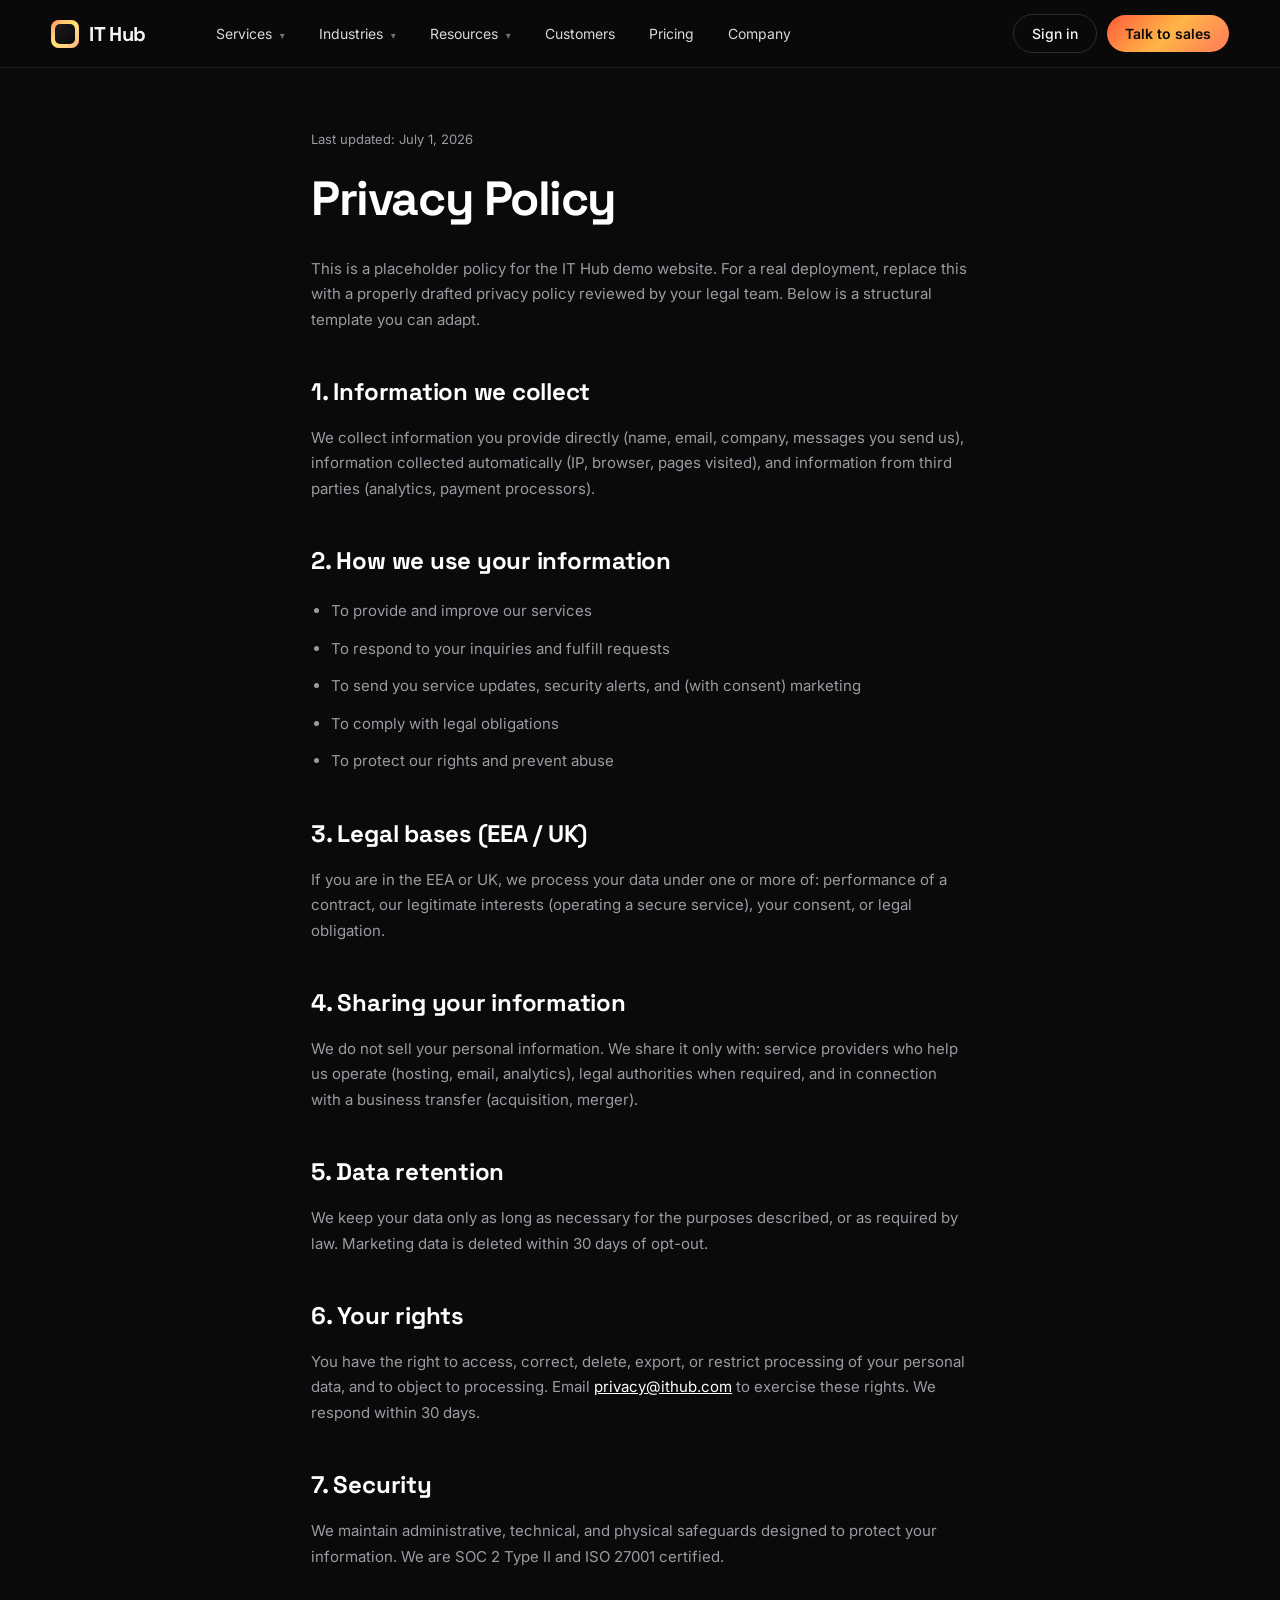
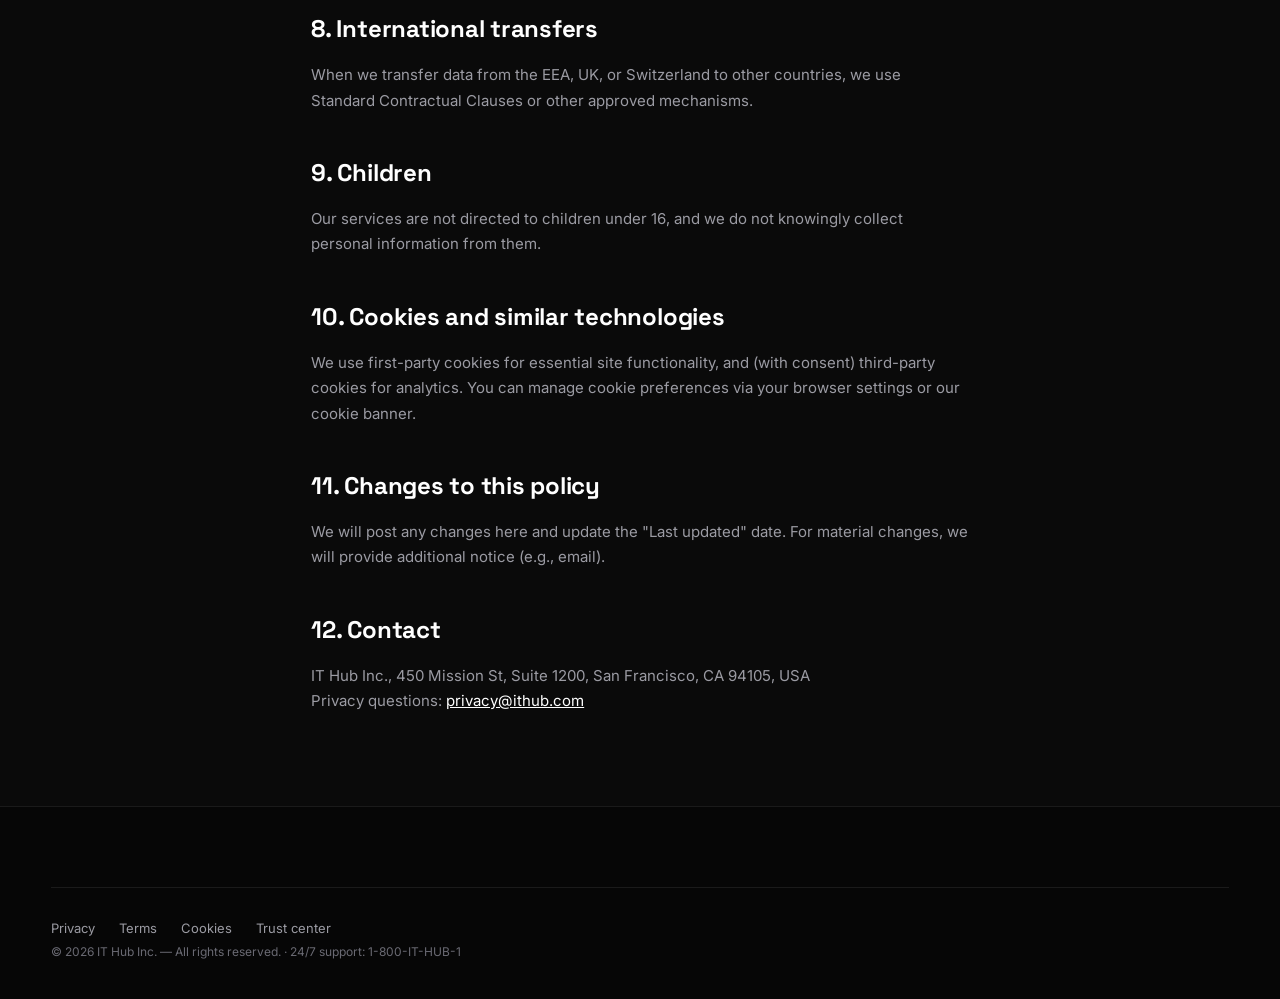
<file: privacy.html>
<!doctype html>
<html lang="en">
<head>
<meta charset="utf-8" />
<meta name="viewport" content="width=device-width,initial-scale=1" />
<title>Privacy Policy — IT Hub</title>
<link rel="preconnect" href="https://fonts.googleapis.com">
<link rel="preconnect" href="https://fonts.gstatic.com" crossorigin>
<link href="https://fonts.googleapis.com/css2?family=Inter:wght@300;400;500;600;700&family=Space+Grotesk:wght@400;500;600;700&display=swap" rel="stylesheet">
<link rel="stylesheet" href="assets/styles.css">
<style>
  .legal-body{max-width:760px;margin:0 auto;padding:60px var(--pad) 80px;color:#d8d8de;line-height:1.7}
  .legal-body h2{font-family:'Space Grotesk',sans-serif;font-size:24px;letter-spacing:-.01em;margin:40px 0 12px;color:#fff}
  .legal-body h3{font-size:16px;margin:24px 0 8px;color:#fff}
  .legal-body p, .legal-body li{font-size:15px;color:var(--muted);margin:0 0 12px}
  .legal-body ul{padding-left:20px}
  .legal-body a{color:#fff;text-decoration:underline}
</style>
</head>
<body>

<nav class="nav">
  <div class="nav-inner">
    <a href="index.html" class="logo"><span class="logo-mark"></span><span>IT Hub</span></a>
    <div class="nav-links">
      <a class="nav-link" href="services.html">Services <span class="chev">▾</span></a>
      <a class="nav-link" href="industries.html">Industries <span class="chev">▾</span></a>
      <a class="nav-link" href="resources.html">Resources <span class="chev">▾</span></a>
      <a class="nav-link" href="case-studies.html">Customers</a>
      <a class="nav-link" href="pricing.html">Pricing</a>
      <a class="nav-link" href="about.html">Company</a>
    </div>
    <div class="nav-right">
      <a class="btn btn-ghost" href="signin.html">Sign in</a>
      <a class="btn btn-accent" href="contact.html">Talk to sales</a>
    </div>
  </div>
</nav>

<div class="legal-body">
  <div style="margin-bottom:40px">
    <div style="font-size:13px;color:var(--muted);margin-bottom:8px">Last updated: July 1, 2026</div>
    <h1 style="font-family:'Space Grotesk',sans-serif;font-size:48px;letter-spacing:-.03em;margin:0 0 16px;color:#fff">Privacy Policy</h1>
    <p>This is a placeholder policy for the IT Hub demo website. For a real deployment, replace this with a properly drafted privacy policy reviewed by your legal team. Below is a structural template you can adapt.</p>
  </div>

  <h2>1. Information we collect</h2>
  <p>We collect information you provide directly (name, email, company, messages you send us), information collected automatically (IP, browser, pages visited), and information from third parties (analytics, payment processors).</p>

  <h2>2. How we use your information</h2>
  <ul>
    <li>To provide and improve our services</li>
    <li>To respond to your inquiries and fulfill requests</li>
    <li>To send you service updates, security alerts, and (with consent) marketing</li>
    <li>To comply with legal obligations</li>
    <li>To protect our rights and prevent abuse</li>
  </ul>

  <h2>3. Legal bases (EEA / UK)</h2>
  <p>If you are in the EEA or UK, we process your data under one or more of: performance of a contract, our legitimate interests (operating a secure service), your consent, or legal obligation.</p>

  <h2>4. Sharing your information</h2>
  <p>We do not sell your personal information. We share it only with: service providers who help us operate (hosting, email, analytics), legal authorities when required, and in connection with a business transfer (acquisition, merger).</p>

  <h2>5. Data retention</h2>
  <p>We keep your data only as long as necessary for the purposes described, or as required by law. Marketing data is deleted within 30 days of opt-out.</p>

  <h2>6. Your rights</h2>
  <p>You have the right to access, correct, delete, export, or restrict processing of your personal data, and to object to processing. Email <a href="mailto:privacy@ithub.com">privacy@ithub.com</a> to exercise these rights. We respond within 30 days.</p>

  <h2>7. Security</h2>
  <p>We maintain administrative, technical, and physical safeguards designed to protect your information. We are SOC 2 Type II and ISO 27001 certified.</p>

  <h2>8. International transfers</h2>
  <p>When we transfer data from the EEA, UK, or Switzerland to other countries, we use Standard Contractual Clauses or other approved mechanisms.</p>

  <h2>9. Children</h2>
  <p>Our services are not directed to children under 16, and we do not knowingly collect personal information from them.</p>

  <h2 id="cookies">10. Cookies and similar technologies</h2>
  <p>We use first-party cookies for essential site functionality, and (with consent) third-party cookies for analytics. You can manage cookie preferences via your browser settings or our cookie banner.</p>

  <h2>11. Changes to this policy</h2>
  <p>We will post any changes here and update the "Last updated" date. For material changes, we will provide additional notice (e.g., email).</p>

  <h2>12. Contact</h2>
  <p>IT Hub Inc., 450 Mission St, Suite 1200, San Francisco, CA 94105, USA<br>
  Privacy questions: <a href="mailto:privacy@ithub.com">privacy@ithub.com</a></p>
</div>

<footer class="footer">
  <div class="footer-inner">
    <div class="footer-bottom" style="border-top:1px solid var(--line);padding-top:32px">
      <div>
        <div class="legal">
          <a href="privacy.html">Privacy</a>
          <a href="terms.html">Terms</a>
          <a href="privacy.html#cookies">Cookies</a>
          <a href="about.html#trust">Trust center</a>
        </div>
        <div class="copy">© 2026 IT Hub Inc. — All rights reserved.  ·  24/7 support: 1-800-IT-HUB-1</div>
      </div>
    </div>
  </div>
</footer>

</body>
</html>
</file>
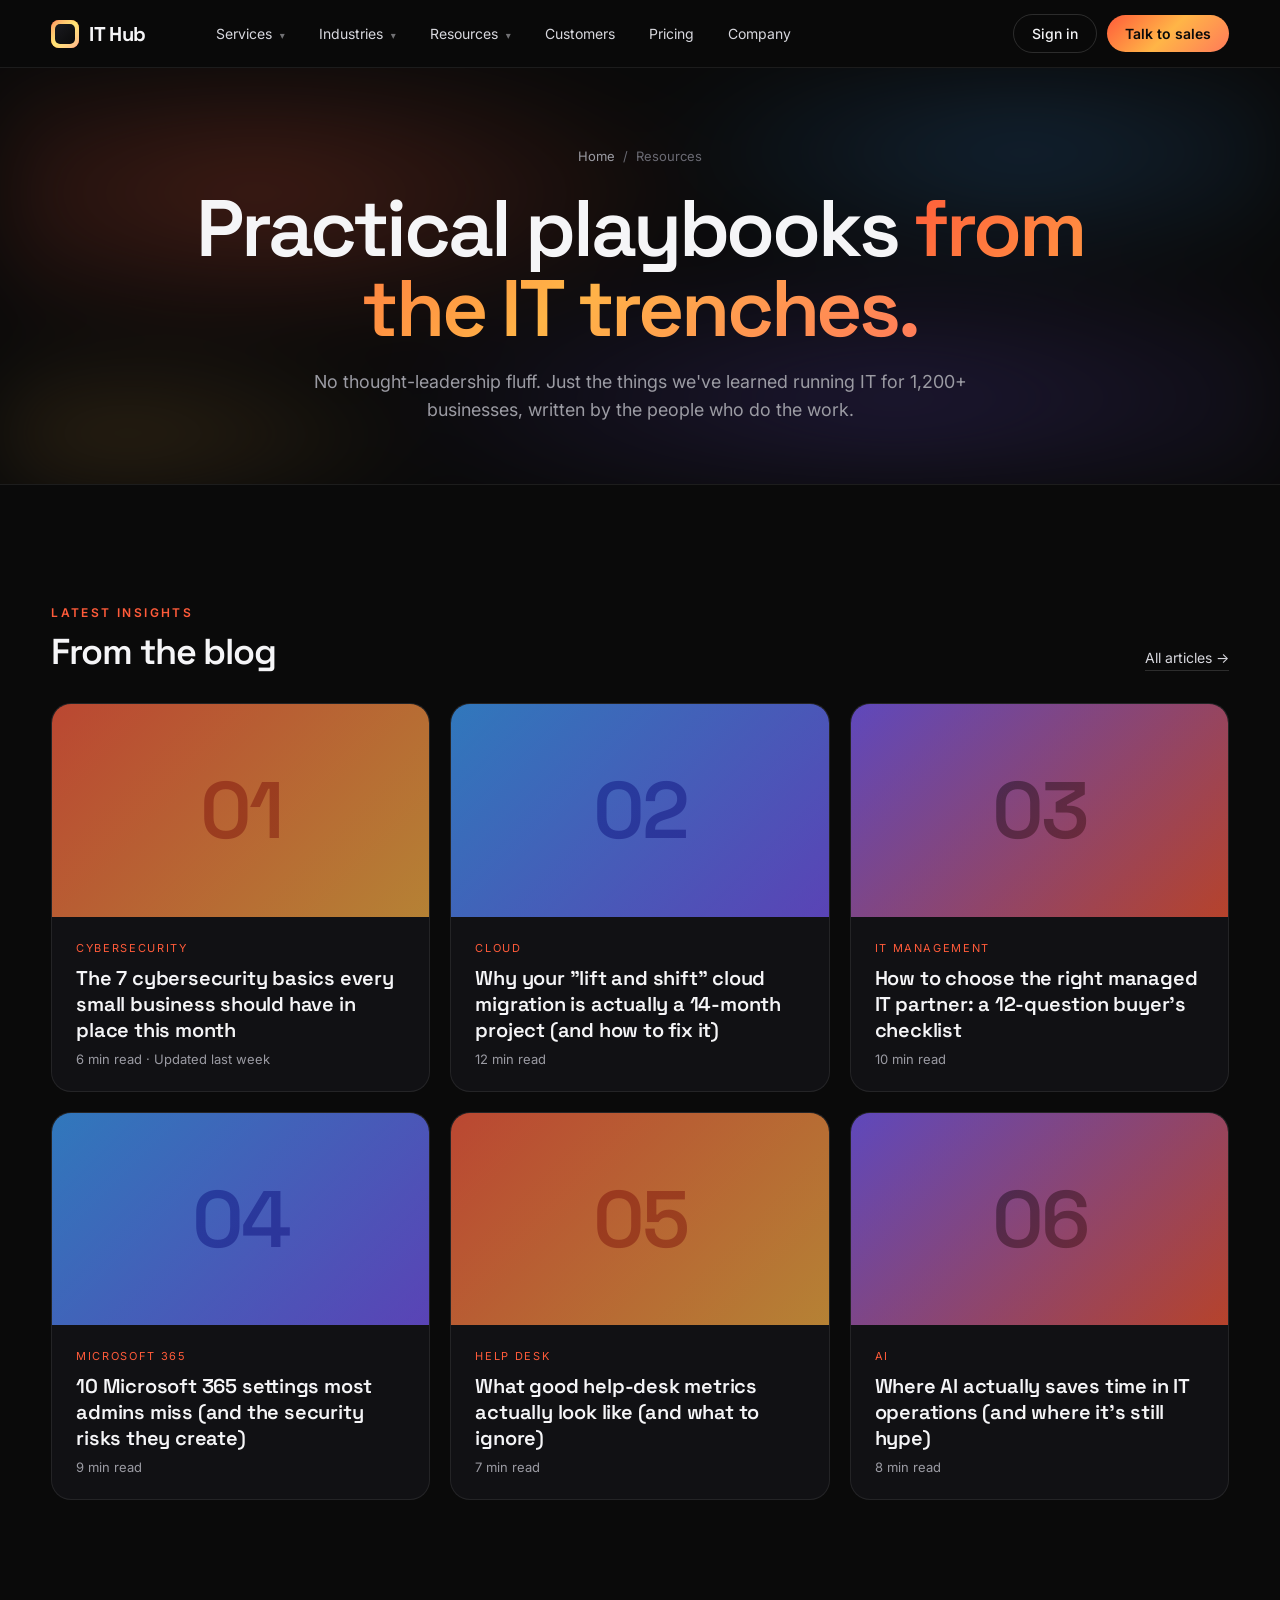
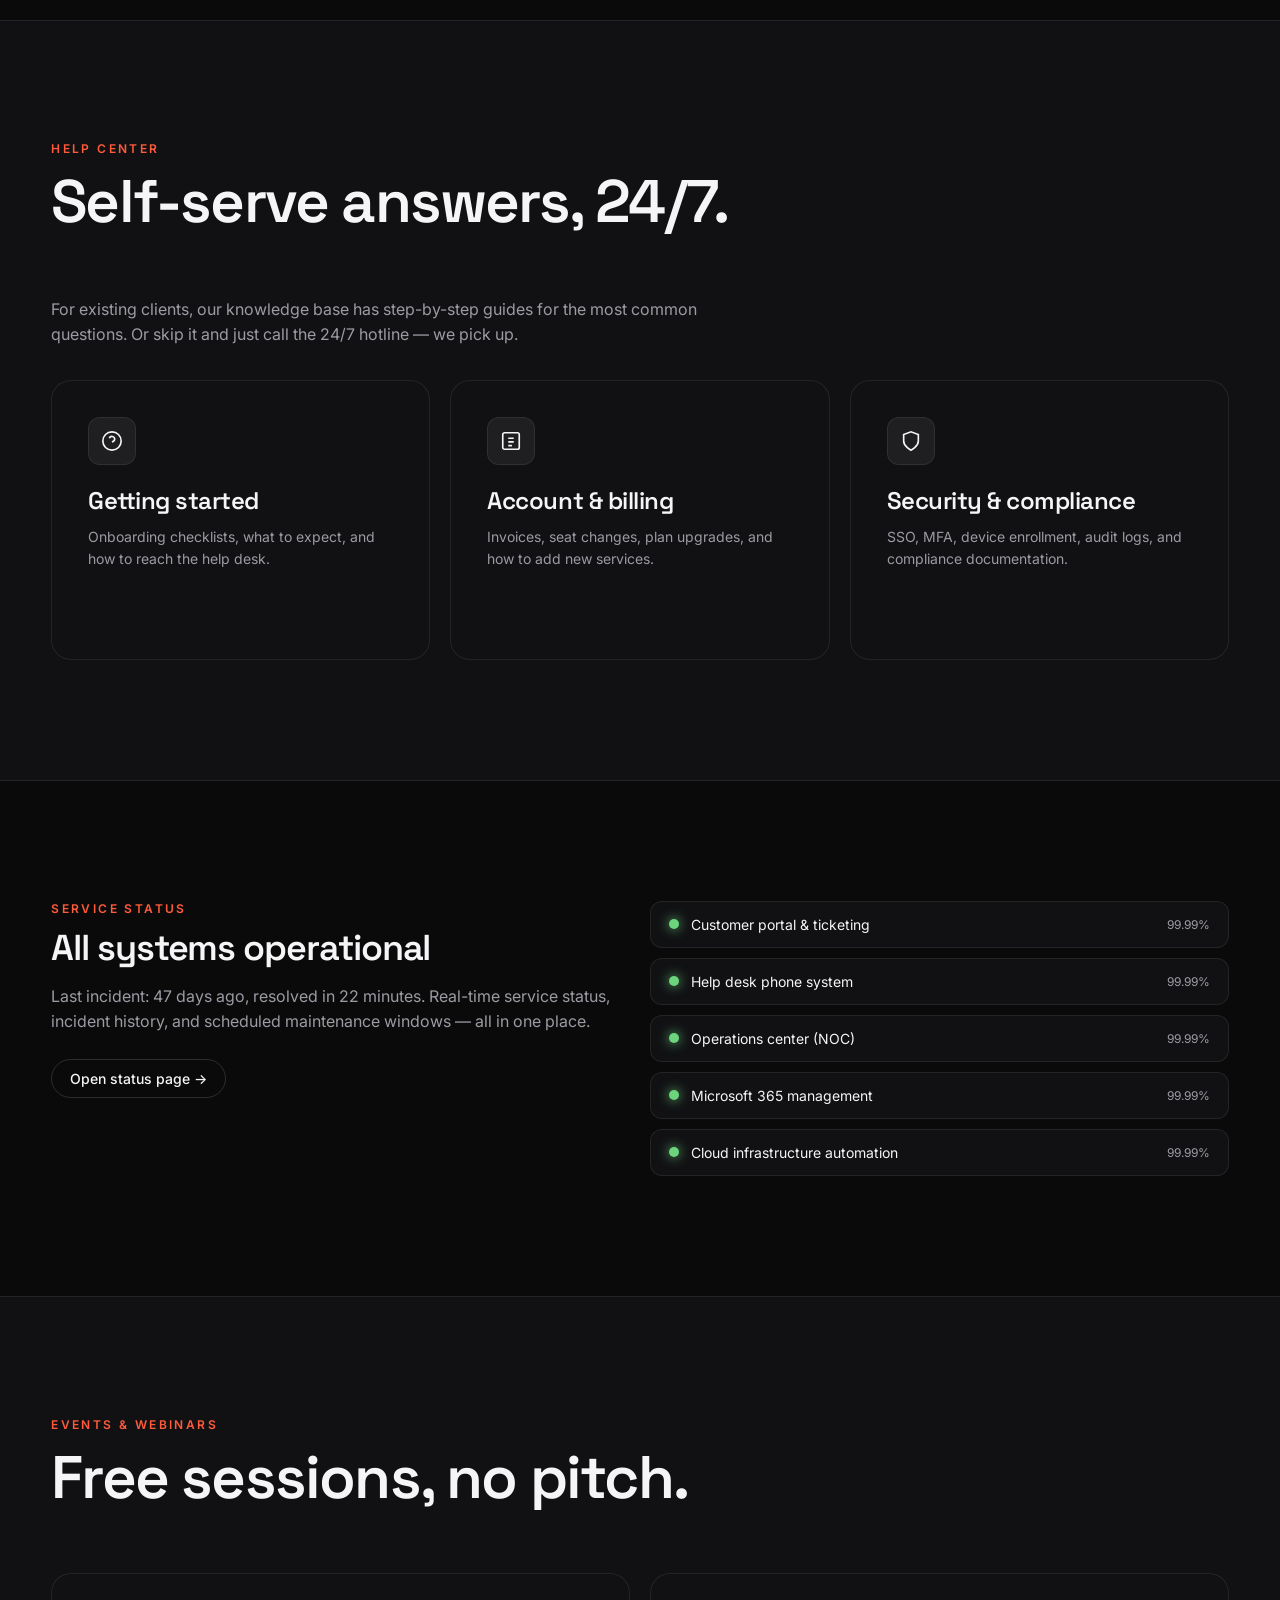
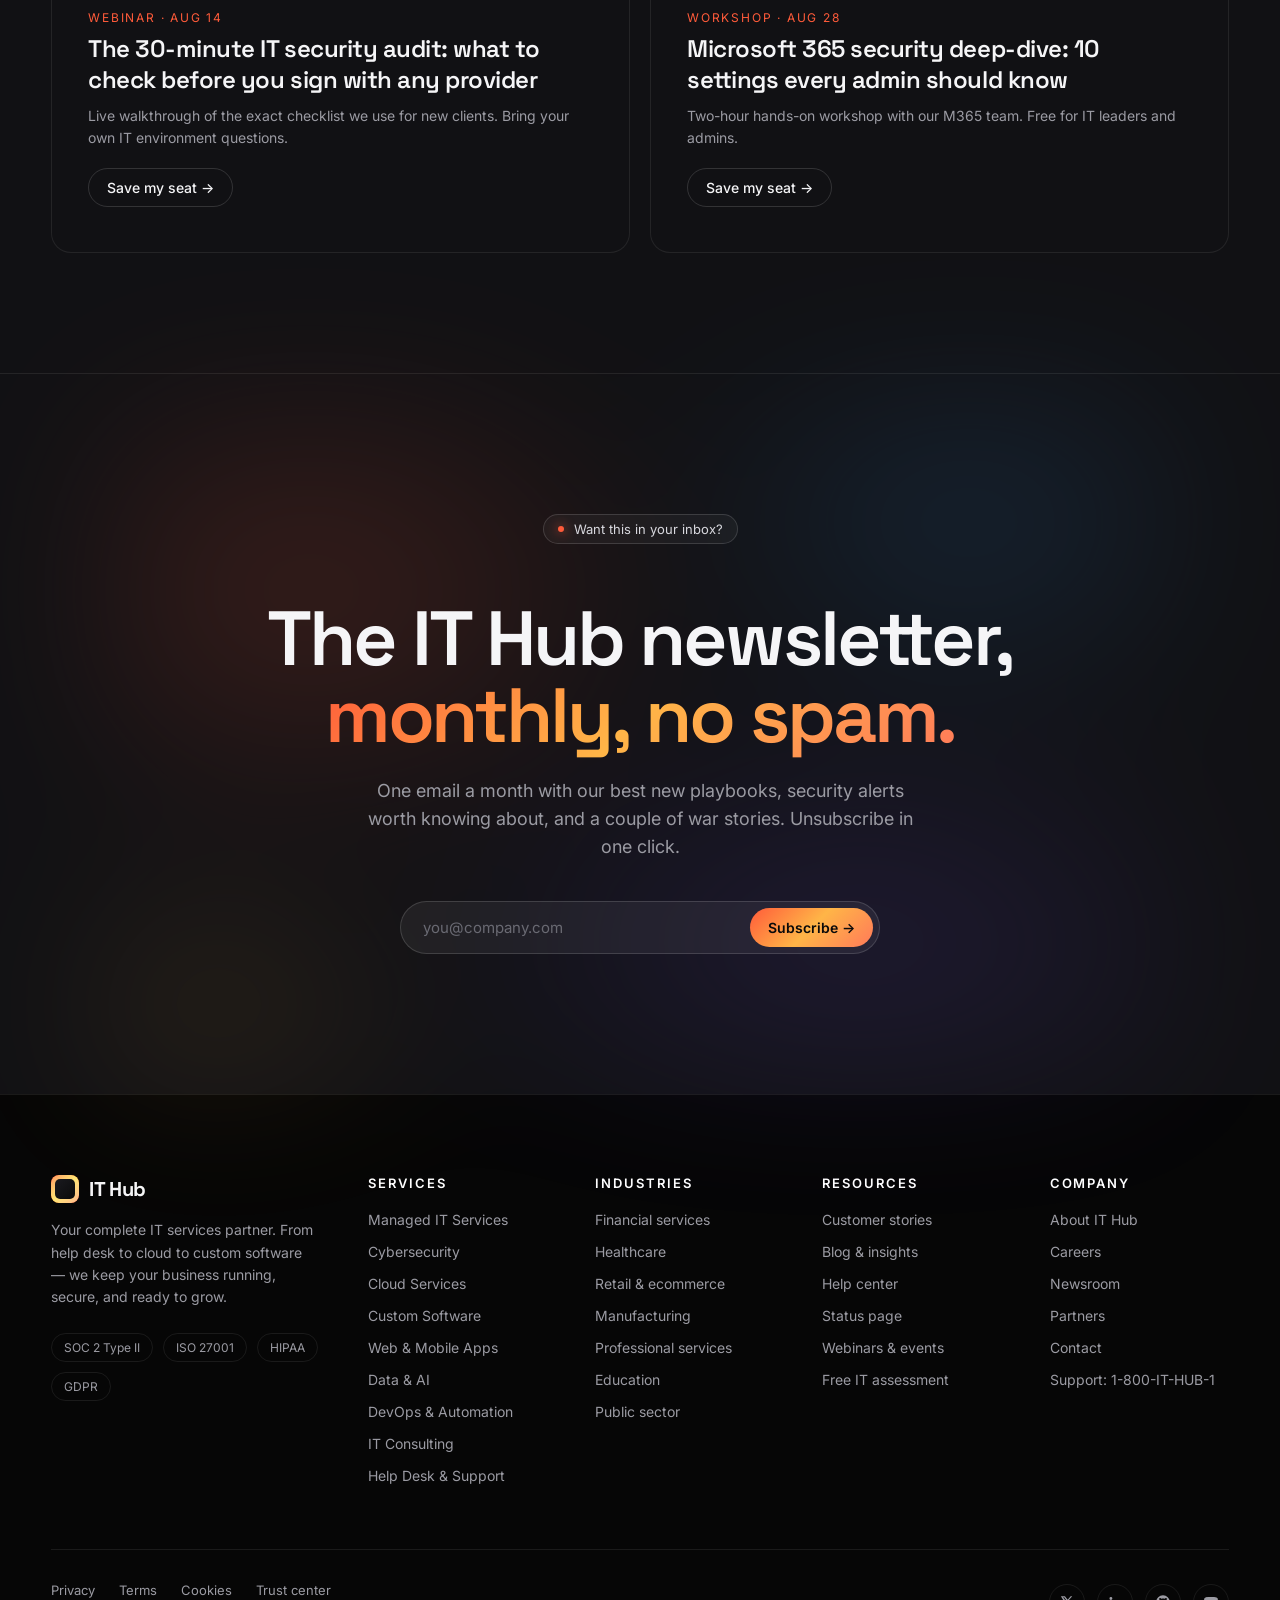
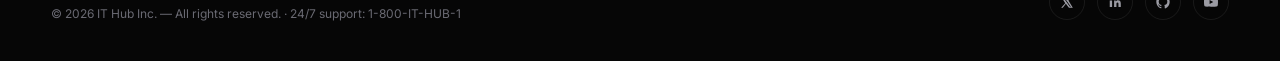
<file: resources.html>
<!doctype html>
<html lang="en">
<head>
<meta charset="utf-8" />
<meta name="viewport" content="width=device-width,initial-scale=1" />
<title>Resources — IT Hub</title>
<meta name="description" content="Insights, guides, and playbooks from the IT Hub team. Plus help center and live service status." />
<link rel="preconnect" href="https://fonts.googleapis.com">
<link rel="preconnect" href="https://fonts.gstatic.com" crossorigin>
<link href="https://fonts.googleapis.com/css2?family=Inter:wght@300;400;500;600;700&family=Space+Grotesk:wght@400;500;600;700&display=swap" rel="stylesheet">
<link rel="stylesheet" href="assets/styles.css">
</head>
<body>

<nav class="nav">
  <div class="nav-inner">
    <a href="index.html" class="logo"><span class="logo-mark"></span><span>IT Hub</span></a>
    <div class="nav-links">
      <a class="nav-link" href="services.html">Services <span class="chev">▾</span></a>
      <a class="nav-link" href="industries.html">Industries <span class="chev">▾</span></a>
      <a class="nav-link" href="resources.html">Resources <span class="chev">▾</span></a>
      <a class="nav-link" href="case-studies.html">Customers</a>
      <a class="nav-link" href="pricing.html">Pricing</a>
      <a class="nav-link" href="about.html">Company</a>
    </div>
    <div class="nav-right">
      <a class="btn btn-ghost" href="signin.html">Sign in</a>
      <a class="btn btn-accent" href="contact.html">Talk to sales</a>
    </div>
  </div>
</nav>

<header class="page-header">
  <div class="hero-mesh"></div>
  <div class="page-header-inner">
    <div class="breadcrumb"><a href="index.html">Home</a> &nbsp;/&nbsp; Resources</div>
    <h1><span class="grad">Practical playbooks</span> <span class="accent" style="background:var(--grad-1);-webkit-background-clip:text;background-clip:text;color:transparent">from the IT trenches.</span></h1>
    <p>No thought-leadership fluff. Just the things we've learned running IT for 1,200+ businesses, written by the people who do the work.</p>
  </div>
</header>

<section>
  <div class="container">

    <div class="sec-head" style="margin-bottom:32px">
      <div>
        <span class="sec-eyebrow">Latest insights</span>
        <h2 class="title" style="font-size:36px">From the blog</h2>
      </div>
      <a class="sec-cta" href="resources.html">All articles →</a>
    </div>

    <div class="grid-3">
      <article class="ins-card">
        <div class="ins-thumb t1"><div class="gradient"></div><div class="glyph">01</div></div>
        <div class="ins-body">
          <div class="cat">Cybersecurity</div>
          <h4>The 7 cybersecurity basics every small business should have in place this month</h4>
          <p class="meta">6 min read · Updated last week</p>
        </div>
      </article>
      <article class="ins-card">
        <div class="ins-thumb t2"><div class="gradient"></div><div class="glyph">02</div></div>
        <div class="ins-body">
          <div class="cat">Cloud</div>
          <h4>Why your "lift and shift" cloud migration is actually a 14-month project (and how to fix it)</h4>
          <p class="meta">12 min read</p>
        </div>
      </article>
      <article class="ins-card">
        <div class="ins-thumb t3"><div class="gradient"></div><div class="glyph">03</div></div>
        <div class="ins-body">
          <div class="cat">IT Management</div>
          <h4>How to choose the right managed IT partner: a 12-question buyer's checklist</h4>
          <p class="meta">10 min read</p>
        </div>
      </article>
      <article class="ins-card">
        <div class="ins-thumb t2"><div class="gradient"></div><div class="glyph">04</div></div>
        <div class="ins-body">
          <div class="cat">Microsoft 365</div>
          <h4>10 Microsoft 365 settings most admins miss (and the security risks they create)</h4>
          <p class="meta">9 min read</p>
        </div>
      </article>
      <article class="ins-card">
        <div class="ins-thumb t1"><div class="gradient"></div><div class="glyph">05</div></div>
        <div class="ins-body">
          <div class="cat">Help desk</div>
          <h4>What good help-desk metrics actually look like (and what to ignore)</h4>
          <p class="meta">7 min read</p>
        </div>
      </article>
      <article class="ins-card">
        <div class="ins-thumb t3"><div class="gradient"></div><div class="glyph">06</div></div>
        <div class="ins-body">
          <div class="cat">AI</div>
          <h4>Where AI actually saves time in IT operations (and where it's still hype)</h4>
          <p class="meta">8 min read</p>
        </div>
      </article>
    </div>

  </div>
</section>

<section id="help-center" style="background:var(--bg-2);border-top:1px solid var(--line);border-bottom:1px solid var(--line)">
  <div class="container">
    <div class="sec-head">
      <div>
        <span class="sec-eyebrow">Help center</span>
        <h2 class="title">Self-serve answers, 24/7.</h2>
      </div>
    </div>
    <p style="color:var(--muted);font-size:16px;max-width:680px;line-height:1.6;margin-bottom:32px">For existing clients, our knowledge base has step-by-step guides for the most common questions. Or skip it and just call the 24/7 hotline — we pick up.</p>
    <div class="grid-3">
      <a href="contact.html" class="ind-card" style="text-decoration:none">
        <div class="icon"><svg width="22" height="22" viewBox="0 0 24 24" fill="none" stroke="currentColor" stroke-width="1.8"><circle cx="12" cy="12" r="10"/><path d="M9.09 9a3 3 0 0 1 5.83 1c0 2-3 3-3 3M12 17h.01"/></svg></div>
        <h3>Getting started</h3>
        <p>Onboarding checklists, what to expect, and how to reach the help desk.</p>
      </a>
      <a href="contact.html" class="ind-card" style="text-decoration:none">
        <div class="icon"><svg width="22" height="22" viewBox="0 0 24 24" fill="none" stroke="currentColor" stroke-width="1.8"><rect x="3" y="3" width="18" height="18" rx="2"/><path d="M9 9h6M9 13h6M9 17h4"/></svg></div>
        <h3>Account &amp; billing</h3>
        <p>Invoices, seat changes, plan upgrades, and how to add new services.</p>
      </a>
      <a href="contact.html" class="ind-card" style="text-decoration:none">
        <div class="icon"><svg width="22" height="22" viewBox="0 0 24 24" fill="none" stroke="currentColor" stroke-width="1.8"><path d="M12 22s8-4 8-10V5l-8-3-8 3v7c0 6 8 10 8 10z"/></svg></div>
        <h3>Security &amp; compliance</h3>
        <p>SSO, MFA, device enrollment, audit logs, and compliance documentation.</p>
      </a>
    </div>
  </div>
</section>

<section id="status">
  <div class="container">
    <div class="grid-2">
      <div>
        <span class="sec-eyebrow">Service status</span>
        <h2 class="title" style="font-size:36px">All systems operational</h2>
        <p style="color:var(--muted);font-size:16px;line-height:1.6;margin:16px 0 24px">Last incident: 47 days ago, resolved in 22 minutes. Real-time service status, incident history, and scheduled maintenance windows — all in one place.</p>
        <a class="btn btn-ghost" href="contact.html">Open status page →</a>
      </div>
      <div style="display:flex;flex-direction:column;gap:10px">
        <div style="display:flex;align-items:center;gap:12px;padding:14px 18px;background:var(--bg-2);border:1px solid var(--line);border-radius:12px">
          <span style="width:10px;height:10px;border-radius:50%;background:#6dd47e;box-shadow:0 0 12px #6dd47e"></span>
          <span style="flex:1;font-size:14px">Customer portal &amp; ticketing</span>
          <span style="font-size:12px;color:var(--muted)">99.99%</span>
        </div>
        <div style="display:flex;align-items:center;gap:12px;padding:14px 18px;background:var(--bg-2);border:1px solid var(--line);border-radius:12px">
          <span style="width:10px;height:10px;border-radius:50%;background:#6dd47e;box-shadow:0 0 12px #6dd47e"></span>
          <span style="flex:1;font-size:14px">Help desk phone system</span>
          <span style="font-size:12px;color:var(--muted)">99.99%</span>
        </div>
        <div style="display:flex;align-items:center;gap:12px;padding:14px 18px;background:var(--bg-2);border:1px solid var(--line);border-radius:12px">
          <span style="width:10px;height:10px;border-radius:50%;background:#6dd47e;box-shadow:0 0 12px #6dd47e"></span>
          <span style="flex:1;font-size:14px">Operations center (NOC)</span>
          <span style="font-size:12px;color:var(--muted)">99.99%</span>
        </div>
        <div style="display:flex;align-items:center;gap:12px;padding:14px 18px;background:var(--bg-2);border:1px solid var(--line);border-radius:12px">
          <span style="width:10px;height:10px;border-radius:50%;background:#6dd47e;box-shadow:0 0 12px #6dd47e"></span>
          <span style="flex:1;font-size:14px">Microsoft 365 management</span>
          <span style="font-size:12px;color:var(--muted)">99.99%</span>
        </div>
        <div style="display:flex;align-items:center;gap:12px;padding:14px 18px;background:var(--bg-2);border:1px solid var(--line);border-radius:12px">
          <span style="width:10px;height:10px;border-radius:50%;background:#6dd47e;box-shadow:0 0 12px #6dd47e"></span>
          <span style="flex:1;font-size:14px">Cloud infrastructure automation</span>
          <span style="font-size:12px;color:var(--muted)">99.99%</span>
        </div>
      </div>
    </div>
  </div>
</section>

<section id="events" style="background:var(--bg-2);border-top:1px solid var(--line)">
  <div class="container">
    <div class="sec-head">
      <div>
        <span class="sec-eyebrow">Events &amp; webinars</span>
        <h2 class="title">Free sessions, no pitch.</h2>
      </div>
    </div>
    <div class="grid-2">
      <div class="ind-card">
        <div class="cat" style="color:var(--accent);font-size:12px;text-transform:uppercase;letter-spacing:.15em;margin-bottom:8px">Webinar · Aug 14</div>
        <h3>The 30-minute IT security audit: what to check before you sign with any provider</h3>
        <p>Live walkthrough of the exact checklist we use for new clients. Bring your own IT environment questions.</p>
        <a class="btn btn-ghost" href="contact.html" style="margin-top:20px;align-self:flex-start">Save my seat →</a>
      </div>
      <div class="ind-card">
        <div class="cat" style="color:var(--accent);font-size:12px;text-transform:uppercase;letter-spacing:.15em;margin-bottom:8px">Workshop · Aug 28</div>
        <h3>Microsoft 365 security deep-dive: 10 settings every admin should know</h3>
        <p>Two-hour hands-on workshop with our M365 team. Free for IT leaders and admins.</p>
        <a class="btn btn-ghost" href="contact.html" style="margin-top:20px;align-self:flex-start">Save my seat →</a>
      </div>
    </div>
  </div>
</section>

<section class="cta">
  <div class="cta-inner">
    <span class="eyebrow reveal"><span class="dot"></span> Want this in your inbox?</span>
    <h2 class="reveal" style="margin-top:24px">The IT Hub newsletter,<br><span class="accent" style="background:var(--grad-1);-webkit-background-clip:text;background-clip:text;color:transparent">monthly, no spam.</span></h2>
    <p class="reveal">One email a month with our best new playbooks, security alerts worth knowing about, and a couple of war stories. Unsubscribe in one click.</p>
    <form class="cta-form reveal" onsubmit="event.preventDefault(); this.querySelector('input').value='You\\'re subscribed — first issue ships next month.'">
      <input type="email" placeholder="you@company.com" required>
      <button class="btn btn-accent" type="submit">Subscribe →</button>
    </form>
  </div>
</section>

<footer class="footer">
  <div class="footer-inner">
    <div class="footer-top">
      <div class="footer-brand">
        <a href="index.html" class="logo"><span class="logo-mark"></span><span>IT Hub</span></a>
        <p>Your complete IT services partner. From help desk to cloud to custom software — we keep your business running, secure, and ready to grow.</p>
        <div style="display:flex;gap:10px;flex-wrap:wrap">
          <span style="padding:6px 12px;border:1px solid var(--line);border-radius:999px;font-size:12px;color:var(--muted)">SOC 2 Type II</span>
          <span style="padding:6px 12px;border:1px solid var(--line);border-radius:999px;font-size:12px;color:var(--muted)">ISO 27001</span>
          <span style="padding:6px 12px;border:1px solid var(--line);border-radius:999px;font-size:12px;color:var(--muted)">HIPAA</span>
          <span style="padding:6px 12px;border:1px solid var(--line);border-radius:999px;font-size:12px;color:var(--muted)">GDPR</span>
        </div>
      </div>
      <div class="footer-col"><h5>Services</h5><ul>
        <li><a href="services.html#managed-it">Managed IT Services</a></li>
        <li><a href="services.html#cybersecurity">Cybersecurity</a></li>
        <li><a href="services.html#cloud">Cloud Services</a></li>
        <li><a href="services.html#custom-software">Custom Software</a></li>
        <li><a href="services.html#web-mobile">Web &amp; Mobile Apps</a></li>
        <li><a href="services.html#data-ai">Data &amp; AI</a></li>
        <li><a href="services.html#devops">DevOps &amp; Automation</a></li>
        <li><a href="services.html#consulting">IT Consulting</a></li>
        <li><a href="services.html#help-desk">Help Desk &amp; Support</a></li>
      </ul></div>
      <div class="footer-col"><h5>Industries</h5><ul>
        <li><a href="industries.html#financial">Financial services</a></li>
        <li><a href="industries.html#healthcare">Healthcare</a></li>
        <li><a href="industries.html#retail">Retail &amp; ecommerce</a></li>
        <li><a href="industries.html#manufacturing">Manufacturing</a></li>
        <li><a href="industries.html#professional">Professional services</a></li>
        <li><a href="industries.html#education">Education</a></li>
        <li><a href="industries.html#public">Public sector</a></li>
      </ul></div>
      <div class="footer-col"><h5>Resources</h5><ul>
        <li><a href="case-studies.html">Customer stories</a></li>
        <li><a href="resources.html">Blog &amp; insights</a></li>
        <li><a href="resources.html#help-center">Help center</a></li>
        <li><a href="resources.html#status">Status page</a></li>
        <li><a href="resources.html#events">Webinars &amp; events</a></li>
        <li><a href="contact.html">Free IT assessment</a></li>
      </ul></div>
      <div class="footer-col"><h5>Company</h5><ul>
        <li><a href="about.html">About IT Hub</a></li>
        <li><a href="about.html#careers">Careers</a></li>
        <li><a href="about.html#newsroom">Newsroom</a></li>
        <li><a href="about.html#partners">Partners</a></li>
        <li><a href="contact.html">Contact</a></li>
        <li><a href="contact.html">Support: 1-800-IT-HUB-1</a></li>
      </ul></div>
    </div>
    <div class="footer-bottom">
      <div>
        <div class="legal">
          <a href="privacy.html">Privacy</a>
          <a href="terms.html">Terms</a>
          <a href="privacy.html#cookies">Cookies</a>
          <a href="about.html#trust">Trust center</a>
        </div>
        <div class="copy">© 2026 IT Hub Inc. — All rights reserved.  ·  24/7 support: 1-800-IT-HUB-1</div>
      </div>
      <div class="social">
        <a href="#" aria-label="X"><svg width="14" height="14" viewBox="0 0 24 24" fill="currentColor"><path d="M18.244 2H21l-6.52 7.45L22 22h-6.7l-5.24-6.85L4.8 22H2l7-8L1.5 2H8.4l4.74 6.27L18.244 2Zm-1.18 18h1.65L7.04 4H5.3l11.764 16Z"/></svg></a>
        <a href="#" aria-label="LinkedIn"><svg width="14" height="14" viewBox="0 0 24 24" fill="currentColor"><path d="M4.98 3.5a2.5 2.5 0 1 1 0 5.001 2.5 2.5 0 0 1 0-5ZM3 9.5h4v11H3v-11Zm6.5 0h3.8v1.5h.06c.53-1 1.83-2.06 3.77-2.06 4.04 0 4.79 2.66 4.79 6.11v5.45h-4v-4.83c0-1.15-.02-2.63-1.6-2.63-1.6 0-1.85 1.25-1.85 2.55v4.91h-4v-11Z"/></svg></a>
        <a href="#" aria-label="GitHub"><svg width="14" height="14" viewBox="0 0 24 24" fill="currentColor"><path d="M12 .5C5.65.5.5 5.65.5 12c0 5.08 3.29 9.39 7.86 10.92.58.1.79-.25.79-.56v-2.13c-3.2.7-3.87-1.37-3.87-1.37-.52-1.32-1.28-1.67-1.28-1.67-1.04-.72.08-.7.08-.7 1.16.08 1.77 1.19 1.77 1.19 1.03 1.77 2.7 1.26 3.36.96.1-.75.4-1.26.73-1.55-2.55-.29-5.24-1.28-5.24-5.69 0-1.26.45-2.28 1.18-3.08-.12-.29-.51-1.46.11-3.04 0 0 .97-.31 3.18 1.18.92-.26 1.91-.39 2.89-.39.98 0 1.97.13 2.89.39 2.21-1.49 3.18-1.18 3.18-1.18.62 1.58.23 2.75.11 3.04.74.8 1.18 1.82 1.18 3.08 0 4.42-2.7 5.4-5.26 5.69.41.36.78 1.07.78 2.16v3.2c0 .31.21.67.8.56C20.21 21.39 23.5 17.08 23.5 12 23.5 5.65 18.35.5 12 .5Z"/></svg></a>
        <a href="#" aria-label="YouTube"><svg width="14" height="14" viewBox="0 0 24 24" fill="currentColor"><path d="M23.5 6.2a3 3 0 0 0-2.1-2.12C19.5 3.5 12 3.5 12 3.5s-7.5 0-9.4.58A3 3 0 0 0 .5 6.2C0 8.1 0 12 0 12s0 3.9.5 5.8a3 3 0 0 0 2.1 2.12c1.9.58 9.4.58 9.4.58s7.5 0 9.4-.58a3 3 0 0 0 2.1-2.12c.5-1.9.5-5.8.5-5.8s0-3.9-.5-5.8ZM9.6 15.6V8.4l6.3 3.6-6.3 3.6Z"/></svg></a>
      </div>
    </div>
  </div>
</footer>

<script>
  const io = new IntersectionObserver((entries)=>{
    entries.forEach(e=>{ if(e.isIntersecting) e.target.classList.add('in') });
  }, { threshold: 0.12, rootMargin: '0px 0px -50px 0px' });
  document.querySelectorAll('.reveal').forEach(el=>io.observe(el));
</script>
</body>
</html>
</file>
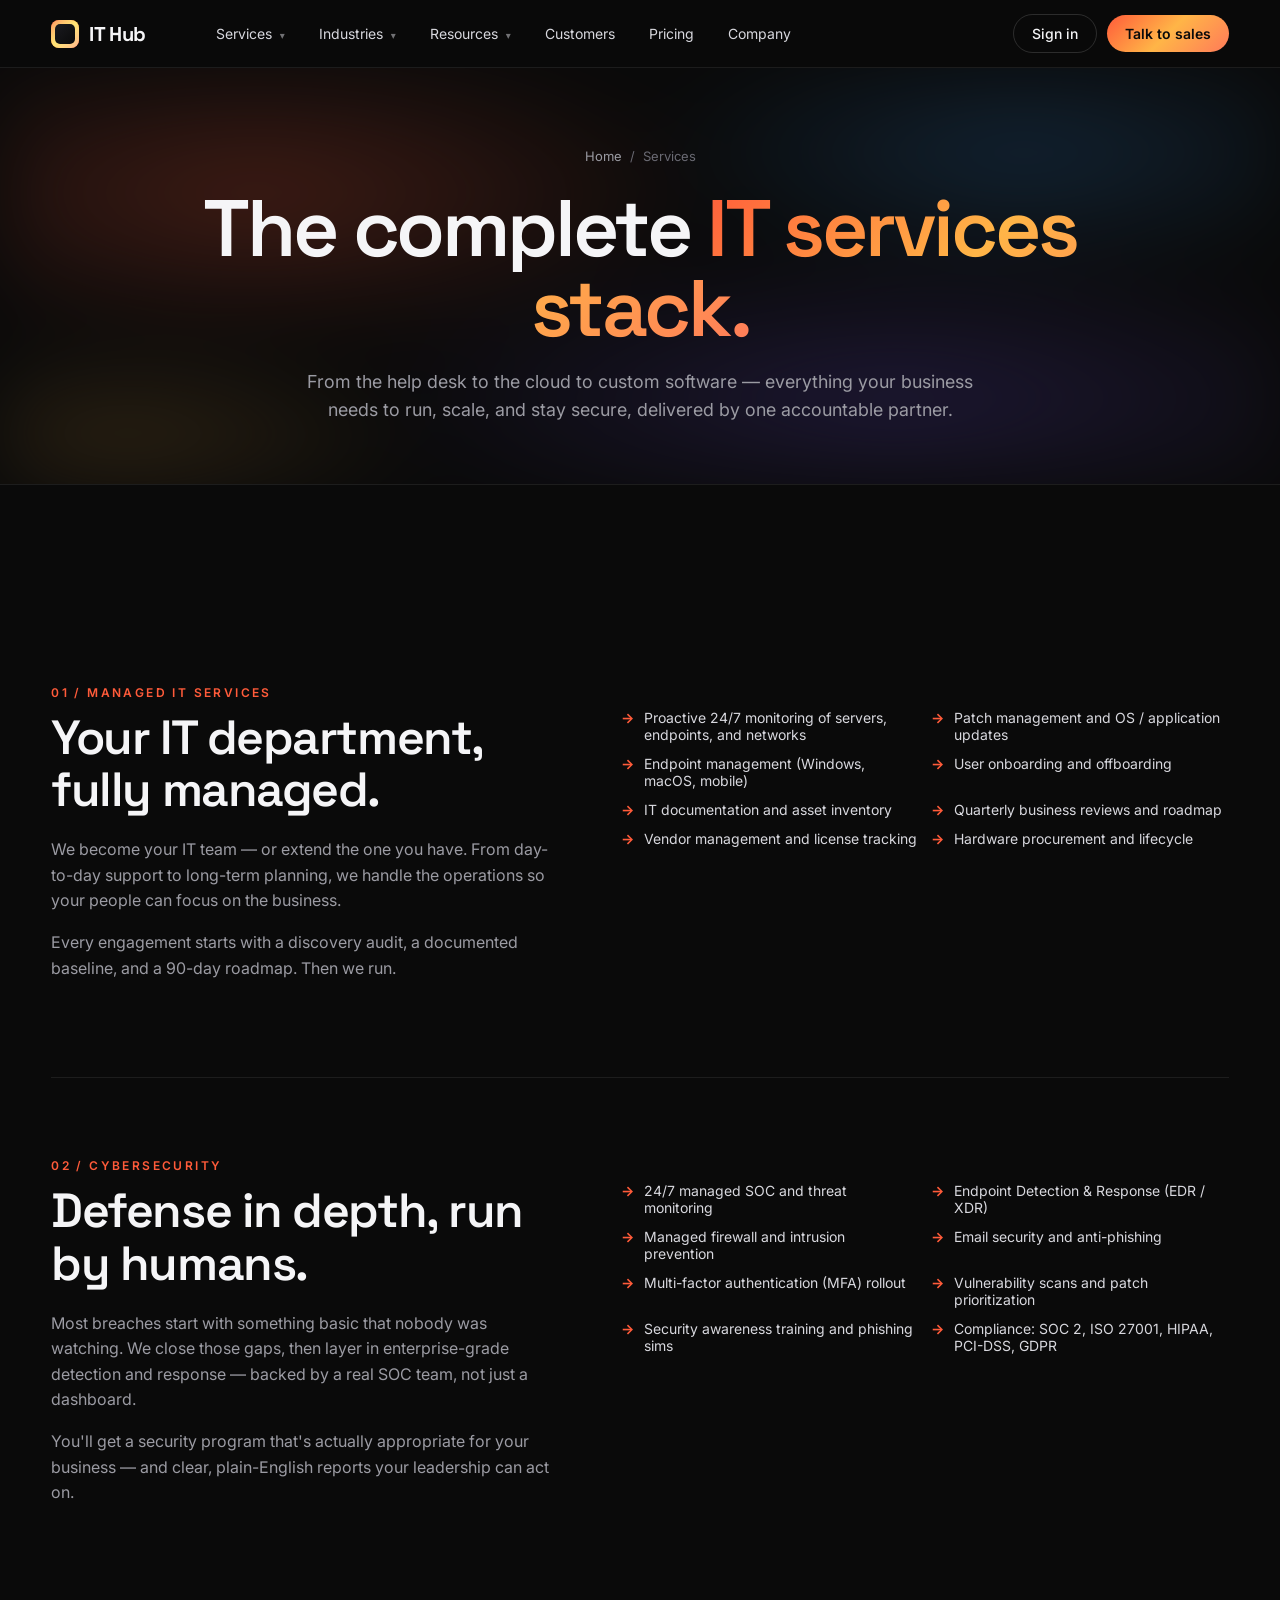
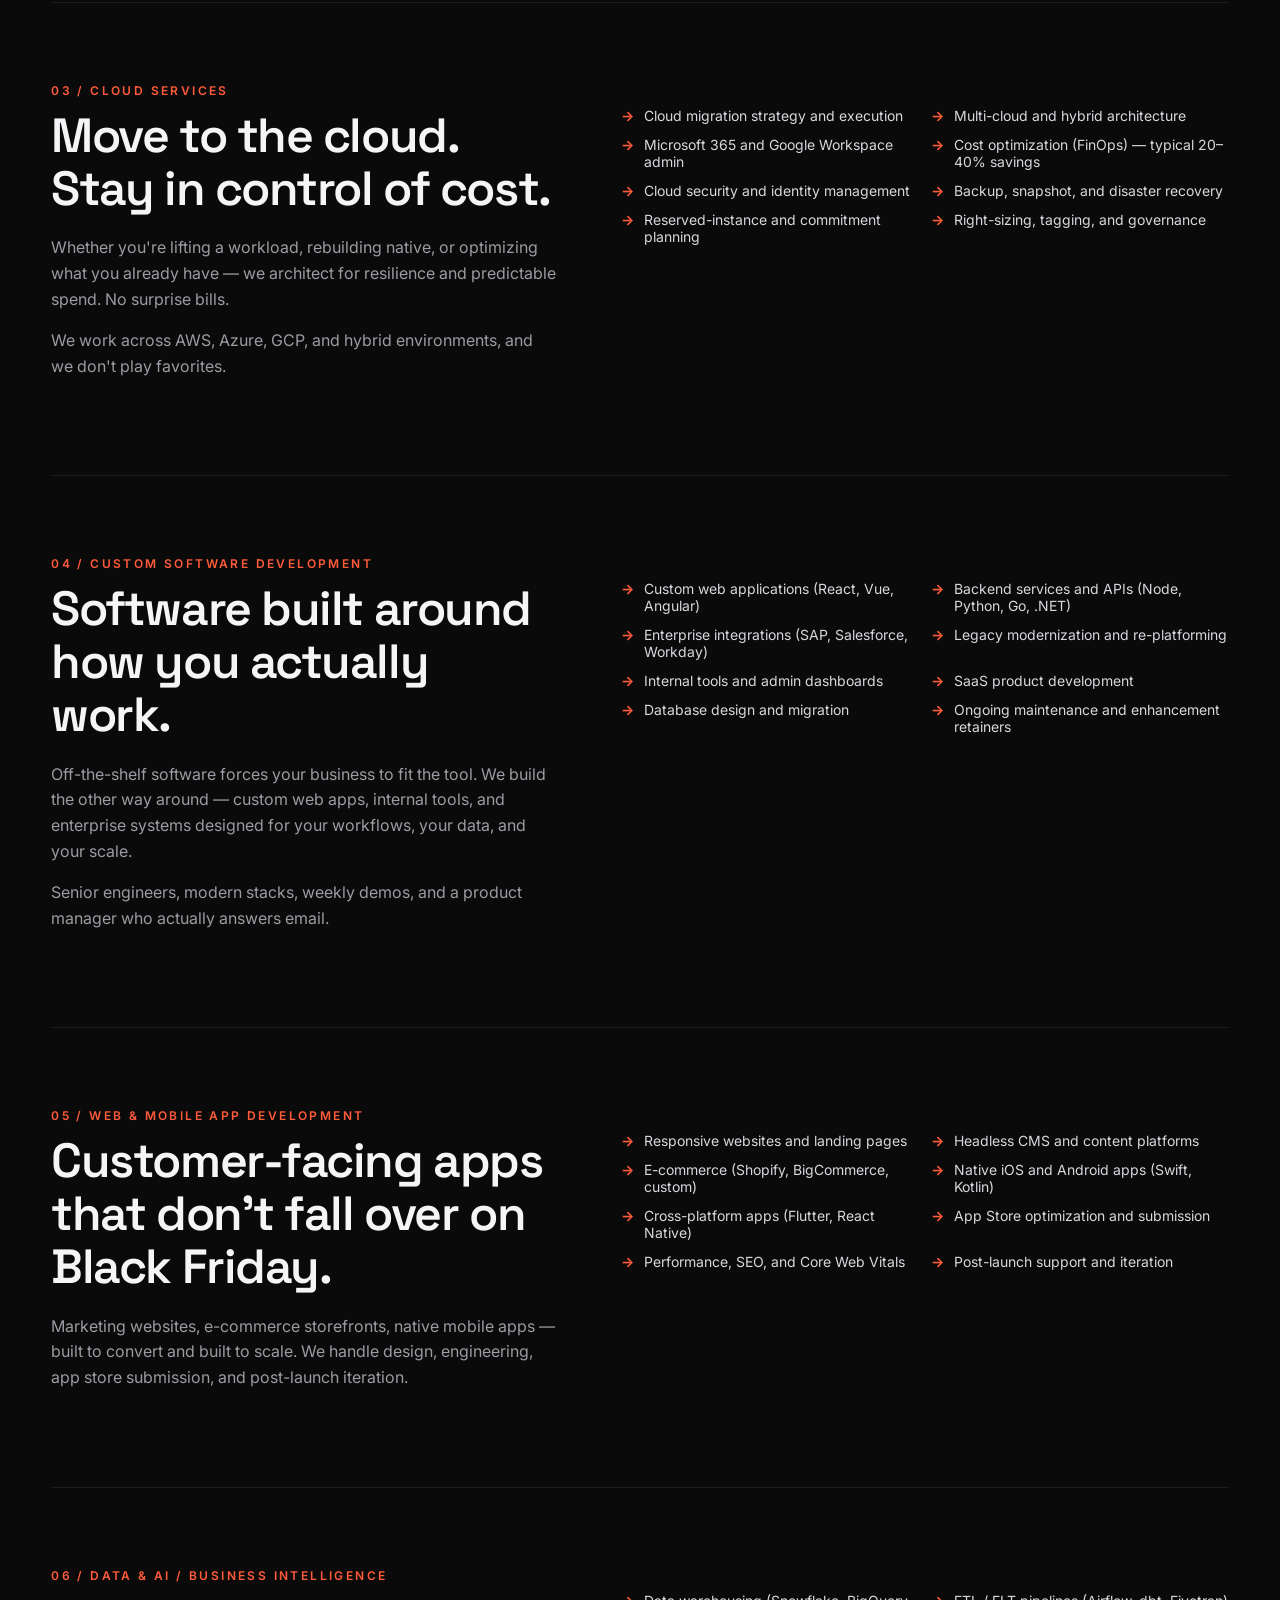
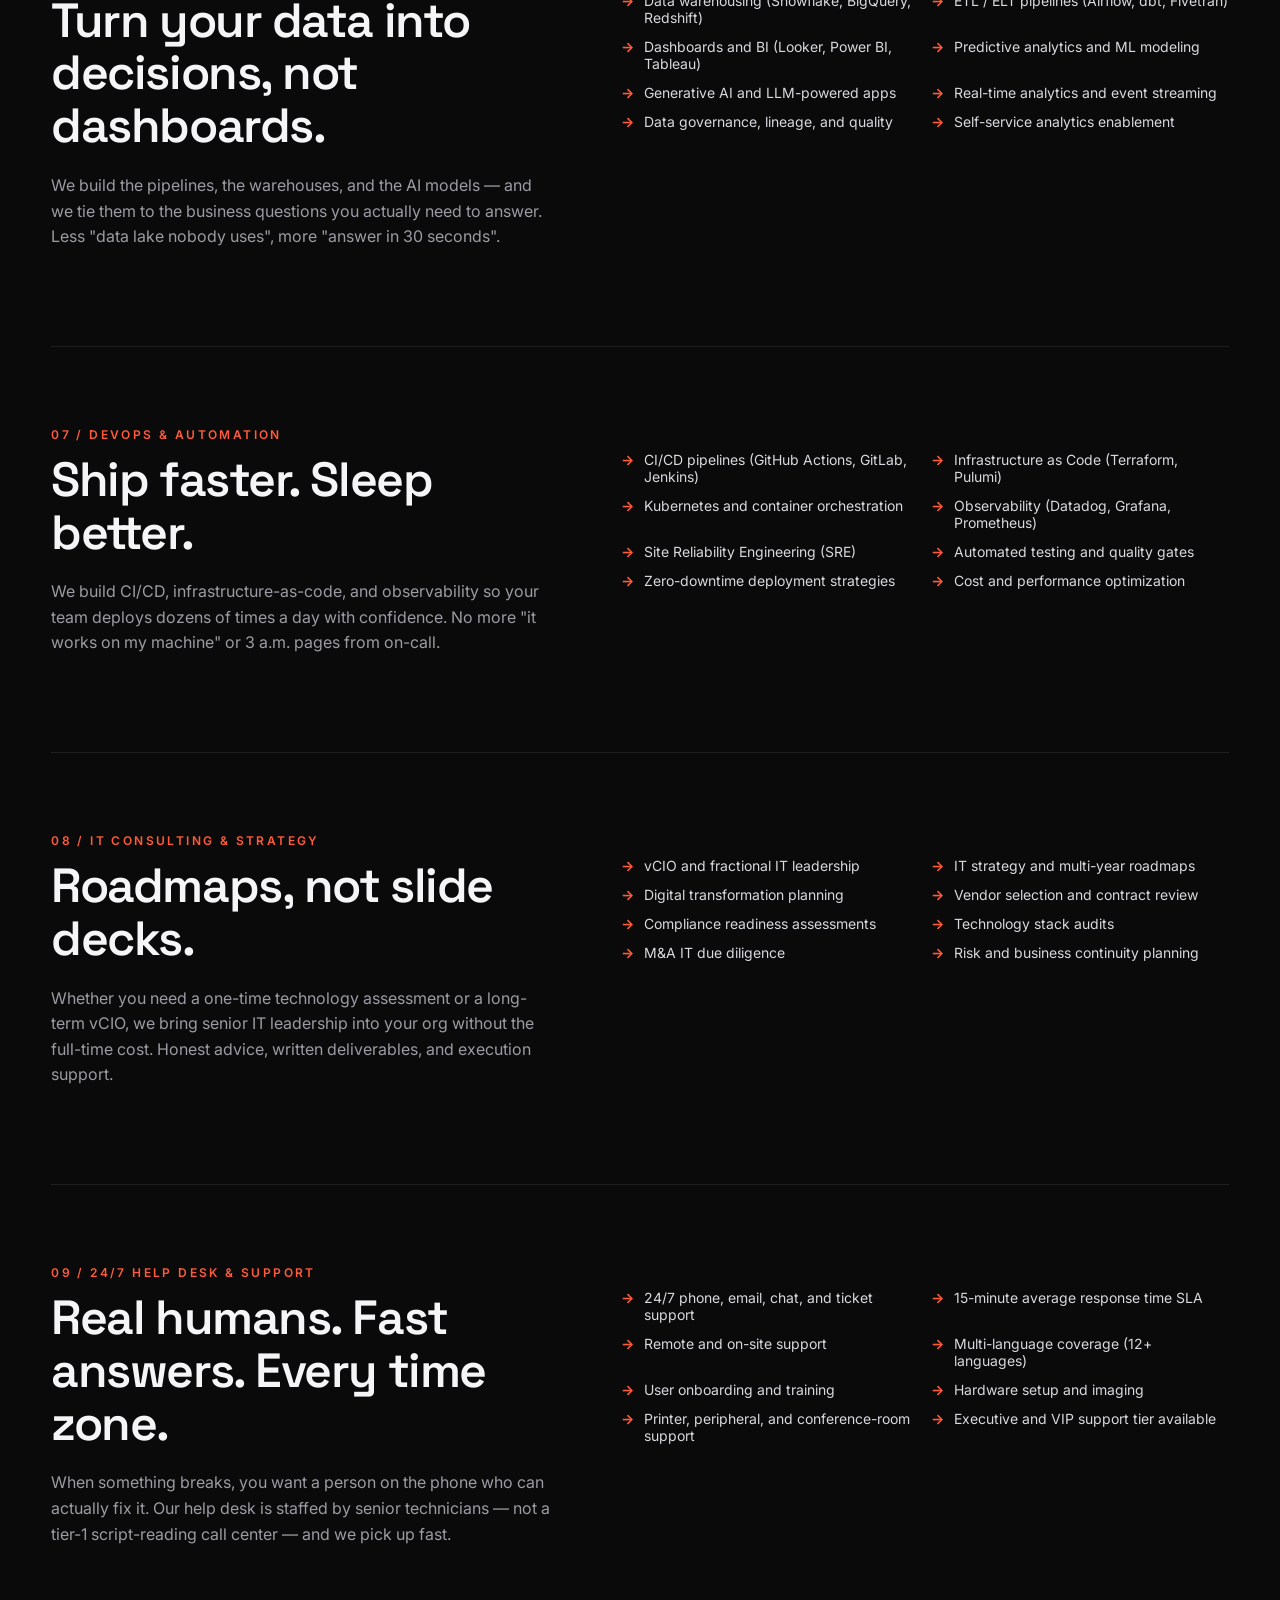
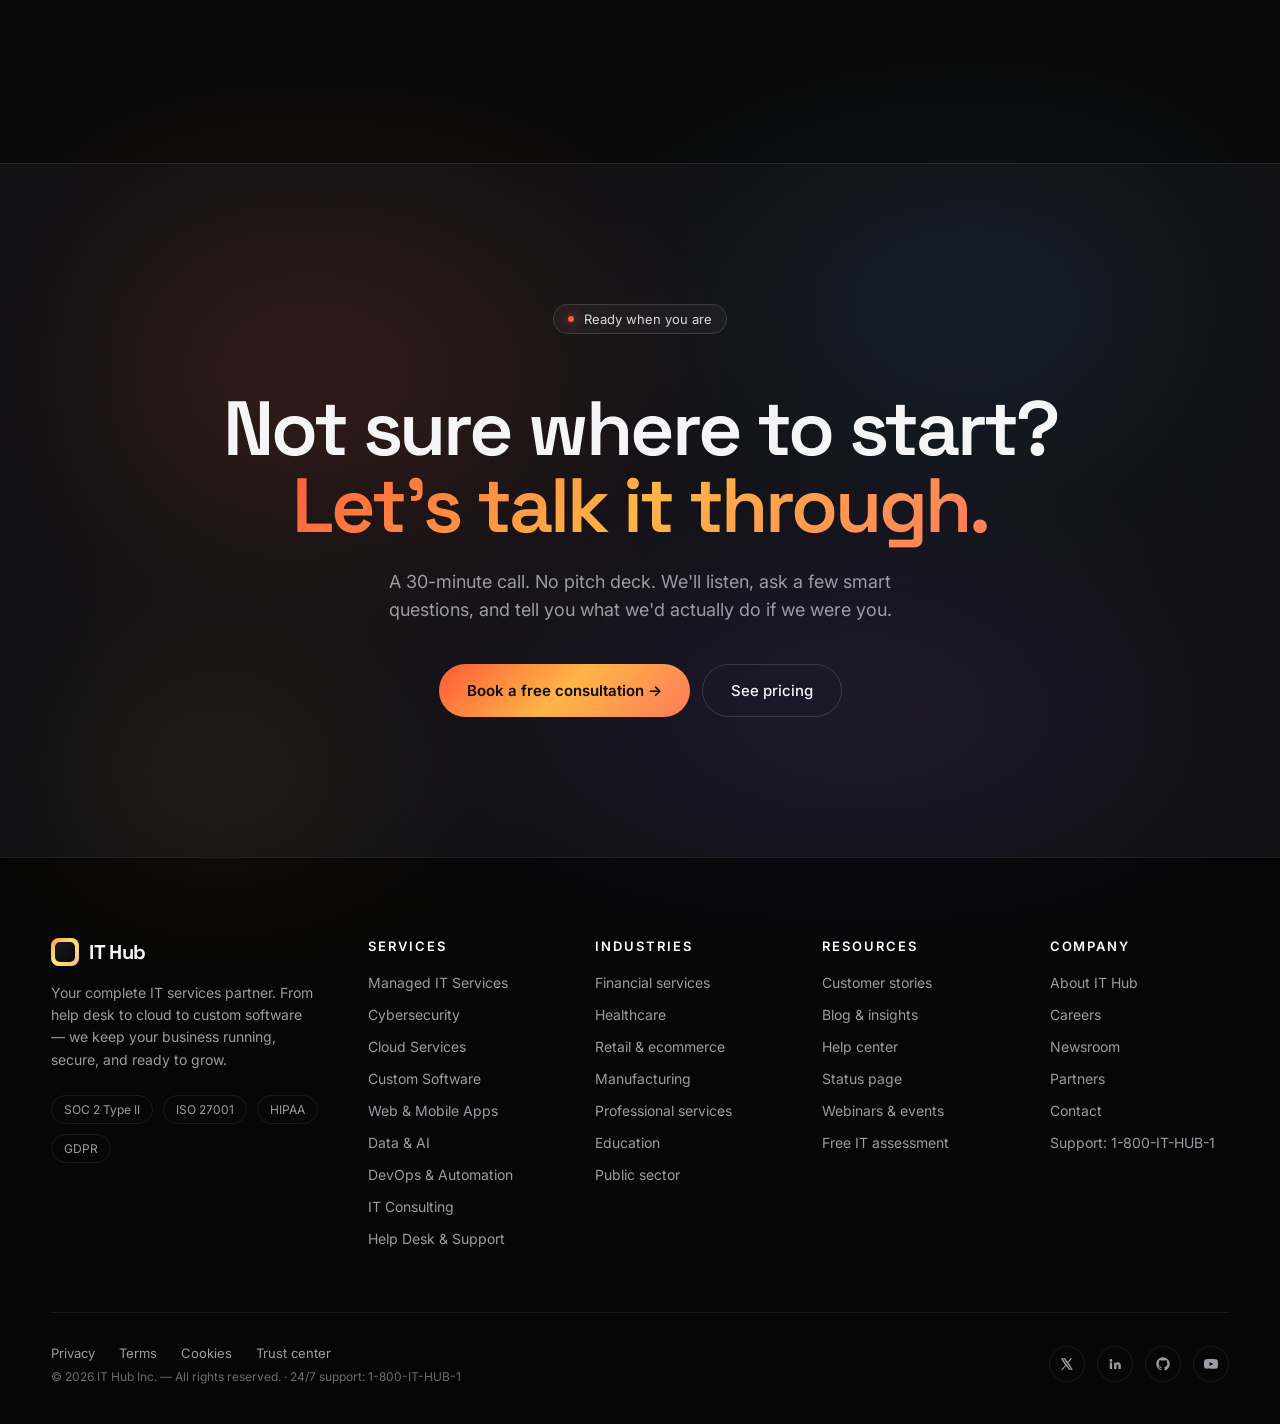
<file: services.html>
<!doctype html>
<html lang="en">
<head>
<meta charset="utf-8" />
<meta name="viewport" content="width=device-width,initial-scale=1" />
<title>Services — IT Hub</title>
<meta name="description" content="Managed IT, cybersecurity, cloud, custom software, web & mobile, data & AI, DevOps, IT consulting, and 24/7 help desk. The complete IT services stack." />
<link rel="preconnect" href="https://fonts.googleapis.com">
<link rel="preconnect" href="https://fonts.gstatic.com" crossorigin>
<link href="https://fonts.googleapis.com/css2?family=Inter:wght@300;400;500;600;700&family=Space+Grotesk:wght@400;500;600;700&display=swap" rel="stylesheet">
<link rel="stylesheet" href="assets/styles.css">
</head>
<body>

<!-- NAV -->
<nav class="nav">
  <div class="nav-inner">
    <a href="index.html" class="logo"><span class="logo-mark"></span><span>IT Hub</span></a>
    <div class="nav-links">
      <a class="nav-link" href="services.html">Services <span class="chev">▾</span></a>
      <a class="nav-link" href="industries.html">Industries <span class="chev">▾</span></a>
      <a class="nav-link" href="resources.html">Resources <span class="chev">▾</span></a>
      <a class="nav-link" href="case-studies.html">Customers</a>
      <a class="nav-link" href="pricing.html">Pricing</a>
      <a class="nav-link" href="about.html">Company</a>
    </div>
    <div class="nav-right">
      <a class="btn btn-ghost" href="signin.html">Sign in</a>
      <a class="btn btn-accent" href="contact.html">Talk to sales</a>
    </div>
  </div>
</nav>

<!-- PAGE HEADER -->
<header class="page-header">
  <div class="hero-mesh"></div>
  <div class="page-header-inner">
    <div class="breadcrumb"><a href="index.html">Home</a> &nbsp;/&nbsp; Services</div>
    <h1><span class="grad">The complete</span> <span class="accent" style="background:var(--grad-1);-webkit-background-clip:text;background-clip:text;color:transparent">IT services stack.</span></h1>
    <p>From the help desk to the cloud to custom software — everything your business needs to run, scale, and stay secure, delivered by one accountable partner.</p>
  </div>
</header>

<!-- SERVICES -->
<section>
  <div class="container">

    <article class="service-detail" id="managed-it">
      <div>
        <div class="label">01 / Managed IT Services</div>
        <h2>Your IT department, fully managed.</h2>
        <p>We become your IT team — or extend the one you have. From day-to-day support to long-term planning, we handle the operations so your people can focus on the business.</p>
        <p>Every engagement starts with a discovery audit, a documented baseline, and a 90-day roadmap. Then we run.</p>
      </div>
      <div>
        <ul>
          <li>Proactive 24/7 monitoring of servers, endpoints, and networks</li>
          <li>Patch management and OS / application updates</li>
          <li>Endpoint management (Windows, macOS, mobile)</li>
          <li>User onboarding and offboarding</li>
          <li>IT documentation and asset inventory</li>
          <li>Quarterly business reviews and roadmap</li>
          <li>Vendor management and license tracking</li>
          <li>Hardware procurement and lifecycle</li>
        </ul>
      </div>
    </article>

    <article class="service-detail" id="cybersecurity">
      <div>
        <div class="label">02 / Cybersecurity</div>
        <h2>Defense in depth, run by humans.</h2>
        <p>Most breaches start with something basic that nobody was watching. We close those gaps, then layer in enterprise-grade detection and response — backed by a real SOC team, not just a dashboard.</p>
        <p>You'll get a security program that's actually appropriate for your business — and clear, plain-English reports your leadership can act on.</p>
      </div>
      <div>
        <ul>
          <li>24/7 managed SOC and threat monitoring</li>
          <li>Endpoint Detection & Response (EDR / XDR)</li>
          <li>Managed firewall and intrusion prevention</li>
          <li>Email security and anti-phishing</li>
          <li>Multi-factor authentication (MFA) rollout</li>
          <li>Vulnerability scans and patch prioritization</li>
          <li>Security awareness training and phishing sims</li>
          <li>Compliance: SOC 2, ISO 27001, HIPAA, PCI-DSS, GDPR</li>
        </ul>
      </div>
    </article>

    <article class="service-detail" id="cloud">
      <div>
        <div class="label">03 / Cloud Services</div>
        <h2>Move to the cloud. Stay in control of cost.</h2>
        <p>Whether you're lifting a workload, rebuilding native, or optimizing what you already have — we architect for resilience and predictable spend. No surprise bills.</p>
        <p>We work across AWS, Azure, GCP, and hybrid environments, and we don't play favorites.</p>
      </div>
      <div>
        <ul>
          <li>Cloud migration strategy and execution</li>
          <li>Multi-cloud and hybrid architecture</li>
          <li>Microsoft 365 and Google Workspace admin</li>
          <li>Cost optimization (FinOps) — typical 20–40% savings</li>
          <li>Cloud security and identity management</li>
          <li>Backup, snapshot, and disaster recovery</li>
          <li>Reserved-instance and commitment planning</li>
          <li>Right-sizing, tagging, and governance</li>
        </ul>
      </div>
    </article>

    <article class="service-detail" id="custom-software">
      <div>
        <div class="label">04 / Custom Software Development</div>
        <h2>Software built around how you actually work.</h2>
        <p>Off-the-shelf software forces your business to fit the tool. We build the other way around — custom web apps, internal tools, and enterprise systems designed for your workflows, your data, and your scale.</p>
        <p>Senior engineers, modern stacks, weekly demos, and a product manager who actually answers email.</p>
      </div>
      <div>
        <ul>
          <li>Custom web applications (React, Vue, Angular)</li>
          <li>Backend services and APIs (Node, Python, Go, .NET)</li>
          <li>Enterprise integrations (SAP, Salesforce, Workday)</li>
          <li>Legacy modernization and re-platforming</li>
          <li>Internal tools and admin dashboards</li>
          <li>SaaS product development</li>
          <li>Database design and migration</li>
          <li>Ongoing maintenance and enhancement retainers</li>
        </ul>
      </div>
    </article>

    <article class="service-detail" id="web-mobile">
      <div>
        <div class="label">05 / Web &amp; Mobile App Development</div>
        <h2>Customer-facing apps that don't fall over on Black Friday.</h2>
        <p>Marketing websites, e-commerce storefronts, native mobile apps — built to convert and built to scale. We handle design, engineering, app store submission, and post-launch iteration.</p>
      </div>
      <div>
        <ul>
          <li>Responsive websites and landing pages</li>
          <li>Headless CMS and content platforms</li>
          <li>E-commerce (Shopify, BigCommerce, custom)</li>
          <li>Native iOS and Android apps (Swift, Kotlin)</li>
          <li>Cross-platform apps (Flutter, React Native)</li>
          <li>App Store optimization and submission</li>
          <li>Performance, SEO, and Core Web Vitals</li>
          <li>Post-launch support and iteration</li>
        </ul>
      </div>
    </article>

    <article class="service-detail" id="data-ai">
      <div>
        <div class="label">06 / Data &amp; AI / Business Intelligence</div>
        <h2>Turn your data into decisions, not dashboards.</h2>
        <p>We build the pipelines, the warehouses, and the AI models — and we tie them to the business questions you actually need to answer. Less "data lake nobody uses", more "answer in 30 seconds".</p>
      </div>
      <div>
        <ul>
          <li>Data warehousing (Snowflake, BigQuery, Redshift)</li>
          <li>ETL / ELT pipelines (Airflow, dbt, Fivetran)</li>
          <li>Dashboards and BI (Looker, Power BI, Tableau)</li>
          <li>Predictive analytics and ML modeling</li>
          <li>Generative AI and LLM-powered apps</li>
          <li>Real-time analytics and event streaming</li>
          <li>Data governance, lineage, and quality</li>
          <li>Self-service analytics enablement</li>
        </ul>
      </div>
    </article>

    <article class="service-detail" id="devops">
      <div>
        <div class="label">07 / DevOps &amp; Automation</div>
        <h2>Ship faster. Sleep better.</h2>
        <p>We build CI/CD, infrastructure-as-code, and observability so your team deploys dozens of times a day with confidence. No more "it works on my machine" or 3 a.m. pages from on-call.</p>
      </div>
      <div>
        <ul>
          <li>CI/CD pipelines (GitHub Actions, GitLab, Jenkins)</li>
          <li>Infrastructure as Code (Terraform, Pulumi)</li>
          <li>Kubernetes and container orchestration</li>
          <li>Observability (Datadog, Grafana, Prometheus)</li>
          <li>Site Reliability Engineering (SRE)</li>
          <li>Automated testing and quality gates</li>
          <li>Zero-downtime deployment strategies</li>
          <li>Cost and performance optimization</li>
        </ul>
      </div>
    </article>

    <article class="service-detail" id="consulting">
      <div>
        <div class="label">08 / IT Consulting &amp; Strategy</div>
        <h2>Roadmaps, not slide decks.</h2>
        <p>Whether you need a one-time technology assessment or a long-term vCIO, we bring senior IT leadership into your org without the full-time cost. Honest advice, written deliverables, and execution support.</p>
      </div>
      <div>
        <ul>
          <li>vCIO and fractional IT leadership</li>
          <li>IT strategy and multi-year roadmaps</li>
          <li>Digital transformation planning</li>
          <li>Vendor selection and contract review</li>
          <li>Compliance readiness assessments</li>
          <li>Technology stack audits</li>
          <li>M&amp;A IT due diligence</li>
          <li>Risk and business continuity planning</li>
        </ul>
      </div>
    </article>

    <article class="service-detail" id="help-desk">
      <div>
        <div class="label">09 / 24/7 Help Desk &amp; Support</div>
        <h2>Real humans. Fast answers. Every time zone.</h2>
        <p>When something breaks, you want a person on the phone who can actually fix it. Our help desk is staffed by senior technicians — not a tier-1 script-reading call center — and we pick up fast.</p>
      </div>
      <div>
        <ul>
          <li>24/7 phone, email, chat, and ticket support</li>
          <li>15-minute average response time SLA</li>
          <li>Remote and on-site support</li>
          <li>Multi-language coverage (12+ languages)</li>
          <li>User onboarding and training</li>
          <li>Hardware setup and imaging</li>
          <li>Printer, peripheral, and conference-room support</li>
          <li>Executive and VIP support tier available</li>
        </ul>
      </div>
    </article>

  </div>
</section>

<!-- CTA -->
<section class="cta">
  <div class="cta-inner">
    <span class="eyebrow reveal"><span class="dot"></span> Ready when you are</span>
    <h2 class="reveal" style="margin-top:24px">Not sure where to start?<br><span class="accent" style="background:var(--grad-1);-webkit-background-clip:text;background-clip:text;color:transparent">Let's talk it through.</span></h2>
    <p class="reveal">A 30-minute call. No pitch deck. We'll listen, ask a few smart questions, and tell you what we'd actually do if we were you.</p>
    <div class="reveal" style="display:flex;gap:12px;justify-content:center;flex-wrap:wrap;margin-top:8px">
      <a class="btn btn-accent btn-lg" href="contact.html">Book a free consultation →</a>
      <a class="btn btn-ghost btn-lg" href="pricing.html">See pricing</a>
    </div>
  </div>
</section>

<!-- FOOTER -->
<footer class="footer">
  <div class="footer-inner">
    <div class="footer-top">
      <div class="footer-brand">
        <a href="index.html" class="logo"><span class="logo-mark"></span><span>IT Hub</span></a>
        <p>Your complete IT services partner. From help desk to cloud to custom software — we keep your business running, secure, and ready to grow.</p>
        <div style="display:flex;gap:10px;flex-wrap:wrap">
          <span style="padding:6px 12px;border:1px solid var(--line);border-radius:999px;font-size:12px;color:var(--muted)">SOC 2 Type II</span>
          <span style="padding:6px 12px;border:1px solid var(--line);border-radius:999px;font-size:12px;color:var(--muted)">ISO 27001</span>
          <span style="padding:6px 12px;border:1px solid var(--line);border-radius:999px;font-size:12px;color:var(--muted)">HIPAA</span>
          <span style="padding:6px 12px;border:1px solid var(--line);border-radius:999px;font-size:12px;color:var(--muted)">GDPR</span>
        </div>
      </div>
      <div class="footer-col">
        <h5>Services</h5>
        <ul>
          <li><a href="services.html#managed-it">Managed IT Services</a></li>
          <li><a href="services.html#cybersecurity">Cybersecurity</a></li>
          <li><a href="services.html#cloud">Cloud Services</a></li>
          <li><a href="services.html#custom-software">Custom Software</a></li>
          <li><a href="services.html#web-mobile">Web &amp; Mobile Apps</a></li>
          <li><a href="services.html#data-ai">Data &amp; AI</a></li>
          <li><a href="services.html#devops">DevOps &amp; Automation</a></li>
          <li><a href="services.html#consulting">IT Consulting</a></li>
          <li><a href="services.html#help-desk">Help Desk &amp; Support</a></li>
        </ul>
      </div>
      <div class="footer-col">
        <h5>Industries</h5>
        <ul>
          <li><a href="industries.html#financial">Financial services</a></li>
          <li><a href="industries.html#healthcare">Healthcare</a></li>
          <li><a href="industries.html#retail">Retail &amp; ecommerce</a></li>
          <li><a href="industries.html#manufacturing">Manufacturing</a></li>
          <li><a href="industries.html#professional">Professional services</a></li>
          <li><a href="industries.html#education">Education</a></li>
          <li><a href="industries.html#public">Public sector</a></li>
        </ul>
      </div>
      <div class="footer-col">
        <h5>Resources</h5>
        <ul>
          <li><a href="case-studies.html">Customer stories</a></li>
          <li><a href="resources.html">Blog &amp; insights</a></li>
          <li><a href="resources.html#help-center">Help center</a></li>
          <li><a href="resources.html#status">Status page</a></li>
          <li><a href="resources.html#events">Webinars &amp; events</a></li>
          <li><a href="contact.html">Free IT assessment</a></li>
        </ul>
      </div>
      <div class="footer-col">
        <h5>Company</h5>
        <ul>
          <li><a href="about.html">About IT Hub</a></li>
          <li><a href="about.html#careers">Careers</a></li>
          <li><a href="about.html#newsroom">Newsroom</a></li>
          <li><a href="about.html#partners">Partners</a></li>
          <li><a href="contact.html">Contact</a></li>
          <li><a href="contact.html">Support: 1-800-IT-HUB-1</a></li>
        </ul>
      </div>
    </div>
    <div class="footer-bottom">
      <div>
        <div class="legal">
          <a href="privacy.html">Privacy</a>
          <a href="terms.html">Terms</a>
          <a href="privacy.html#cookies">Cookies</a>
          <a href="about.html#trust">Trust center</a>
        </div>
        <div class="copy">© 2026 IT Hub Inc. — All rights reserved.  ·  24/7 support: 1-800-IT-HUB-1</div>
      </div>
      <div class="social">
        <a href="#" aria-label="X"><svg width="14" height="14" viewBox="0 0 24 24" fill="currentColor"><path d="M18.244 2H21l-6.52 7.45L22 22h-6.7l-5.24-6.85L4.8 22H2l7-8L1.5 2H8.4l4.74 6.27L18.244 2Zm-1.18 18h1.65L7.04 4H5.3l11.764 16Z"/></svg></a>
        <a href="#" aria-label="LinkedIn"><svg width="14" height="14" viewBox="0 0 24 24" fill="currentColor"><path d="M4.98 3.5a2.5 2.5 0 1 1 0 5.001 2.5 2.5 0 0 1 0-5ZM3 9.5h4v11H3v-11Zm6.5 0h3.8v1.5h.06c.53-1 1.83-2.06 3.77-2.06 4.04 0 4.79 2.66 4.79 6.11v5.45h-4v-4.83c0-1.15-.02-2.63-1.6-2.63-1.6 0-1.85 1.25-1.85 2.55v4.91h-4v-11Z"/></svg></a>
        <a href="#" aria-label="GitHub"><svg width="14" height="14" viewBox="0 0 24 24" fill="currentColor"><path d="M12 .5C5.65.5.5 5.65.5 12c0 5.08 3.29 9.39 7.86 10.92.58.1.79-.25.79-.56v-2.13c-3.2.7-3.87-1.37-3.87-1.37-.52-1.32-1.28-1.67-1.28-1.67-1.04-.72.08-.7.08-.7 1.16.08 1.77 1.19 1.77 1.19 1.03 1.77 2.7 1.26 3.36.96.1-.75.4-1.26.73-1.55-2.55-.29-5.24-1.28-5.24-5.69 0-1.26.45-2.28 1.18-3.08-.12-.29-.51-1.46.11-3.04 0 0 .97-.31 3.18 1.18.92-.26 1.91-.39 2.89-.39.98 0 1.97.13 2.89.39 2.21-1.49 3.18-1.18 3.18-1.18.62 1.58.23 2.75.11 3.04.74.8 1.18 1.82 1.18 3.08 0 4.42-2.7 5.4-5.26 5.69.41.36.78 1.07.78 2.16v3.2c0 .31.21.67.8.56C20.21 21.39 23.5 17.08 23.5 12 23.5 5.65 18.35.5 12 .5Z"/></svg></a>
        <a href="#" aria-label="YouTube"><svg width="14" height="14" viewBox="0 0 24 24" fill="currentColor"><path d="M23.5 6.2a3 3 0 0 0-2.1-2.12C19.5 3.5 12 3.5 12 3.5s-7.5 0-9.4.58A3 3 0 0 0 .5 6.2C0 8.1 0 12 0 12s0 3.9.5 5.8a3 3 0 0 0 2.1 2.12c1.9.58 9.4.58 9.4.58s7.5 0 9.4-.58a3 3 0 0 0 2.1-2.12c.5-1.9.5-5.8.5-5.8s0-3.9-.5-5.8ZM9.6 15.6V8.4l6.3 3.6-6.3 3.6Z"/></svg></a>
      </div>
    </div>
  </div>
</footer>

<script>
  const io = new IntersectionObserver((entries)=>{
    entries.forEach(e=>{ if(e.isIntersecting) e.target.classList.add('in') });
  }, { threshold: 0.12, rootMargin: '0px 0px -50px 0px' });
  document.querySelectorAll('.reveal').forEach(el=>io.observe(el));
</script>
</body>
</html>
</file>
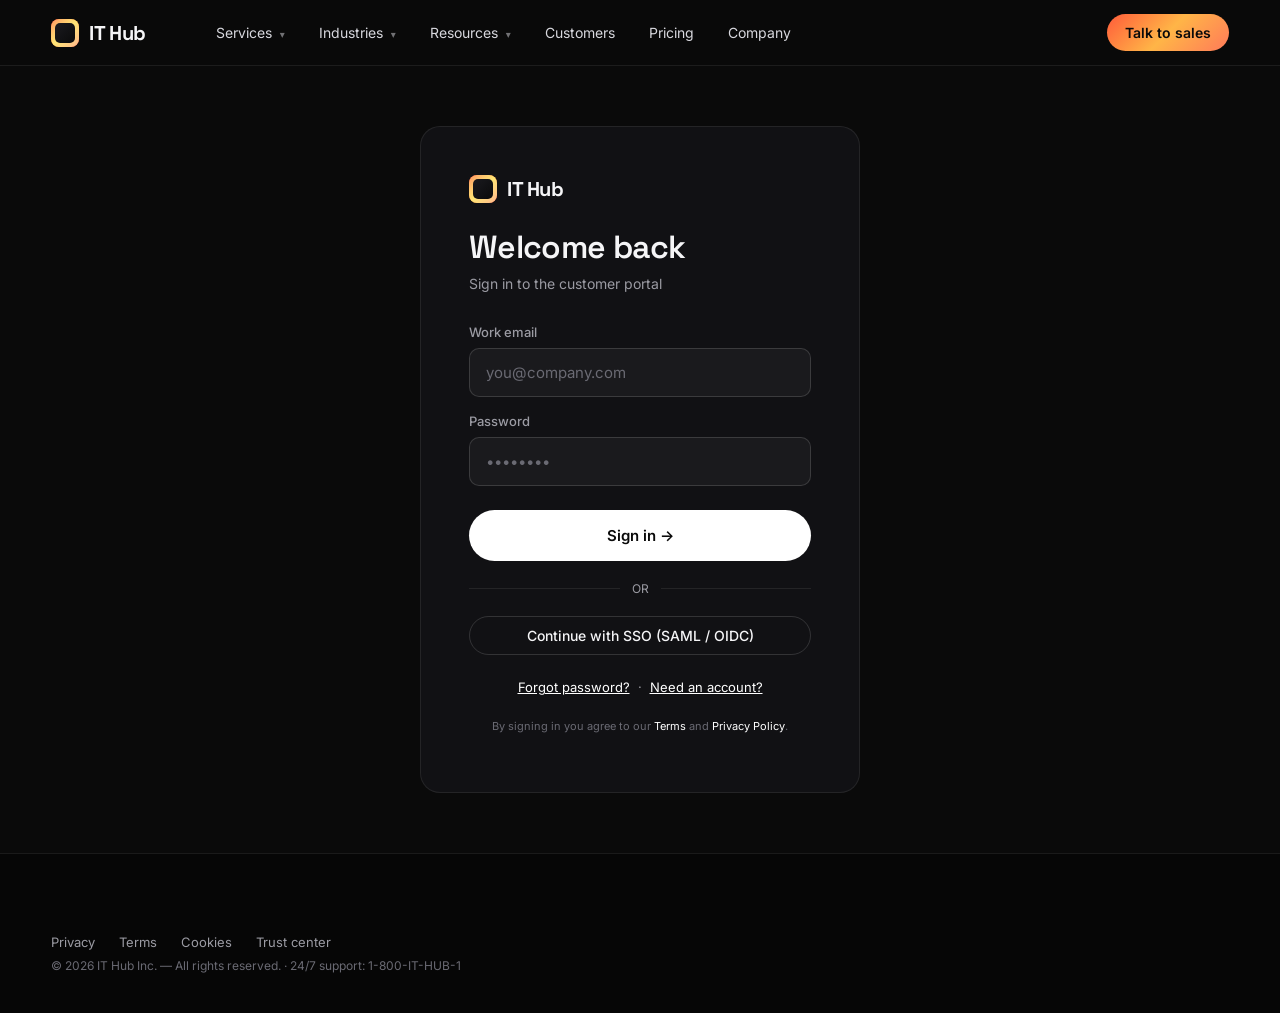
<file: signin.html>
<!doctype html>
<html lang="en">
<head>
<meta charset="utf-8" />
<meta name="viewport" content="width=device-width,initial-scale=1" />
<title>Sign in — IT Hub</title>
<meta name="description" content="Sign in to the IT Hub customer portal." />
<link rel="preconnect" href="https://fonts.googleapis.com">
<link rel="preconnect" href="https://fonts.gstatic.com" crossorigin>
<link href="https://fonts.googleapis.com/css2?family=Inter:wght@300;400;500;600;700&family=Space+Grotesk:wght@400;500;600;700&display=swap" rel="stylesheet">
<link rel="stylesheet" href="assets/styles.css">
</head>
<body>

<nav class="nav">
  <div class="nav-inner">
    <a href="index.html" class="logo"><span class="logo-mark"></span><span>IT Hub</span></a>
    <div class="nav-links">
      <a class="nav-link" href="services.html">Services <span class="chev">▾</span></a>
      <a class="nav-link" href="industries.html">Industries <span class="chev">▾</span></a>
      <a class="nav-link" href="resources.html">Resources <span class="chev">▾</span></a>
      <a class="nav-link" href="case-studies.html">Customers</a>
      <a class="nav-link" href="pricing.html">Pricing</a>
      <a class="nav-link" href="about.html">Company</a>
    </div>
    <div class="nav-right">
      <a class="btn btn-accent" href="contact.html">Talk to sales</a>
    </div>
  </div>
</nav>

<div class="signin-wrap">
  <div class="signin-card">
    <a href="index.html" class="logo" style="margin-bottom:24px"><span class="logo-mark"></span><span>IT Hub</span></a>
    <h1>Welcome back</h1>
    <p class="sub">Sign in to the customer portal</p>
    <form onsubmit="event.preventDefault(); alert('This is a demo. Real auth would be wired up to your identity provider.');">
      <div class="form-group">
        <label for="email">Work email</label>
        <input class="form-control" type="email" id="email" placeholder="you@company.com" required>
      </div>
      <div class="form-group">
        <label for="password">Password</label>
        <input class="form-control" type="password" id="password" placeholder="••••••••" required>
      </div>
      <button class="btn btn-primary btn-lg" type="submit">Sign in →</button>
    </form>
    <div style="display:flex;align-items:center;gap:12px;margin:20px 0">
      <div style="flex:1;height:1px;background:var(--line)"></div>
      <span style="font-size:12px;color:var(--muted)">OR</span>
      <div style="flex:1;height:1px;background:var(--line)"></div>
    </div>
    <a class="btn btn-ghost" href="contact.html" style="width:100%;justify-content:center">Continue with SSO (SAML / OIDC)</a>
    <div class="alt">
      <a href="contact.html">Forgot password?</a> &nbsp;·&nbsp; <a href="contact.html">Need an account?</a>
    </div>
    <p style="font-size:11px;color:var(--muted-2);text-align:center;margin-top:24px">By signing in you agree to our <a href="terms.html" style="color:#fff">Terms</a> and <a href="privacy.html" style="color:#fff">Privacy Policy</a>.</p>
  </div>
</div>

<footer class="footer">
  <div class="footer-inner">
    <div class="footer-bottom" style="border-top:0;padding-top:0">
      <div>
        <div class="legal">
          <a href="privacy.html">Privacy</a>
          <a href="terms.html">Terms</a>
          <a href="privacy.html#cookies">Cookies</a>
          <a href="about.html#trust">Trust center</a>
        </div>
        <div class="copy">© 2026 IT Hub Inc. — All rights reserved.  ·  24/7 support: 1-800-IT-HUB-1</div>
      </div>
    </div>
  </div>
</footer>

</body>
</html>
</file>
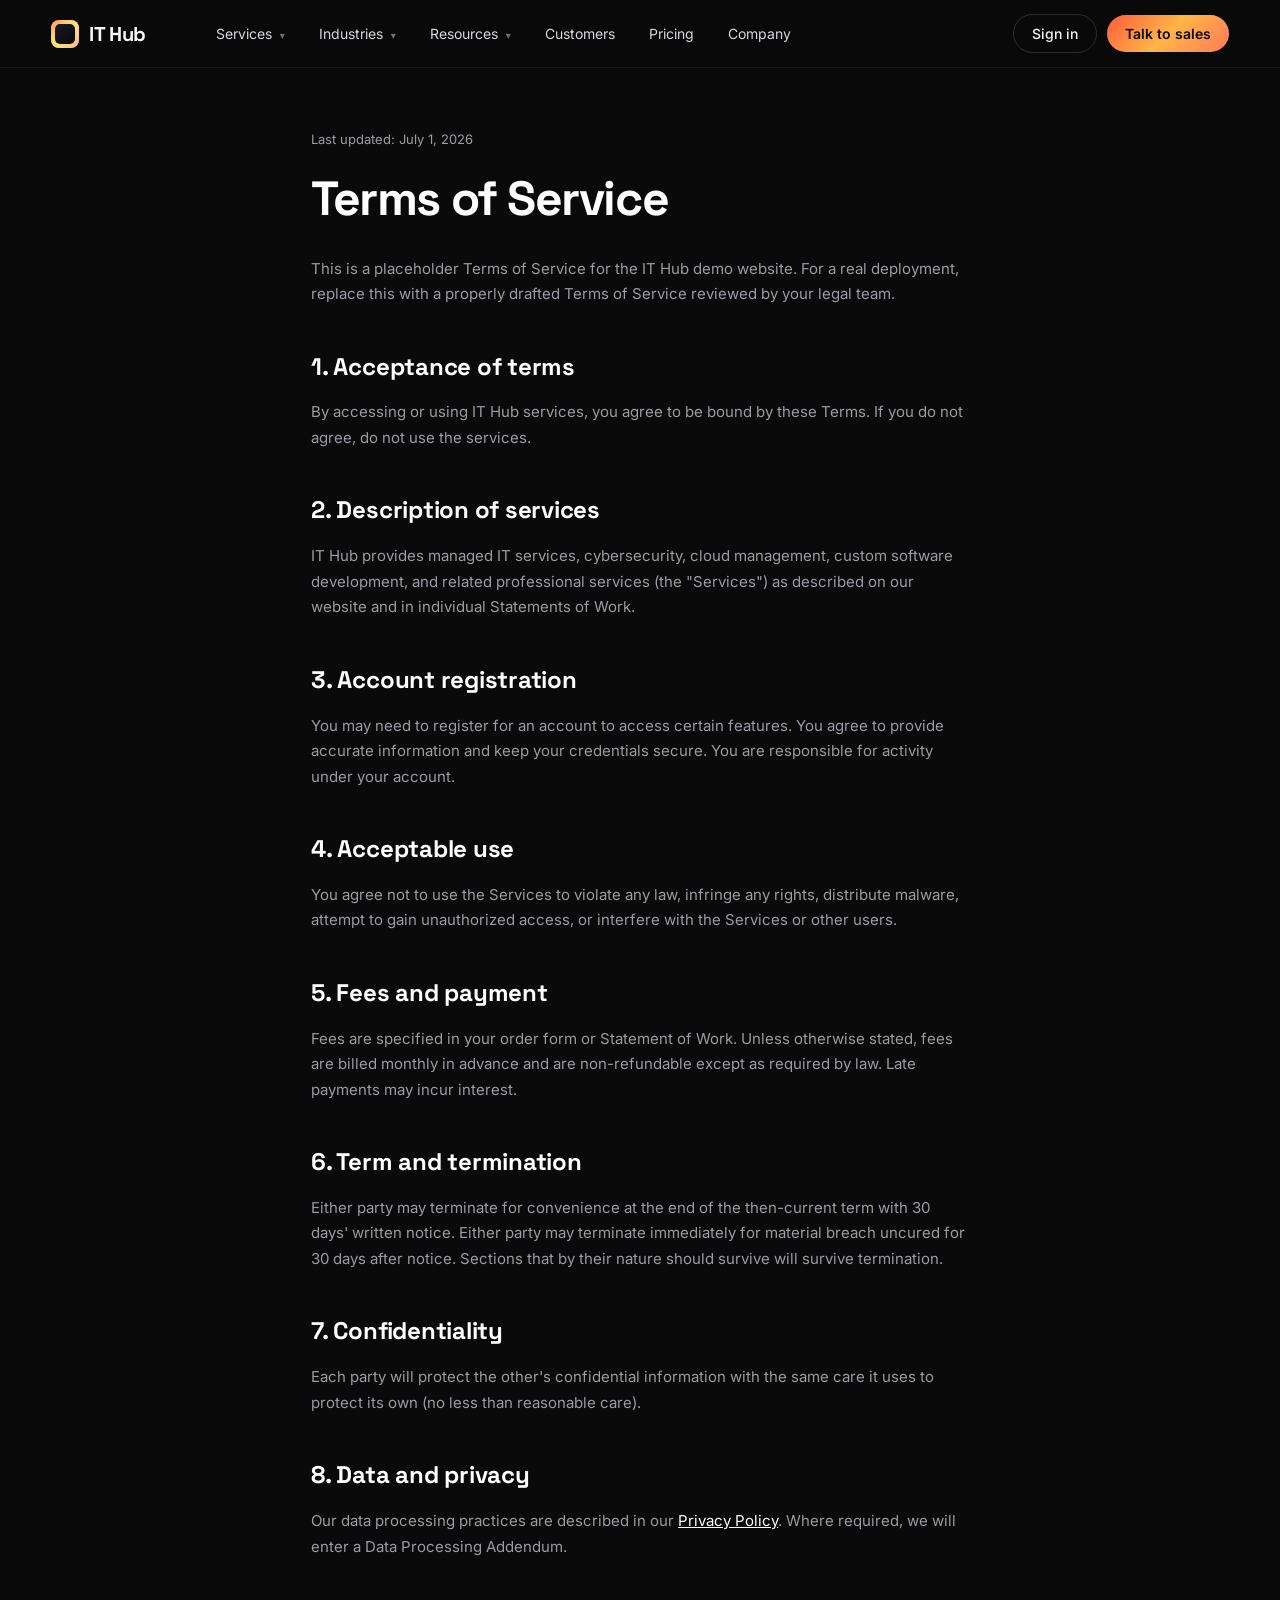
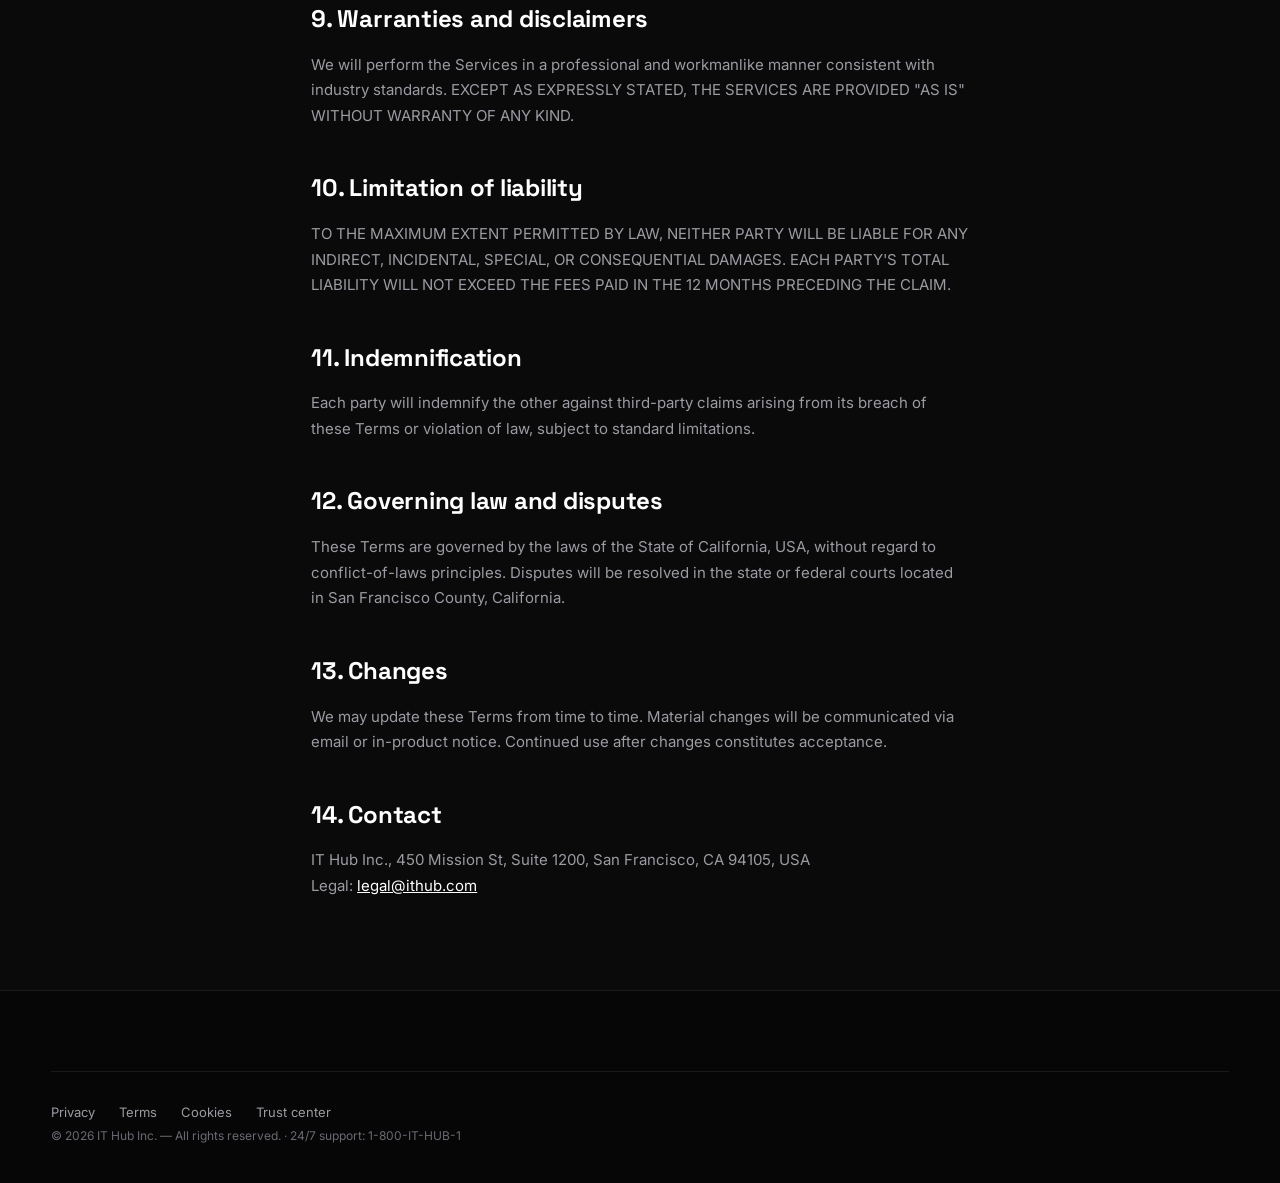
<file: terms.html>
<!doctype html>
<html lang="en">
<head>
<meta charset="utf-8" />
<meta name="viewport" content="width=device-width,initial-scale=1" />
<title>Terms of Service — IT Hub</title>
<link rel="preconnect" href="https://fonts.googleapis.com">
<link rel="preconnect" href="https://fonts.gstatic.com" crossorigin>
<link href="https://fonts.googleapis.com/css2?family=Inter:wght@300;400;500;600;700&family=Space+Grotesk:wght@400;500;600;700&display=swap" rel="stylesheet">
<link rel="stylesheet" href="assets/styles.css">
<style>
  .legal-body{max-width:760px;margin:0 auto;padding:60px var(--pad) 80px;color:#d8d8de;line-height:1.7}
  .legal-body h2{font-family:'Space Grotesk',sans-serif;font-size:24px;letter-spacing:-.01em;margin:40px 0 12px;color:#fff}
  .legal-body h3{font-size:16px;margin:24px 0 8px;color:#fff}
  .legal-body p, .legal-body li{font-size:15px;color:var(--muted);margin:0 0 12px}
  .legal-body ul{padding-left:20px}
  .legal-body a{color:#fff;text-decoration:underline}
</style>
</head>
<body>

<nav class="nav">
  <div class="nav-inner">
    <a href="index.html" class="logo"><span class="logo-mark"></span><span>IT Hub</span></a>
    <div class="nav-links">
      <a class="nav-link" href="services.html">Services <span class="chev">▾</span></a>
      <a class="nav-link" href="industries.html">Industries <span class="chev">▾</span></a>
      <a class="nav-link" href="resources.html">Resources <span class="chev">▾</span></a>
      <a class="nav-link" href="case-studies.html">Customers</a>
      <a class="nav-link" href="pricing.html">Pricing</a>
      <a class="nav-link" href="about.html">Company</a>
    </div>
    <div class="nav-right">
      <a class="btn btn-ghost" href="signin.html">Sign in</a>
      <a class="btn btn-accent" href="contact.html">Talk to sales</a>
    </div>
  </div>
</nav>

<div class="legal-body">
  <div style="margin-bottom:40px">
    <div style="font-size:13px;color:var(--muted);margin-bottom:8px">Last updated: July 1, 2026</div>
    <h1 style="font-family:'Space Grotesk',sans-serif;font-size:48px;letter-spacing:-.03em;margin:0 0 16px;color:#fff">Terms of Service</h1>
    <p>This is a placeholder Terms of Service for the IT Hub demo website. For a real deployment, replace this with a properly drafted Terms of Service reviewed by your legal team.</p>
  </div>

  <h2>1. Acceptance of terms</h2>
  <p>By accessing or using IT Hub services, you agree to be bound by these Terms. If you do not agree, do not use the services.</p>

  <h2>2. Description of services</h2>
  <p>IT Hub provides managed IT services, cybersecurity, cloud management, custom software development, and related professional services (the "Services") as described on our website and in individual Statements of Work.</p>

  <h2>3. Account registration</h2>
  <p>You may need to register for an account to access certain features. You agree to provide accurate information and keep your credentials secure. You are responsible for activity under your account.</p>

  <h2>4. Acceptable use</h2>
  <p>You agree not to use the Services to violate any law, infringe any rights, distribute malware, attempt to gain unauthorized access, or interfere with the Services or other users.</p>

  <h2>5. Fees and payment</h2>
  <p>Fees are specified in your order form or Statement of Work. Unless otherwise stated, fees are billed monthly in advance and are non-refundable except as required by law. Late payments may incur interest.</p>

  <h2>6. Term and termination</h2>
  <p>Either party may terminate for convenience at the end of the then-current term with 30 days' written notice. Either party may terminate immediately for material breach uncured for 30 days after notice. Sections that by their nature should survive will survive termination.</p>

  <h2>7. Confidentiality</h2>
  <p>Each party will protect the other's confidential information with the same care it uses to protect its own (no less than reasonable care).</p>

  <h2>8. Data and privacy</h2>
  <p>Our data processing practices are described in our <a href="privacy.html">Privacy Policy</a>. Where required, we will enter a Data Processing Addendum.</p>

  <h2>9. Warranties and disclaimers</h2>
  <p>We will perform the Services in a professional and workmanlike manner consistent with industry standards. EXCEPT AS EXPRESSLY STATED, THE SERVICES ARE PROVIDED "AS IS" WITHOUT WARRANTY OF ANY KIND.</p>

  <h2>10. Limitation of liability</h2>
  <p>TO THE MAXIMUM EXTENT PERMITTED BY LAW, NEITHER PARTY WILL BE LIABLE FOR ANY INDIRECT, INCIDENTAL, SPECIAL, OR CONSEQUENTIAL DAMAGES. EACH PARTY'S TOTAL LIABILITY WILL NOT EXCEED THE FEES PAID IN THE 12 MONTHS PRECEDING THE CLAIM.</p>

  <h2>11. Indemnification</h2>
  <p>Each party will indemnify the other against third-party claims arising from its breach of these Terms or violation of law, subject to standard limitations.</p>

  <h2>12. Governing law and disputes</h2>
  <p>These Terms are governed by the laws of the State of California, USA, without regard to conflict-of-laws principles. Disputes will be resolved in the state or federal courts located in San Francisco County, California.</p>

  <h2>13. Changes</h2>
  <p>We may update these Terms from time to time. Material changes will be communicated via email or in-product notice. Continued use after changes constitutes acceptance.</p>

  <h2>14. Contact</h2>
  <p>IT Hub Inc., 450 Mission St, Suite 1200, San Francisco, CA 94105, USA<br>
  Legal: <a href="mailto:legal@ithub.com">legal@ithub.com</a></p>
</div>

<footer class="footer">
  <div class="footer-inner">
    <div class="footer-bottom" style="border-top:1px solid var(--line);padding-top:32px">
      <div>
        <div class="legal">
          <a href="privacy.html">Privacy</a>
          <a href="terms.html">Terms</a>
          <a href="privacy.html#cookies">Cookies</a>
          <a href="about.html#trust">Trust center</a>
        </div>
        <div class="copy">© 2026 IT Hub Inc. — All rights reserved.  ·  24/7 support: 1-800-IT-HUB-1</div>
      </div>
    </div>
  </div>
</footer>

</body>
</html>
</file>
<file: assets/styles.css>
:root{
    --bg:#0a0a0a;
    --bg-2:#111114;
    --bg-3:#17171c;
    --line:rgba(255,255,255,.08);
    --line-2:rgba(255,255,255,.14);
    --text:#f5f5f7;
    --muted:#9b9ba3;
    --muted-2:#6a6a73;
    --accent:#ff5b3a;          /* warm Adobe-esque */
    --accent-2:#ffb547;
    --blue:#3aa0ff;
    --grad-1: linear-gradient(135deg,#ff5b3a 0%, #ffb547 50%, #ff7a59 100%);
    --grad-2: linear-gradient(135deg,#3aa0ff 0%, #7c5cff 50%, #ff5b3a 100%);
    --grad-mesh: radial-gradient(60% 60% at 20% 30%, rgba(255,91,58,.45) 0%, transparent 60%),
                 radial-gradient(50% 50% at 80% 20%, rgba(58,160,255,.35) 0%, transparent 60%),
                 radial-gradient(70% 60% at 70% 80%, rgba(124,92,255,.35) 0%, transparent 60%),
                 radial-gradient(40% 40% at 10% 90%, rgba(255,181,71,.3) 0%, transparent 60%);
    --maxw: 1440px;
    --pad: clamp(20px, 4vw, 56px);
  }
  *{box-sizing:border-box}
  html,body{margin:0;padding:0;background:var(--bg);color:var(--text);font-family:'Inter',system-ui,-apple-system,sans-serif;-webkit-font-smoothing:antialiased;scroll-behavior:smooth}
  a{color:inherit;text-decoration:none}
  img{max-width:100%;display:block}
  button{font-family:inherit;cursor:pointer;border:0;background:transparent;color:inherit}
  ::selection{background:var(--accent);color:#000}

  /* ---------- NAV ---------- */
  .nav{
    position:sticky;top:0;z-index:100;
    backdrop-filter:saturate(180%) blur(20px);
    -webkit-backdrop-filter:saturate(180%) blur(20px);
    background:rgba(10,10,10,.72);
    border-bottom:1px solid var(--line);
  }
  .nav-inner{max-width:var(--maxw);margin:0 auto;padding:14px var(--pad);display:flex;align-items:center;gap:32px}
  .logo{display:flex;align-items:center;gap:10px;font-family:'Space Grotesk',sans-serif;font-weight:700;font-size:20px;letter-spacing:-.02em}
  .logo-mark{width:28px;height:28px;border-radius:8px;background:var(--grad-1);position:relative;overflow:hidden}
  .logo-mark::after{content:"";position:absolute;inset:4px;border-radius:5px;background:linear-gradient(135deg,#1a1a1f,#0a0a0a)}
  .logo-mark::before{content:"";position:absolute;inset:0;background:var(--grad-1);opacity:.9;mix-blend-mode:screen}
  .nav-links{display:flex;align-items:center;gap:6px;margin-left:24px}
  .nav-link{padding:8px 14px;border-radius:8px;font-size:14px;color:#d8d8de;transition:all .2s}
  .nav-link:hover{background:rgba(255,255,255,.06);color:#fff}
  .nav-link .chev{opacity:.5;margin-left:4px;font-size:10px;transform:translateY(1px)}
  .nav-right{margin-left:auto;display:flex;align-items:center;gap:10px}
  .btn{padding:10px 18px;border-radius:999px;font-size:14px;font-weight:500;transition:all .2s;display:inline-flex;align-items:center;gap:8px;white-space:nowrap}
  .btn-ghost{border:1px solid var(--line-2)}
  .btn-ghost:hover{background:rgba(255,255,255,.06);border-color:rgba(255,255,255,.3)}
  .btn-primary{background:#fff;color:#0a0a0a;font-weight:600}
  .btn-primary:hover{background:#e5e5e8;transform:translateY(-1px)}
  .btn-accent{background:var(--grad-1);color:#0a0a0a;font-weight:600}
  .btn-accent:hover{transform:translateY(-1px);box-shadow:0 10px 30px -10px rgba(255,91,58,.5)}

  /* ---------- HERO ---------- */
  .hero{position:relative;overflow:hidden;padding:120px var(--pad) 80px;border-bottom:1px solid var(--line)}
  .hero-mesh{position:absolute;inset:0;background:var(--grad-mesh);filter:blur(40px);opacity:.7;pointer-events:none}
  .hero-grid{position:absolute;inset:0;background-image:linear-gradient(rgba(255,255,255,.03) 1px,transparent 1px),linear-gradient(90deg,rgba(255,255,255,.03) 1px,transparent 1px);background-size:60px 60px;mask-image:radial-gradient(ellipse 70% 60% at 50% 30%,#000 30%,transparent 80%)}
  .hero-inner{max-width:var(--maxw);margin:0 auto;position:relative;z-index:2;text-align:center}
  .eyebrow{display:inline-flex;align-items:center;gap:10px;padding:6px 14px;border:1px solid var(--line-2);border-radius:999px;font-size:13px;color:#d8d8de;background:rgba(255,255,255,.04);margin-bottom:32px}
  .eyebrow .dot{width:6px;height:6px;border-radius:50%;background:var(--accent);box-shadow:0 0 12px var(--accent);animation:pulse 2s infinite}
  @keyframes pulse{0%,100%{opacity:1}50%{opacity:.4}}
  h1.headline{font-family:'Space Grotesk',sans-serif;font-size:clamp(44px,8vw,108px);line-height:.95;letter-spacing:-.04em;font-weight:600;margin:0 0 28px}
  h1.headline .grad{background:linear-gradient(180deg,#fff 0%,#a0a0aa 100%);-webkit-background-clip:text;background-clip:text;color:transparent}
  h1.headline .accent{background:var(--grad-1);-webkit-background-clip:text;background-clip:text;color:transparent}
  .hero-sub{font-size:clamp(16px,1.6vw,20px);color:var(--muted);max-width:680px;margin:0 auto 40px;line-height:1.55}
  .hero-ctas{display:flex;gap:14px;justify-content:center;flex-wrap:wrap}
  .btn-lg{padding:16px 28px;font-size:15px}
  .hero-meta{margin-top:80px;display:grid;grid-template-columns:repeat(4,1fr);gap:24px;max-width:900px;margin-left:auto;margin-right:auto}
  .hero-meta .item{padding:18px 0;border-top:1px solid var(--line)}
  .hero-meta .num{font-family:'Space Grotesk',sans-serif;font-size:36px;font-weight:600;letter-spacing:-.02em}
  .hero-meta .lbl{font-size:13px;color:var(--muted);margin-top:4px}

  /* ---------- TRUSTED BY ---------- */
  .trusted{padding:60px var(--pad);border-bottom:1px solid var(--line);background:var(--bg-2)}
  .trusted-inner{max-width:var(--maxw);margin:0 auto;display:flex;align-items:center;gap:48px;flex-wrap:wrap;justify-content:space-between}
  .trusted-label{font-size:13px;color:var(--muted);text-transform:uppercase;letter-spacing:.15em}
  .logo-row{display:flex;align-items:center;gap:48px;flex-wrap:wrap;opacity:.7}
  .logo-row svg{height:22px;fill:#cfcfd6}

  /* ---------- SECTION COMMON ---------- */
  section{position:relative}
  .container{max-width:var(--maxw);margin:0 auto;padding:120px var(--pad)}
  .sec-head{display:flex;align-items:end;justify-content:space-between;gap:32px;margin-bottom:64px;flex-wrap:wrap}
  .sec-eyebrow{font-size:12px;color:var(--accent);text-transform:uppercase;letter-spacing:.2em;font-weight:600;margin-bottom:14px;display:block}
  h2.title{font-family:'Space Grotesk',sans-serif;font-size:clamp(34px,5vw,60px);line-height:1.05;letter-spacing:-.03em;font-weight:600;margin:0;max-width:760px}
  .sec-cta{color:#d8d8de;font-size:14px;border-bottom:1px solid var(--line-2);padding-bottom:4px}
  .sec-cta:hover{color:#fff;border-color:#fff}

  /* ---------- SOLUTIONS CARDS ---------- */
  .solutions{background:var(--bg)}
  .cards{display:grid;grid-template-columns:repeat(12,1fr);gap:20px}
  .card{position:relative;overflow:hidden;border-radius:20px;border:1px solid var(--line);background:var(--bg-2);padding:36px;display:flex;flex-direction:column;min-height:380px;transition:all .4s cubic-bezier(.2,.8,.2,1)}
  .card:hover{border-color:var(--line-2);transform:translateY(-4px)}
  .card .visual{position:absolute;inset:0;opacity:.5;transition:opacity .4s;pointer-events:none}
  .card:hover .visual{opacity:.7}
  .card .visual-1{background:radial-gradient(60% 50% at 80% 20%, rgba(255,91,58,.4), transparent 60%)}
  .card .visual-2{background:radial-gradient(60% 50% at 80% 20%, rgba(58,160,255,.4), transparent 60%)}
  .card .visual-3{background:radial-gradient(60% 50% at 80% 20%, rgba(124,92,255,.4), transparent 60%)}
  .card .visual-4{background:radial-gradient(60% 50% at 80% 20%, rgba(255,181,71,.4), transparent 60%)}
  .card .content{position:relative;z-index:2;display:flex;flex-direction:column;height:100%}
  .card .icon{width:48px;height:48px;border-radius:12px;background:rgba(255,255,255,.06);border:1px solid var(--line);display:flex;align-items:center;justify-content:center;margin-bottom:24px;color:#fff}
  .card h3{font-family:'Space Grotesk',sans-serif;font-size:28px;letter-spacing:-.02em;font-weight:600;margin:0 0 12px}
  .card p{color:var(--muted);font-size:15px;line-height:1.55;margin:0 0 24px;max-width:380px}
  .card .more{margin-top:auto;font-size:14px;color:#fff;display:inline-flex;align-items:center;gap:8px}
  .card .more .arr{transition:transform .3s}
  .card:hover .more .arr{transform:translateX(4px)}
  .card-big{grid-column:span 8}
  .card-med{grid-column:span 4}
  .card-half{grid-column:span 6}
  .card-full{grid-column:span 12;min-height:300px}

  /* ---------- SHOWCASE / FEATURE ---------- */
  .showcase{background:var(--bg-2);border-top:1px solid var(--line);border-bottom:1px solid var(--line)}
  .showcase-grid{display:grid;grid-template-columns:1fr 1fr;gap:80px;align-items:center}
  .showcase h2{font-family:'Space Grotesk',sans-serif;font-size:clamp(32px,4.5vw,56px);line-height:1.05;letter-spacing:-.03em;font-weight:600;margin:0 0 24px}
  .showcase p{color:var(--muted);font-size:17px;line-height:1.6;margin:0 0 24px;max-width:520px}
  .checklist{list-style:none;padding:0;margin:0 0 32px;display:grid;gap:12px}
  .checklist li{display:flex;gap:12px;align-items:flex-start;color:#d8d8de;font-size:15px}
  .checklist li::before{content:"";width:18px;height:18px;border-radius:50%;background:var(--grad-1);flex-shrink:0;margin-top:2px;background-image:url("data:image/svg+xml;utf8,<svg xmlns='http://www.w3.org/2000/svg' viewBox='0 0 24 24' fill='none' stroke='%23000' stroke-width='3' stroke-linecap='round' stroke-linejoin='round'><polyline points='5 12 10 17 19 7'/></svg>");background-size:11px;background-repeat:no-repeat;background-position:center}
  .visual-frame{position:relative;aspect-ratio:4/3;border-radius:20px;overflow:hidden;border:1px solid var(--line);background:linear-gradient(135deg,#1a1a1f,#0a0a0a)}
  .visual-frame::before{content:"";position:absolute;inset:0;background:var(--grad-mesh);filter:blur(30px);opacity:.6}
  .visual-frame .ui{position:absolute;inset:24px;display:flex;flex-direction:column;gap:10px}
  .visual-frame .bar{height:8px;border-radius:4px;background:rgba(255,255,255,.08);width:60%}
  .visual-frame .bar.short{width:35%}
  .visual-frame .grid-ui{flex:1;display:grid;grid-template-columns:repeat(3,1fr);gap:10px;margin-top:10px}
  .visual-frame .tile{border-radius:10px;background:rgba(255,255,255,.04);border:1px solid var(--line);padding:14px;display:flex;flex-direction:column;justify-content:space-between}
  .visual-frame .tile .b{height:6px;background:rgba(255,255,255,.1);border-radius:3px;width:60%}
  .visual-frame .tile .b.short{width:30%}
  .visual-frame .tile.t1{background:linear-gradient(135deg,rgba(255,91,58,.2),rgba(255,91,58,.05))}
  .visual-frame .tile.t2{background:linear-gradient(135deg,rgba(58,160,255,.2),rgba(58,160,255,.05))}
  .visual-frame .tile.t3{background:linear-gradient(135deg,rgba(124,92,255,.2),rgba(124,92,255,.05))}
  .visual-frame .stat{font-family:'Space Grotesk',sans-serif;font-size:22px;font-weight:600;letter-spacing:-.02em;color:#fff}
  .visual-frame .trend{font-size:10px;color:#6dd47e;margin-top:4px}

  /* ---------- STATS ---------- */
  .stats{background:var(--bg)}
  .stats-grid{display:grid;grid-template-columns:repeat(4,1fr);gap:1px;background:var(--line);border:1px solid var(--line);border-radius:20px;overflow:hidden}
  .stat-cell{background:var(--bg);padding:48px 36px;display:flex;flex-direction:column;gap:8px}
  .stat-cell .num{font-family:'Space Grotesk',sans-serif;font-size:clamp(40px,5vw,64px);font-weight:600;letter-spacing:-.03em;line-height:1;background:linear-gradient(180deg,#fff,#a0a0aa);-webkit-background-clip:text;background-clip:text;color:transparent}
  .stat-cell .lbl{color:var(--muted);font-size:14px}

  /* ---------- CASE STUDIES ---------- */
  .cases{background:var(--bg-2);border-top:1px solid var(--line);border-bottom:1px solid var(--line)}
  .case-grid{display:grid;grid-template-columns:1.4fr 1fr 1fr;gap:20px;height:640px}
  .case{position:relative;overflow:hidden;border-radius:20px;border:1px solid var(--line);background:#000;display:flex;flex-direction:column;justify-content:flex-end;padding:32px;cursor:pointer;transition:all .4s}
  .case:hover{border-color:var(--line-2)}
  .case .bg{position:absolute;inset:0;transition:transform .8s cubic-bezier(.2,.8,.2,1)}
  .case:hover .bg{transform:scale(1.05)}
  .case.c1 .bg{background:radial-gradient(60% 50% at 30% 30%, rgba(255,91,58,.7), transparent 60%),linear-gradient(180deg,#1f1208,#0a0a0a)}
  .case.c2 .bg{background:radial-gradient(60% 50% at 30% 30%, rgba(58,160,255,.6), transparent 60%),linear-gradient(180deg,#08121f,#0a0a0a)}
  .case.c3 .bg{background:radial-gradient(60% 50% at 30% 30%, rgba(124,92,255,.6), transparent 60%),linear-gradient(180deg,#11081f,#0a0a0a)}
  .case.c1 .bg::after, .case.c2 .bg::after, .case.c3 .bg::after{content:"";position:absolute;inset:0;background-image:linear-gradient(rgba(255,255,255,.04) 1px,transparent 1px),linear-gradient(90deg,rgba(255,255,255,.04) 1px,transparent 1px);background-size:40px 40px}
  .case .tag{position:relative;display:inline-block;align-self:flex-start;padding:5px 12px;border:1px solid var(--line-2);border-radius:999px;font-size:11px;color:#fff;background:rgba(0,0,0,.4);backdrop-filter:blur(10px);margin-bottom:14px;text-transform:uppercase;letter-spacing:.1em}
  .case h3{position:relative;font-family:'Space Grotesk',sans-serif;font-size:clamp(22px,2.4vw,32px);letter-spacing:-.02em;font-weight:600;margin:0 0 8px;line-height:1.15}
  .case .industry{position:relative;font-size:13px;color:var(--muted);margin:0 0 18px}
  .case .link{position:relative;font-size:13px;color:#fff;display:inline-flex;align-items:center;gap:6px}
  .case .link::after{content:"→";transition:transform .3s}
  .case:hover .link::after{transform:translateX(4px)}

  /* ---------- INSIGHTS ---------- */
  .insights{background:var(--bg)}
  .ins-grid{display:grid;grid-template-columns:repeat(3,1fr);gap:24px}
  .ins-card{border-radius:20px;overflow:hidden;border:1px solid var(--line);background:var(--bg-2);transition:all .3s;cursor:pointer}
  .ins-card:hover{border-color:var(--line-2);transform:translateY(-4px)}
  .ins-thumb{aspect-ratio:16/9;position:relative;overflow:hidden;background:linear-gradient(135deg,#1a1a1f,#0a0a0a)}
  .ins-thumb .gradient{position:absolute;inset:0;opacity:.7}
  .ins-thumb.t1 .gradient{background:linear-gradient(135deg,#ff5b3a,#ffb547)}
  .ins-thumb.t2 .gradient{background:linear-gradient(135deg,#3aa0ff,#7c5cff)}
  .ins-thumb.t3 .gradient{background:linear-gradient(135deg,#7c5cff,#ff5b3a)}
  .ins-thumb .glyph{position:absolute;inset:0;display:flex;align-items:center;justify-content:center;font-family:'Space Grotesk',sans-serif;font-size:80px;font-weight:600;letter-spacing:-.04em;color:rgba(0,0,0,.4);mix-blend-mode:overlay}
  .ins-body{padding:24px}
  .ins-body .cat{font-size:11px;text-transform:uppercase;letter-spacing:.15em;color:var(--accent);margin-bottom:10px}
  .ins-body h4{font-family:'Space Grotesk',sans-serif;font-size:20px;font-weight:600;letter-spacing:-.01em;margin:0 0 8px;line-height:1.3}
  .ins-body .meta{font-size:13px;color:var(--muted);margin:0}

  /* ---------- CTA ---------- */
  .cta{background:var(--bg-2);border-top:1px solid var(--line)}
  .cta-inner{max-width:1100px;margin:0 auto;text-align:center;padding:140px var(--pad);position:relative}
  .cta-inner::before{content:"";position:absolute;inset:0;background:var(--grad-mesh);filter:blur(80px);opacity:.4;pointer-events:none}
  .cta-inner > *{position:relative}
  .cta h2{font-family:'Space Grotesk',sans-serif;font-size:clamp(40px,6vw,80px);line-height:1;letter-spacing:-.04em;font-weight:600;margin:0 0 24px}
  .cta p{color:var(--muted);font-size:18px;max-width:560px;margin:0 auto 40px;line-height:1.55}
  .cta-form{display:flex;gap:8px;max-width:480px;margin:0 auto;background:rgba(255,255,255,.06);border:1px solid var(--line-2);border-radius:999px;padding:6px}
  .cta-form input{flex:1;background:transparent;border:0;outline:0;color:#fff;font-size:15px;padding:10px 16px;font-family:inherit}
  .cta-form input::placeholder{color:var(--muted-2)}

  /* ---------- FOOTER ---------- */
  .footer{background:#060606;border-top:1px solid var(--line);padding:80px var(--pad) 40px}
  .footer-inner{max-width:var(--maxw);margin:0 auto}
  .footer-top{display:grid;grid-template-columns:1.5fr repeat(4,1fr);gap:48px;margin-bottom:64px}
  .footer-brand{max-width:300px}
  .footer-brand p{color:var(--muted);font-size:14px;line-height:1.6;margin:16px 0 24px}
  .footer-col h5{font-size:13px;text-transform:uppercase;letter-spacing:.15em;color:#fff;margin:0 0 18px;font-weight:600}
  .footer-col ul{list-style:none;padding:0;margin:0;display:flex;flex-direction:column;gap:12px}
  .footer-col a{color:var(--muted);font-size:14px;transition:color .2s}
  .footer-col a:hover{color:#fff}
  .footer-bottom{display:flex;justify-content:space-between;align-items:center;padding-top:32px;border-top:1px solid var(--line);flex-wrap:wrap;gap:16px}
  .footer-bottom .legal{display:flex;gap:24px;color:var(--muted);font-size:13px;flex-wrap:wrap}
  .footer-bottom .social{display:flex;gap:12px}
  .footer-bottom .social a{width:36px;height:36px;border-radius:50%;border:1px solid var(--line);display:flex;align-items:center;justify-content:center;color:var(--muted);transition:all .2s}
  .footer-bottom .social a:hover{border-color:#fff;color:#fff}
  .copy{color:var(--muted-2);font-size:12px;margin-top:8px}

  /* ---------- REVEAL ANIM ---------- */
  .reveal{opacity:0;transform:translateY(30px);transition:opacity .9s cubic-bezier(.2,.8,.2,1),transform .9s cubic-bezier(.2,.8,.2,1)}
  .reveal.in{opacity:1;transform:none}

  /* ---------- RESPONSIVE ---------- */
  @media (max-width: 1024px){
    .nav-links{display:none}
    .card-big,.card-med,.card-half{grid-column:span 12}
    .showcase-grid{grid-template-columns:1fr;gap:48px}
    .case-grid{grid-template-columns:1fr 1fr;height:auto}
    .case-grid .case{aspect-ratio:4/3}
    .ins-grid{grid-template-columns:1fr 1fr}
    .footer-top{grid-template-columns:1fr 1fr 1fr}
    .stats-grid{grid-template-columns:1fr 1fr}
  }
  @media (max-width: 720px){
    .hero{padding:80px var(--pad) 60px}
    .container{padding:80px var(--pad)}
    .hero-meta{grid-template-columns:1fr 1fr;gap:20px;margin-top:48px}
    .case-grid{grid-template-columns:1fr}
    .ins-grid{grid-template-columns:1fr}
    .footer-top{grid-template-columns:1fr 1fr;gap:32px}
    .footer-brand{grid-column:1/-1}
    .stats-grid{grid-template-columns:1fr 1fr}
    .nav-right .btn-ghost{display:none}
  }

  /* ---------- PAGE-SPECIFIC ---------- */
  /* Page header (compact hero for sub-pages) */
  .page-header{padding:80px var(--pad) 60px;position:relative;overflow:hidden;border-bottom:1px solid var(--line);text-align:center}
  .page-header .hero-mesh{position:absolute;inset:0;background:var(--grad-mesh);filter:blur(40px);opacity:.5;pointer-events:none}
  .page-header-inner{max-width:900px;margin:0 auto;position:relative;z-index:2}
  .page-header h1{font-family:'Space Grotesk',sans-serif;font-size:clamp(40px,6.5vw,80px);line-height:1;letter-spacing:-.04em;font-weight:600;margin:0 0 20px}
  .page-header p{color:var(--muted);font-size:clamp(16px,1.4vw,19px);max-width:680px;margin:0 auto;line-height:1.55}
  .breadcrumb{font-size:13px;color:var(--muted-2);margin-bottom:24px}
  .breadcrumb a{color:var(--muted);text-decoration:none}
  .breadcrumb a:hover{color:#fff}

  /* Pricing */
  .pricing-grid{display:grid;grid-template-columns:repeat(3,1fr);gap:20px}
  .price-card{position:relative;background:var(--bg-2);border:1px solid var(--line);border-radius:20px;padding:40px;display:flex;flex-direction:column;transition:all .3s}
  .price-card:hover{border-color:var(--line-2);transform:translateY(-4px)}
  .price-card.featured{border-color:var(--accent);background:linear-gradient(180deg,rgba(255,91,58,.05),var(--bg-2))}
  .price-card.featured::before{content:"MOST POPULAR";position:absolute;top:-1px;left:50%;transform:translateX(-50%);background:var(--grad-1);color:#0a0a0a;font-size:11px;font-weight:700;letter-spacing:.1em;padding:6px 14px;border-radius:0 0 10px 10px}
  .price-card h3{font-family:'Space Grotesk',sans-serif;font-size:24px;margin:0 0 8px;font-weight:600;letter-spacing:-.01em}
  .price-card .price{font-family:'Space Grotesk',sans-serif;font-size:48px;font-weight:600;letter-spacing:-.03em;line-height:1;margin:16px 0 8px}
  .price-card .price small{font-size:14px;color:var(--muted);font-weight:400;letter-spacing:0}
  .price-card .price-sub{font-size:13px;color:var(--muted);margin:0 0 28px}
  .price-card ul{list-style:none;padding:0;margin:0 0 28px;display:flex;flex-direction:column;gap:10px}
  .price-card li{font-size:14px;color:#d8d8de;display:flex;gap:10px;align-items:flex-start}
  .price-card li::before{content:"✓";color:var(--accent);font-weight:700;flex-shrink:0}
  .price-card li strong{color:#fff}
  .price-card .btn{margin-top:auto;justify-content:center;width:100%}
  .price-features{margin-top:80px}
  .price-features h3{font-family:'Space Grotesk',sans-serif;font-size:28px;margin:0 0 32px;letter-spacing:-.01em}
  .compare-table{width:100%;border-collapse:collapse;background:var(--bg-2);border:1px solid var(--line);border-radius:16px;overflow:hidden}
  .compare-table th,.compare-table td{padding:16px 20px;text-align:left;border-bottom:1px solid var(--line);font-size:14px}
  .compare-table th{background:rgba(255,255,255,.03);font-weight:600;color:#fff;font-size:12px;text-transform:uppercase;letter-spacing:.1em}
  .compare-table tr:last-child td{border-bottom:0}
  .compare-table .check{color:#6dd47e;font-weight:700}
  .compare-table .dash{color:var(--muted-2)}

  /* FAQ */
  .faq{display:flex;flex-direction:column;gap:12px;max-width:820px;margin:0 auto}
  .faq details{background:var(--bg-2);border:1px solid var(--line);border-radius:14px;padding:20px 24px;transition:all .2s;cursor:pointer}
  .faq details:hover{border-color:var(--line-2)}
  .faq details[open]{background:var(--bg-3);border-color:var(--line-2)}
  .faq summary{font-size:16px;font-weight:500;color:#fff;list-style:none;display:flex;justify-content:space-between;align-items:center;gap:16px}
  .faq summary::-webkit-details-marker{display:none}
  .faq summary::after{content:"+";font-size:24px;color:var(--muted);font-weight:300;transition:transform .2s}
  .faq details[open] summary::after{content:"−";transform:rotate(180deg)}
  .faq p{color:var(--muted);font-size:14px;line-height:1.6;margin:14px 0 0}

  /* Forms */
  .form-grid{display:grid;grid-template-columns:1fr 1fr;gap:16px;max-width:720px;margin:0 auto}
  .form-grid .full{grid-column:1/-1}
  .form-group{display:flex;flex-direction:column;gap:8px}
  .form-group label{font-size:13px;color:var(--muted);font-weight:500}
  .form-control{background:rgba(255,255,255,.04);border:1px solid var(--line-2);border-radius:10px;padding:14px 16px;color:#fff;font-size:15px;font-family:inherit;transition:all .2s;width:100%}
  .form-control:focus{outline:0;border-color:var(--accent);background:rgba(255,255,255,.06)}
  .form-control::placeholder{color:var(--muted-2)}
  textarea.form-control{min-height:140px;resize:vertical;font-family:inherit}
  select.form-control{appearance:none;background-image:url("data:image/svg+xml;utf8,<svg xmlns='http://www.w3.org/2000/svg' width='12' height='12' viewBox='0 0 24 24' fill='none' stroke='%239b9ba3' stroke-width='2'><polyline points='6 9 12 15 18 9'/></svg>");background-repeat:no-repeat;background-position:right 16px center;padding-right:40px}

  /* Contact */
  .contact-grid{display:grid;grid-template-columns:1.2fr 1fr;gap:48px;align-items:start}
  .contact-info{display:flex;flex-direction:column;gap:20px}
  .contact-info .info-card{padding:24px;background:var(--bg-2);border:1px solid var(--line);border-radius:14px}
  .contact-info .info-card .lbl{font-size:12px;color:var(--muted);text-transform:uppercase;letter-spacing:.1em;margin-bottom:8px}
  .contact-info .info-card .val{font-family:'Space Grotesk',sans-serif;font-size:22px;font-weight:600;letter-spacing:-.01em}
  .contact-info .info-card .sub{font-size:13px;color:var(--muted);margin-top:6px}
  .offices{display:grid;grid-template-columns:repeat(3,1fr);gap:16px;margin-top:48px}
  .office{padding:20px;background:var(--bg-2);border:1px solid var(--line);border-radius:14px}
  .office .city{font-family:'Space Grotesk',sans-serif;font-size:18px;font-weight:600;margin-bottom:6px}
  .office .addr{font-size:13px;color:var(--muted);line-height:1.5}

  /* Service detail (long-form) */
  .service-detail{display:grid;grid-template-columns:1fr 1.2fr;gap:64px;align-items:start;padding:80px 0;border-bottom:1px solid var(--line)}
  .service-detail:last-child{border-bottom:0}
  .service-detail .label{font-size:12px;color:var(--accent);text-transform:uppercase;letter-spacing:.2em;font-weight:600;margin-bottom:12px}
  .service-detail h2{font-family:'Space Grotesk',sans-serif;font-size:clamp(32px,4vw,48px);line-height:1.1;letter-spacing:-.03em;font-weight:600;margin:0 0 20px}
  .service-detail p{color:var(--muted);font-size:16px;line-height:1.6;margin:0 0 16px}
  .service-detail ul{list-style:none;padding:0;margin:24px 0 0;display:grid;grid-template-columns:1fr 1fr;gap:12px}
  .service-detail li{font-size:14px;color:#d8d8de;display:flex;gap:10px;align-items:flex-start}
  .service-detail li::before{content:"→";color:var(--accent);flex-shrink:0;font-weight:700}

  /* Industry / case study cards (bigger grid) */
  .grid-3{display:grid;grid-template-columns:repeat(3,1fr);gap:20px}
  .grid-2{display:grid;grid-template-columns:repeat(2,1fr);gap:20px}
  .ind-card,.case-card{position:relative;overflow:hidden;border-radius:20px;border:1px solid var(--line);background:var(--bg-2);padding:36px;display:flex;flex-direction:column;min-height:280px;transition:all .3s;cursor:pointer}
  .ind-card:hover,.case-card:hover{border-color:var(--line-2);transform:translateY(-4px)}
  .ind-card .icon,.case-card .icon{width:48px;height:48px;border-radius:12px;background:rgba(255,255,255,.06);border:1px solid var(--line);display:flex;align-items:center;justify-content:center;margin-bottom:20px}
  .ind-card h3,.case-card h3{font-family:'Space Grotesk',sans-serif;font-size:24px;letter-spacing:-.02em;font-weight:600;margin:0 0 10px}
  .ind-card p,.case-card p{color:var(--muted);font-size:14px;line-height:1.55;margin:0}
  .case-card .stat{font-family:'Space Grotesk',sans-serif;font-size:32px;font-weight:600;background:linear-gradient(180deg,#fff,#a0a0aa);-webkit-background-clip:text;background-clip:text;color:transparent;margin:8px 0 12px}

  /* Team */
  .team-grid{display:grid;grid-template-columns:repeat(4,1fr);gap:20px}
  .team-member{padding:24px;background:var(--bg-2);border:1px solid var(--line);border-radius:16px;text-align:center;transition:all .3s}
  .team-member:hover{border-color:var(--line-2);transform:translateY(-4px)}
  .avatar{width:80px;height:80px;border-radius:50%;margin:0 auto 16px;background:var(--grad-1);display:flex;align-items:center;justify-content:center;font-family:'Space Grotesk',sans-serif;font-size:28px;font-weight:600;color:#0a0a0a}
  .team-member .name{font-weight:600;font-size:16px;margin-bottom:4px}
  .team-member .role{font-size:13px;color:var(--muted)}

  /* Values */
  .values-grid{display:grid;grid-template-columns:repeat(3,1fr);gap:20px}
  .value-card{padding:32px;background:var(--bg-2);border:1px solid var(--line);border-radius:16px;transition:all .3s}
  .value-card:hover{border-color:var(--line-2)}
  .value-card .num{font-family:'Space Grotesk',sans-serif;font-size:14px;color:var(--accent);font-weight:600;margin-bottom:12px}
  .value-card h4{font-family:'Space Grotesk',sans-serif;font-size:20px;margin:0 0 10px;font-weight:600;letter-spacing:-.01em}
  .value-card p{color:var(--muted);font-size:14px;line-height:1.55;margin:0}

  /* Sign in */
  .signin-wrap{min-height:80vh;display:flex;align-items:center;justify-content:center;padding:60px var(--pad)}
  .signin-card{width:100%;max-width:440px;background:var(--bg-2);border:1px solid var(--line);border-radius:20px;padding:48px}
  .signin-card h1{font-family:'Space Grotesk',sans-serif;font-size:32px;margin:0 0 8px;font-weight:600;letter-spacing:-.02em}
  .signin-card .sub{color:var(--muted);font-size:14px;margin:0 0 32px}
  .signin-card .form-group{margin-bottom:16px}
  .signin-card .btn-primary{width:100%;justify-content:center;margin-top:8px}
  .signin-card .alt{text-align:center;margin-top:24px;font-size:13px;color:var(--muted)}
  .signin-card .alt a{color:#fff;text-decoration:underline}

  /* Page-specific responsive */
  @media (max-width: 1024px){
    .pricing-grid,.grid-3,.values-grid{grid-template-columns:1fr 1fr}
    .contact-grid{grid-template-columns:1fr}
    .offices{grid-template-columns:1fr 1fr}
    .team-grid{grid-template-columns:1fr 1fr}
    .service-detail{grid-template-columns:1fr;gap:32px}
    .service-detail ul{grid-template-columns:1fr}
  }
  @media (max-width: 720px){
    .pricing-grid,.grid-3,.grid-2,.values-grid{grid-template-columns:1fr}
    .offices{grid-template-columns:1fr}
    .team-grid{grid-template-columns:1fr 1fr}
    .form-grid{grid-template-columns:1fr}
    .signin-card{padding:32px 24px}
  }
</file>
